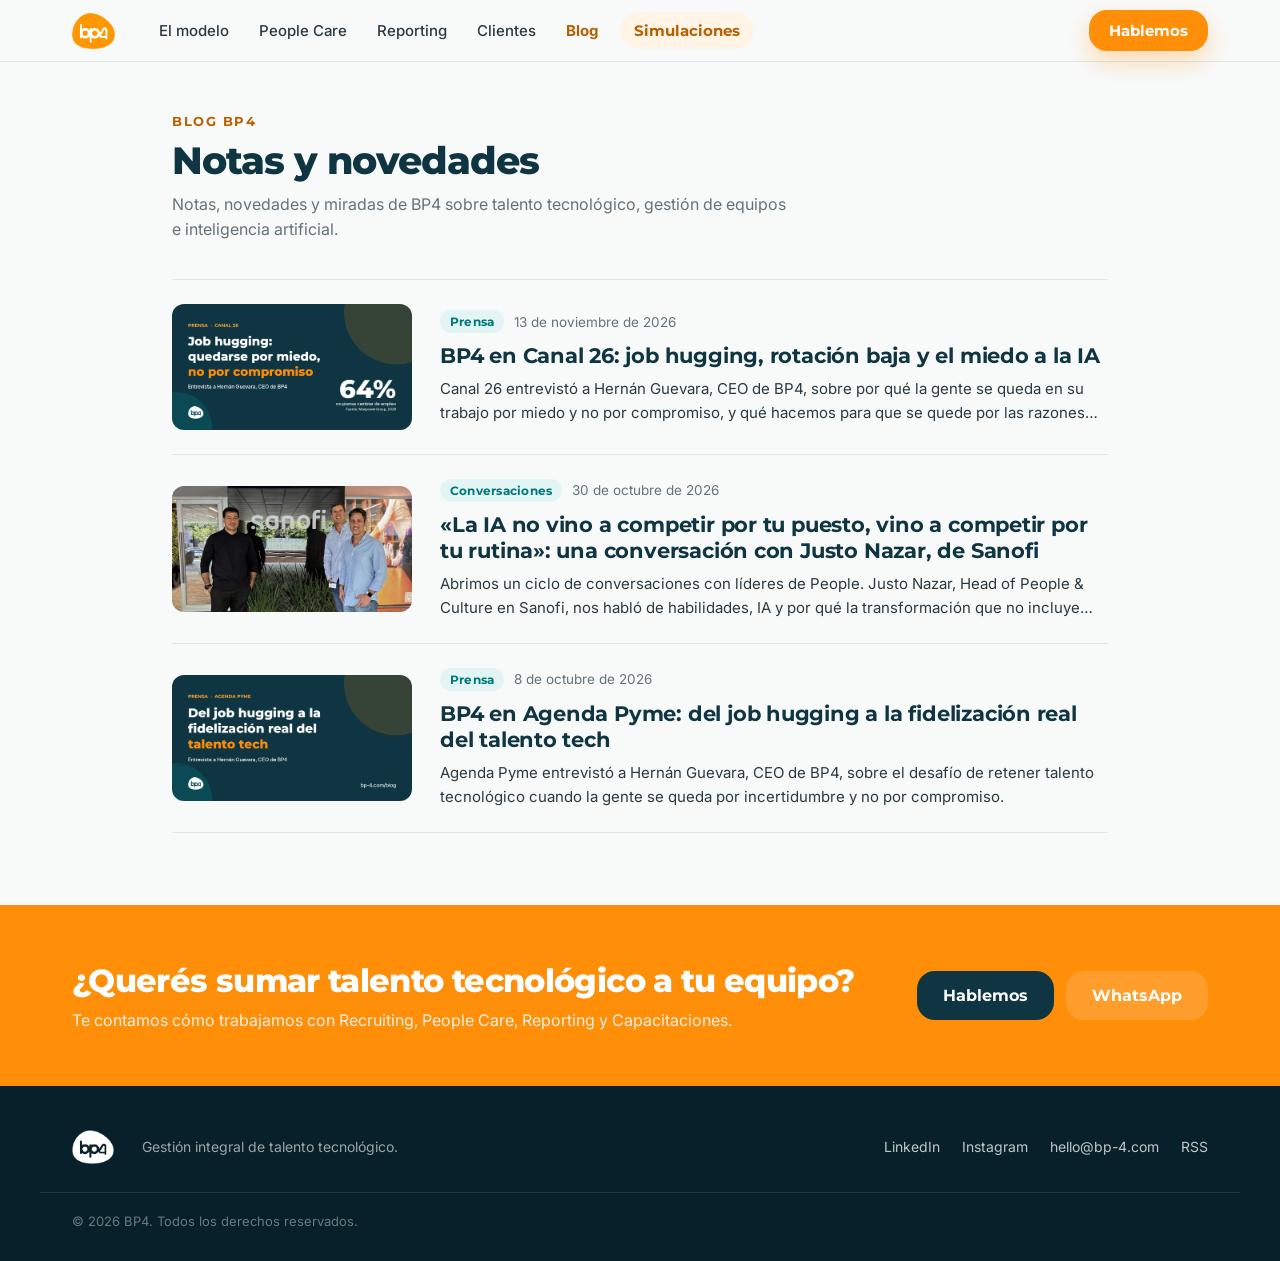
<file: blog/index.html>
<!DOCTYPE html>
<html lang="es-419">
<head>
<meta charset="utf-8" />
<meta name="viewport" content="width=device-width, initial-scale=1" />
<title>Blog — BP4</title>
<meta name="description" content="Notas, novedades y miradas de BP4 sobre talento tecnológico, gestión de equipos e inteligencia artificial." />
<link rel="canonical" href="https://bp-4.com/blog/" />
<meta property="og:title" content="Blog — BP4" />
<meta property="og:description" content="Notas, novedades y miradas de BP4 sobre talento tecnológico, gestión de equipos e inteligencia artificial." />
<meta property="og:url" content="https://bp-4.com/blog/" />
<meta property="og:type" content="website" />
<meta property="og:site_name" content="BP4" />
<meta property="og:locale" content="es_419" />
<meta property="og:image" content="https://bp-4.com/assets/photos/hero-team.png" />
<meta name="twitter:card" content="summary_large_image" />
<meta name="twitter:title" content="Blog — BP4" />
<meta name="twitter:description" content="Notas, novedades y miradas de BP4 sobre talento tecnológico, gestión de equipos e inteligencia artificial." />
<meta name="twitter:image" content="https://bp-4.com/assets/photos/hero-team.png" />
<link rel="alternate" type="application/rss+xml" title="Blog BP4" href="https://bp-4.com/blog/feed.xml" />
<link rel="icon" href="/favicon.ico" sizes="any" />
<link rel="icon" type="image/png" sizes="32x32" href="/favicon-32.png" />
<link rel="apple-touch-icon" href="/apple-touch-icon.png" />
<link rel="stylesheet" href="/_ds/bp4-design-system-74aeafca-6a8d-44c7-afc9-dea3e27f2c16/styles.css" />
<link rel="stylesheet" href="/blog/blog.css" />
</head>
<body>
<header class="b-header">
  <div class="b-wrap b-header-row">
    <a href="/" class="b-logo" aria-label="BP4 — inicio"><img src="/assets/logos/bp4-logo-orange.png" alt="bp4" width="43" height="36" /></a>
    <nav class="b-nav"><a href="/#modelo">El modelo</a><a href="/#people-care">People Care</a><a href="/#reporting">Reporting</a><a href="/#clientes">Clientes</a><a href="/blog/" aria-current="page">Blog</a><a href="/juegos/">Simulaciones</a></nav>
    <a class="b-btn" href="/#contacto">Hablemos</a>
  </div>
</header>
<main>
<section class="b-wrap b-intro">
  <span class="b-eyebrow">Blog BP4</span>
  <h1>Notas y novedades</h1>
  <p>Notas, novedades y miradas de BP4 sobre talento tecnológico, gestión de equipos e inteligencia artificial.</p>
</section>
<section class="b-wrap b-list">
<div class="b-rows"><a class="b-row" href="/blog/bp4-en-canal-26-job-hugging-rotacion/">
  <div class="b-row-img"><img src="/blog/img/canal26-job-hugging.png" alt="" loading="lazy" /></div><div class="b-row-body">
    <div class="b-meta"><span class="b-tag">Prensa</span><time datetime="2026-11-13">13 de noviembre de 2026</time></div>
    <h2>BP4 en Canal 26: job hugging, rotación baja y el miedo a la IA</h2>
    <p>Canal 26 entrevistó a Hernán Guevara, CEO de BP4, sobre por qué la gente se queda en su trabajo por miedo y no por compromiso, y qué hacemos para que se quede por las razones correctas.</p>
  </div>
</a>
<a class="b-row" href="/blog/conversacion-justo-nazar-sanofi/">
  <div class="b-row-img"><img src="/blog/img/justo-nazar-sanofi.jpg" alt="" loading="lazy" /></div><div class="b-row-body">
    <div class="b-meta"><span class="b-tag">Conversaciones</span><time datetime="2026-10-30">30 de octubre de 2026</time></div>
    <h2>«La IA no vino a competir por tu puesto, vino a competir por tu rutina»: una conversación con Justo Nazar, de Sanofi</h2>
    <p>Abrimos un ciclo de conversaciones con líderes de People. Justo Nazar, Head of People &amp; Culture en Sanofi, nos habló de habilidades, IA y por qué la transformación que no incluye solo desplaza.</p>
  </div>
</a>
<a class="b-row" href="/blog/bp4-en-agenda-pyme-job-hugging/">
  <div class="b-row-img"><img src="/blog/img/agenda-pyme-job-hugging.png" alt="" loading="lazy" /></div><div class="b-row-body">
    <div class="b-meta"><span class="b-tag">Prensa</span><time datetime="2026-10-08">8 de octubre de 2026</time></div>
    <h2>BP4 en Agenda Pyme: del job hugging a la fidelización real del talento tech</h2>
    <p>Agenda Pyme entrevistó a Hernán Guevara, CEO de BP4, sobre el desafío de retener talento tecnológico cuando la gente se queda por incertidumbre y no por compromiso.</p>
  </div>
</a></div>
</section>
</main>
<section class="b-cta">
  <div class="b-wrap b-cta-row">
    <div>
      <h2>¿Querés sumar talento tecnológico a tu equipo?</h2>
      <p>Te contamos cómo trabajamos con Recruiting, People Care, Reporting y Capacitaciones.</p>
    </div>
    <div class="b-cta-actions">
      <a class="b-btn b-btn-lg" href="/#contacto">Hablemos</a>
      <a class="b-btn b-btn-ghost b-btn-lg" href="https://wa.me/5491164812711?text=Hola,%20quisiera%20saber%20m%C3%A1s%20sobre%20ustedes" target="_blank" rel="noopener">WhatsApp</a>
    </div>
  </div>
</section>
<footer class="b-footer">
  <div class="b-wrap b-footer-row">
    <a href="/"><img src="/assets/logos/bp4-logo-white.png" alt="bp4" width="43" height="35" /></a>
    <p>Gestión integral de talento tecnológico.</p>
    <div class="b-footer-links">
      <a href="https://www.linkedin.com/company/bp4/" target="_blank" rel="noopener">LinkedIn</a>
      <a href="https://www.instagram.com/bp4.it/" target="_blank" rel="noopener">Instagram</a>
      <a href="mailto:hello@bp-4.com">hello@bp-4.com</a>
      <a href="/blog/feed.xml">RSS</a>
    </div>
  </div>
  <div class="b-wrap b-legal">© 2026 BP4. Todos los derechos reservados.</div>
</footer>
</body>
</html>
</file>
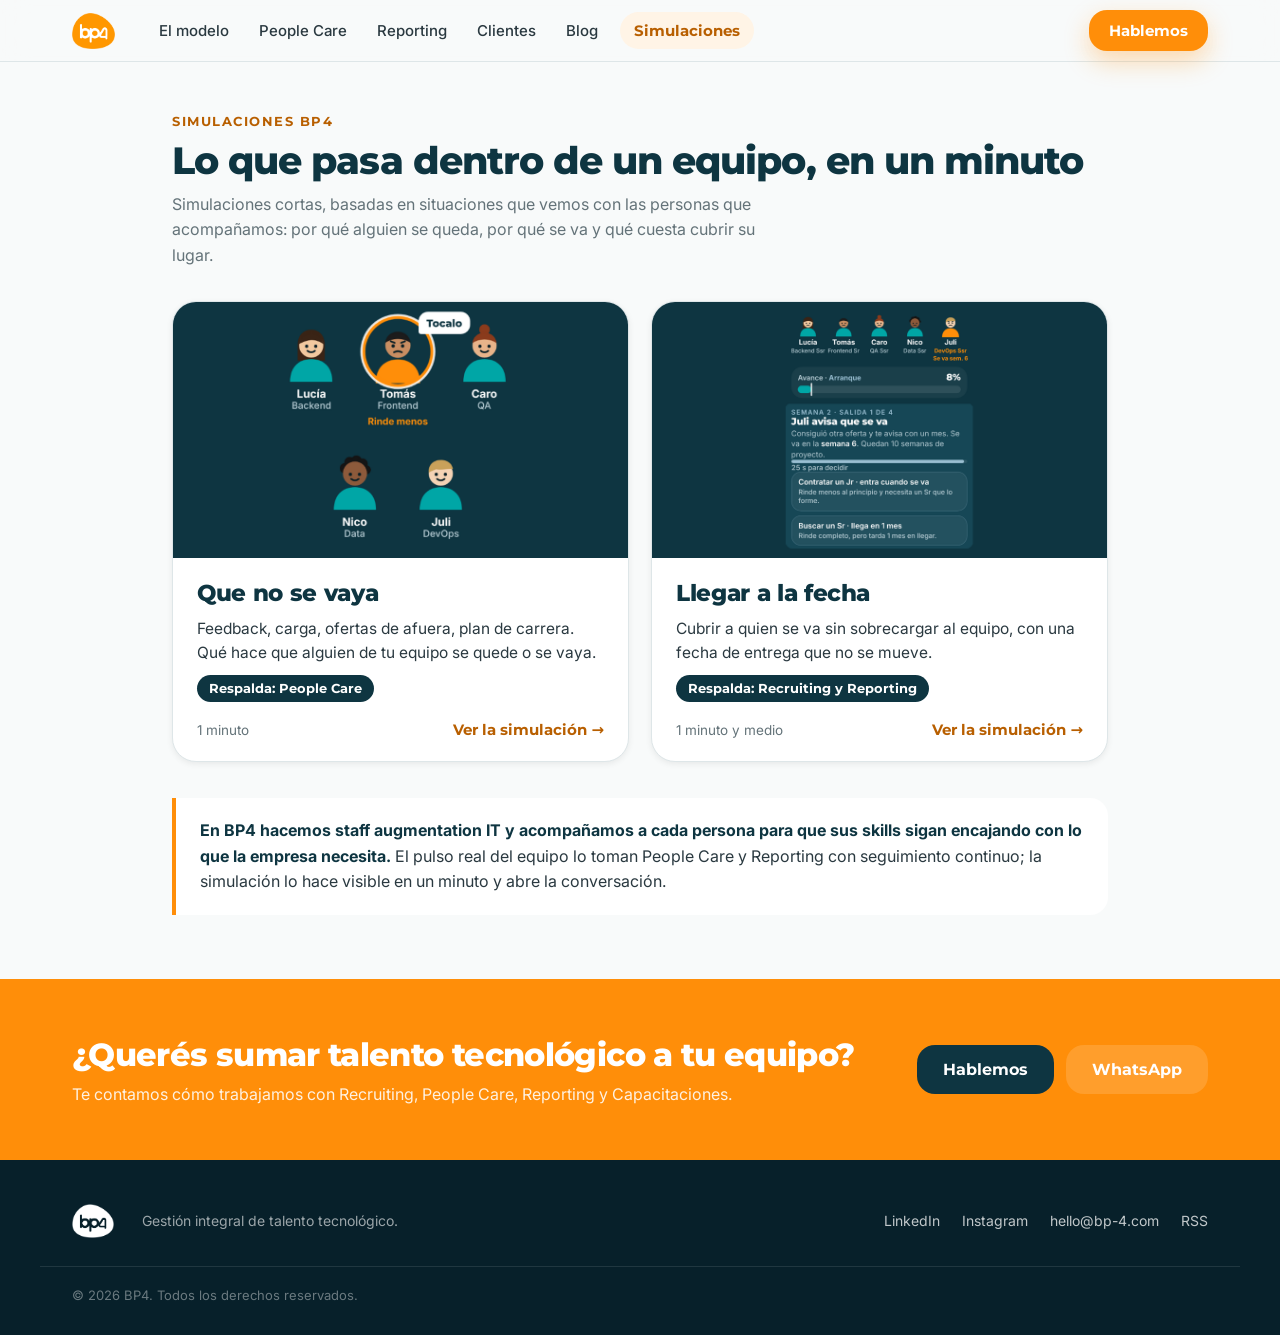
<file: juegos/index.html>
<!DOCTYPE html>
<html lang="es-419">
<head>
<meta charset="utf-8" />
<meta name="viewport" content="width=device-width, initial-scale=1" />
<title>Simulaciones — BP4</title>
<meta name="description" content="Simulaciones cortas, basadas en situaciones que vemos con las personas que acompañamos: por qué alguien se queda, por qué se va y qué cuesta cubrir su lugar." />
<link rel="canonical" href="https://bp-4.com/juegos/" />
<meta property="og:title" content="Simulaciones — BP4" />
<meta property="og:description" content="Simulaciones cortas, basadas en situaciones que vemos con las personas que acompañamos: por qué alguien se queda, por qué se va y qué cuesta cubrir su lugar." />
<meta property="og:url" content="https://bp-4.com/juegos/" />
<meta property="og:type" content="website" />
<meta property="og:site_name" content="BP4" />
<meta property="og:locale" content="es_419" />
<meta property="og:image" content="https://bp-4.com/assets/photos/hero-team.png" />
<meta name="twitter:card" content="summary_large_image" />
<meta name="twitter:title" content="Simulaciones — BP4" />
<meta name="twitter:description" content="Simulaciones cortas, basadas en situaciones que vemos con las personas que acompañamos: por qué alguien se queda, por qué se va y qué cuesta cubrir su lugar." />
<meta name="twitter:image" content="https://bp-4.com/assets/photos/hero-team.png" />
<link rel="alternate" type="application/rss+xml" title="Blog BP4" href="https://bp-4.com/blog/feed.xml" />
<link rel="icon" href="/favicon.ico" sizes="any" />
<link rel="icon" type="image/png" sizes="32x32" href="/favicon-32.png" />
<link rel="apple-touch-icon" href="/apple-touch-icon.png" />
<link rel="stylesheet" href="/_ds/bp4-design-system-74aeafca-6a8d-44c7-afc9-dea3e27f2c16/styles.css" />
<link rel="stylesheet" href="/blog/blog.css" />
</head>
<body>
<header class="b-header">
  <div class="b-wrap b-header-row">
    <a href="/" class="b-logo" aria-label="BP4 — inicio"><img src="/assets/logos/bp4-logo-orange.png" alt="bp4" width="43" height="36" /></a>
    <nav class="b-nav"><a href="/#modelo">El modelo</a><a href="/#people-care">People Care</a><a href="/#reporting">Reporting</a><a href="/#clientes">Clientes</a><a href="/blog/">Blog</a><a href="/juegos/" aria-current="page">Simulaciones</a></nav>
    <a class="b-btn" href="/#contacto">Hablemos</a>
  </div>
</header>
<main>
<section class="b-wrap b-intro s-intro">
  <span class="b-eyebrow">Simulaciones BP4</span>
  <h1>Lo que pasa dentro de un equipo, en un minuto</h1>
  <p>Simulaciones cortas, basadas en situaciones que vemos con las personas que acompañamos: por qué alguien se queda, por qué se va y qué cuesta cubrir su lugar.</p>
</section>
<section class="b-wrap s-lista">
<a class="s-card" href="/juegos/que-no-se-vaya/">
  <div class="s-img"><img src="/juegos/img/que-no-se-vaya.png" alt="" loading="lazy" /></div>
  <div class="s-body">
    <h2>Que no se vaya</h2>
    <p>Feedback, carga, ofertas de afuera, plan de carrera. Qué hace que alguien de tu equipo se quede o se vaya.</p>
    <span class="s-chip">Respalda: People Care</span>
    <div class="s-pie"><span class="s-dura">1 minuto</span><span class="s-ver">Ver la simulación →</span></div>
  </div>
</a>
<a class="s-card" href="/juegos/llegar-a-la-fecha/">
  <div class="s-img"><img src="/juegos/img/llegar-a-la-fecha.png" alt="" loading="lazy" /></div>
  <div class="s-body">
    <h2>Llegar a la fecha</h2>
    <p>Cubrir a quien se va sin sobrecargar al equipo, con una fecha de entrega que no se mueve.</p>
    <span class="s-chip">Respalda: Recruiting y Reporting</span>
    <div class="s-pie"><span class="s-dura">1 minuto y medio</span><span class="s-ver">Ver la simulación →</span></div>
  </div>
</a>
</section>
<section class="b-wrap s-ancla">
  <p><b>En BP4 hacemos staff augmentation IT y acompañamos a cada persona para que sus skills sigan encajando con lo que la empresa necesita.</b>
  El pulso real del equipo lo toman People Care y Reporting con seguimiento continuo; la simulación lo hace visible en un minuto y abre la conversación.</p>
</section>
</main>
<section class="b-cta">
  <div class="b-wrap b-cta-row">
    <div>
      <h2>¿Querés sumar talento tecnológico a tu equipo?</h2>
      <p>Te contamos cómo trabajamos con Recruiting, People Care, Reporting y Capacitaciones.</p>
    </div>
    <div class="b-cta-actions">
      <a class="b-btn b-btn-lg" href="/#contacto">Hablemos</a>
      <a class="b-btn b-btn-ghost b-btn-lg" href="https://wa.me/5491164812711?text=Hola,%20quisiera%20saber%20m%C3%A1s%20sobre%20ustedes" target="_blank" rel="noopener">WhatsApp</a>
    </div>
  </div>
</section>
<footer class="b-footer">
  <div class="b-wrap b-footer-row">
    <a href="/"><img src="/assets/logos/bp4-logo-white.png" alt="bp4" width="43" height="35" /></a>
    <p>Gestión integral de talento tecnológico.</p>
    <div class="b-footer-links">
      <a href="https://www.linkedin.com/company/bp4/" target="_blank" rel="noopener">LinkedIn</a>
      <a href="https://www.instagram.com/bp4.it/" target="_blank" rel="noopener">Instagram</a>
      <a href="mailto:hello@bp-4.com">hello@bp-4.com</a>
      <a href="/blog/feed.xml">RSS</a>
    </div>
  </div>
  <div class="b-wrap b-legal">© 2026 BP4. Todos los derechos reservados.</div>
</footer>
</body>
</html>
</file>
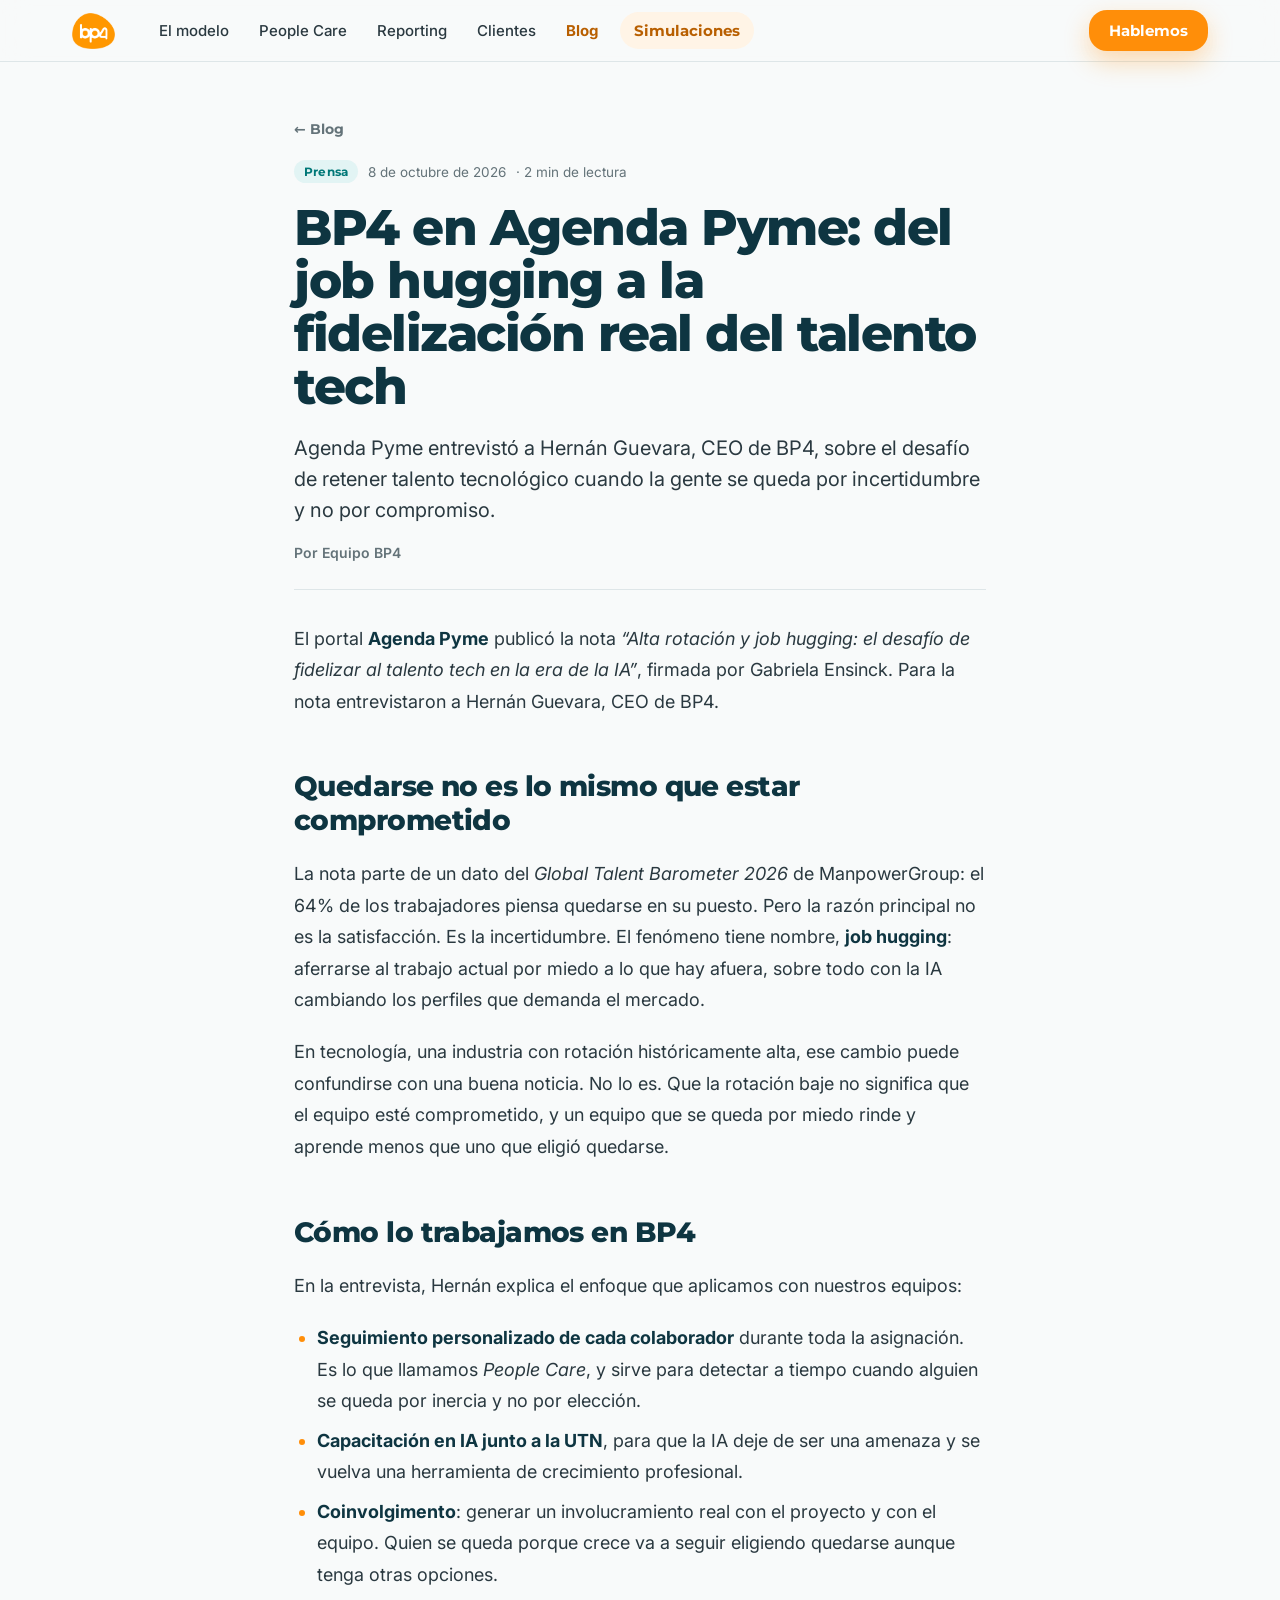
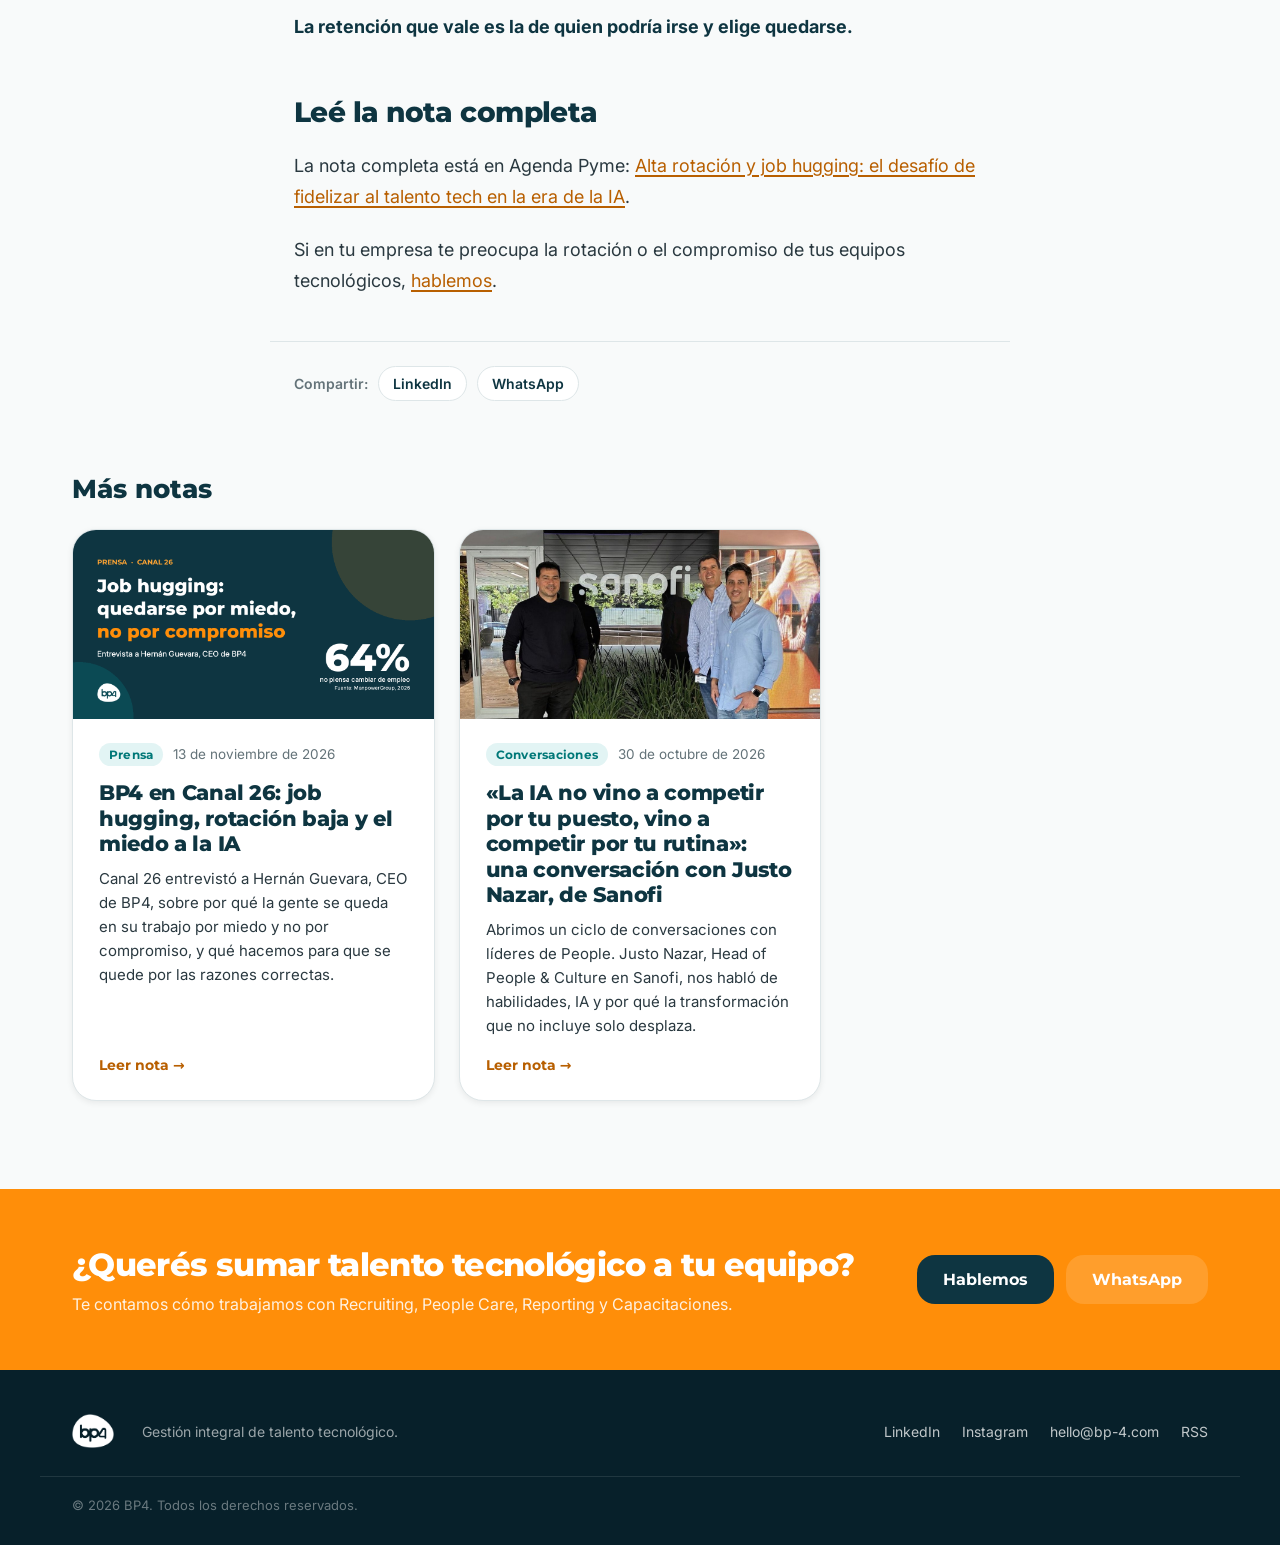
<file: blog/bp4-en-agenda-pyme-job-hugging/index.html>
<!DOCTYPE html>
<html lang="es-419">
<head>
<meta charset="utf-8" />
<meta name="viewport" content="width=device-width, initial-scale=1" />
<title>BP4 en Agenda Pyme: del job hugging a la fidelización real del talento tech — Blog BP4</title>
<meta name="description" content="Agenda Pyme entrevistó a Hernán Guevara, CEO de BP4, sobre el desafío de retener talento tecnológico cuando la gente se queda por incertidumbre y no por compromiso." />
<link rel="canonical" href="https://bp-4.com/blog/bp4-en-agenda-pyme-job-hugging/" />
<meta property="og:title" content="BP4 en Agenda Pyme: del job hugging a la fidelización real del talento tech — Blog BP4" />
<meta property="og:description" content="Agenda Pyme entrevistó a Hernán Guevara, CEO de BP4, sobre el desafío de retener talento tecnológico cuando la gente se queda por incertidumbre y no por compromiso." />
<meta property="og:url" content="https://bp-4.com/blog/bp4-en-agenda-pyme-job-hugging/" />
<meta property="og:type" content="article" />
<meta property="og:site_name" content="BP4" />
<meta property="og:locale" content="es_419" />
<meta property="og:image" content="https://bp-4.com/blog/img/agenda-pyme-job-hugging.png" />
<meta name="twitter:card" content="summary_large_image" />
<meta name="twitter:title" content="BP4 en Agenda Pyme: del job hugging a la fidelización real del talento tech — Blog BP4" />
<meta name="twitter:description" content="Agenda Pyme entrevistó a Hernán Guevara, CEO de BP4, sobre el desafío de retener talento tecnológico cuando la gente se queda por incertidumbre y no por compromiso." />
<meta name="twitter:image" content="https://bp-4.com/blog/img/agenda-pyme-job-hugging.png" />
<link rel="alternate" type="application/rss+xml" title="Blog BP4" href="https://bp-4.com/blog/feed.xml" />
<link rel="icon" href="/favicon.ico" sizes="any" />
<link rel="icon" type="image/png" sizes="32x32" href="/favicon-32.png" />
<link rel="apple-touch-icon" href="/apple-touch-icon.png" />
<link rel="stylesheet" href="/_ds/bp4-design-system-74aeafca-6a8d-44c7-afc9-dea3e27f2c16/styles.css" />
<link rel="stylesheet" href="/blog/blog.css" />
<meta property="article:published_time" content="2026-10-08" />
<script type="application/ld+json">{"@context": "https://schema.org", "@type": "BlogPosting", "headline": "BP4 en Agenda Pyme: del job hugging a la fidelización real del talento tech", "description": "Agenda Pyme entrevistó a Hernán Guevara, CEO de BP4, sobre el desafío de retener talento tecnológico cuando la gente se queda por incertidumbre y no por compromiso.", "datePublished": "2026-10-08", "dateModified": "2026-10-08", "author": {"@type": "Organization", "name": "Equipo BP4"}, "publisher": {"@type": "Organization", "name": "BP4", "url": "https://bp-4.com/", "logo": {"@type": "ImageObject", "url": "https://bp-4.com/assets/logos/bp4-logo-orange.png"}}, "image": "https://bp-4.com/blog/img/agenda-pyme-job-hugging.png", "mainEntityOfPage": "https://bp-4.com/blog/bp4-en-agenda-pyme-job-hugging/", "inLanguage": "es-419"}</script>
</head>
<body>
<header class="b-header">
  <div class="b-wrap b-header-row">
    <a href="/" class="b-logo" aria-label="BP4 — inicio"><img src="/assets/logos/bp4-logo-orange.png" alt="bp4" width="43" height="36" /></a>
    <nav class="b-nav"><a href="/#modelo">El modelo</a><a href="/#people-care">People Care</a><a href="/#reporting">Reporting</a><a href="/#clientes">Clientes</a><a href="/blog/" aria-current="page">Blog</a><a href="/juegos/">Simulaciones</a></nav>
    <a class="b-btn" href="/#contacto">Hablemos</a>
  </div>
</header>
<main>

<article class="b-article">
  <div class="b-article-head">
    <a class="b-back" href="/blog/">← Blog</a>
    <div class="b-meta"><span class="b-tag">Prensa</span><time datetime="2026-10-08">8 de octubre de 2026</time><span>· 2 min de lectura</span></div>
    <h1>BP4 en Agenda Pyme: del job hugging a la fidelización real del talento tech</h1>
    <p class="b-lead">Agenda Pyme entrevistó a Hernán Guevara, CEO de BP4, sobre el desafío de retener talento tecnológico cuando la gente se queda por incertidumbre y no por compromiso.</p>
    <div class="b-byline">Por Equipo BP4</div>
  </div>
  
  <div class="b-prose">
<p>El portal <strong>Agenda Pyme</strong> publicó la nota <em>&ldquo;Alta rotación y job hugging: el desafío de fidelizar al talento tech en la era de la IA&rdquo;</em>, firmada por Gabriela Ensinck. Para la nota entrevistaron a Hernán Guevara, CEO de BP4.</p>
<h2>Quedarse no es lo mismo que estar comprometido</h2>
<p>La nota parte de un dato del <em>Global Talent Barometer 2026</em> de ManpowerGroup: el 64% de los trabajadores piensa quedarse en su puesto. Pero la razón principal no es la satisfacción. Es la incertidumbre. El fenómeno tiene nombre, <strong>job hugging</strong>: aferrarse al trabajo actual por miedo a lo que hay afuera, sobre todo con la IA cambiando los perfiles que demanda el mercado.</p>
<p>En tecnología, una industria con rotación históricamente alta, ese cambio puede confundirse con una buena noticia. No lo es. Que la rotación baje no significa que el equipo esté comprometido, y un equipo que se queda por miedo rinde y aprende menos que uno que eligió quedarse.</p>
<h2>Cómo lo trabajamos en BP4</h2>
<p>En la entrevista, Hernán explica el enfoque que aplicamos con nuestros equipos:</p>
<ul>
<li><strong>Seguimiento personalizado de cada colaborador</strong> durante toda la asignación. Es lo que llamamos <em>People Care</em>, y sirve para detectar a tiempo cuando alguien se queda por inercia y no por elección.</li>
<li><strong>Capacitación en IA junto a la UTN</strong>, para que la IA deje de ser una amenaza y se vuelva una herramienta de crecimiento profesional.</li>
<li><strong>Coinvolgimento</strong>: generar un involucramiento real con el proyecto y con el equipo. Quien se queda porque crece va a seguir eligiendo quedarse aunque tenga otras opciones.</li>
</ul>
<p><strong>La retención que vale es la de quien podría irse y elige quedarse.</strong></p>
<h2>Leé la nota completa</h2>
<p>La nota completa está en Agenda Pyme: <a href="https://agendapyme.com.ar/2026/09/15/de-la-rotacion-al-job-hugging-el-desafio-de-fidelizar-al-talento-tech-en-la-era-de-la-ia/">Alta rotación y job hugging: el desafío de fidelizar al talento tech en la era de la IA</a>.</p>
<p>Si en tu empresa te preocupa la rotación o el compromiso de tus equipos tecnológicos, <a href="/#contacto">hablemos</a>.</p>
  </div>
  <div class="b-share">
    <span>Compartir:</span>
    <a href="https://www.linkedin.com/sharing/share-offsite/?url=https://bp-4.com/blog/bp4-en-agenda-pyme-job-hugging/" target="_blank" rel="noopener">LinkedIn</a>
    <a href="https://wa.me/?text=BP4 en Agenda Pyme: del job hugging a la fidelización real del talento tech%20https://bp-4.com/blog/bp4-en-agenda-pyme-job-hugging/" target="_blank" rel="noopener">WhatsApp</a>
  </div>
</article>
<section class="b-wrap b-related"><h2>Más notas</h2><div class="b-grid"><a class="b-card has-img" href="/blog/bp4-en-canal-26-job-hugging-rotacion/">
  <div class="b-card-img"><img src="/blog/img/canal26-job-hugging.png" alt="" loading="lazy" /></div><div class="b-card-body">
    <div class="b-meta"><span class="b-tag">Prensa</span><time datetime="2026-11-13">13 de noviembre de 2026</time></div>
    <h2>BP4 en Canal 26: job hugging, rotación baja y el miedo a la IA</h2>
    <p>Canal 26 entrevistó a Hernán Guevara, CEO de BP4, sobre por qué la gente se queda en su trabajo por miedo y no por compromiso, y qué hacemos para que se quede por las razones correctas.</p>
    <span class="b-more">Leer nota →</span>
  </div>
</a>
<a class="b-card has-img" href="/blog/conversacion-justo-nazar-sanofi/">
  <div class="b-card-img"><img src="/blog/img/justo-nazar-sanofi.jpg" alt="" loading="lazy" /></div><div class="b-card-body">
    <div class="b-meta"><span class="b-tag">Conversaciones</span><time datetime="2026-10-30">30 de octubre de 2026</time></div>
    <h2>«La IA no vino a competir por tu puesto, vino a competir por tu rutina»: una conversación con Justo Nazar, de Sanofi</h2>
    <p>Abrimos un ciclo de conversaciones con líderes de People. Justo Nazar, Head of People &amp; Culture en Sanofi, nos habló de habilidades, IA y por qué la transformación que no incluye solo desplaza.</p>
    <span class="b-more">Leer nota →</span>
  </div>
</a></div></section>
</main>
<section class="b-cta">
  <div class="b-wrap b-cta-row">
    <div>
      <h2>¿Querés sumar talento tecnológico a tu equipo?</h2>
      <p>Te contamos cómo trabajamos con Recruiting, People Care, Reporting y Capacitaciones.</p>
    </div>
    <div class="b-cta-actions">
      <a class="b-btn b-btn-lg" href="/#contacto">Hablemos</a>
      <a class="b-btn b-btn-ghost b-btn-lg" href="https://wa.me/5491164812711?text=Hola,%20quisiera%20saber%20m%C3%A1s%20sobre%20ustedes" target="_blank" rel="noopener">WhatsApp</a>
    </div>
  </div>
</section>
<footer class="b-footer">
  <div class="b-wrap b-footer-row">
    <a href="/"><img src="/assets/logos/bp4-logo-white.png" alt="bp4" width="43" height="35" /></a>
    <p>Gestión integral de talento tecnológico.</p>
    <div class="b-footer-links">
      <a href="https://www.linkedin.com/company/bp4/" target="_blank" rel="noopener">LinkedIn</a>
      <a href="https://www.instagram.com/bp4.it/" target="_blank" rel="noopener">Instagram</a>
      <a href="mailto:hello@bp-4.com">hello@bp-4.com</a>
      <a href="/blog/feed.xml">RSS</a>
    </div>
  </div>
  <div class="b-wrap b-legal">© 2026 BP4. Todos los derechos reservados.</div>
</footer>
</body>
</html>
</file>
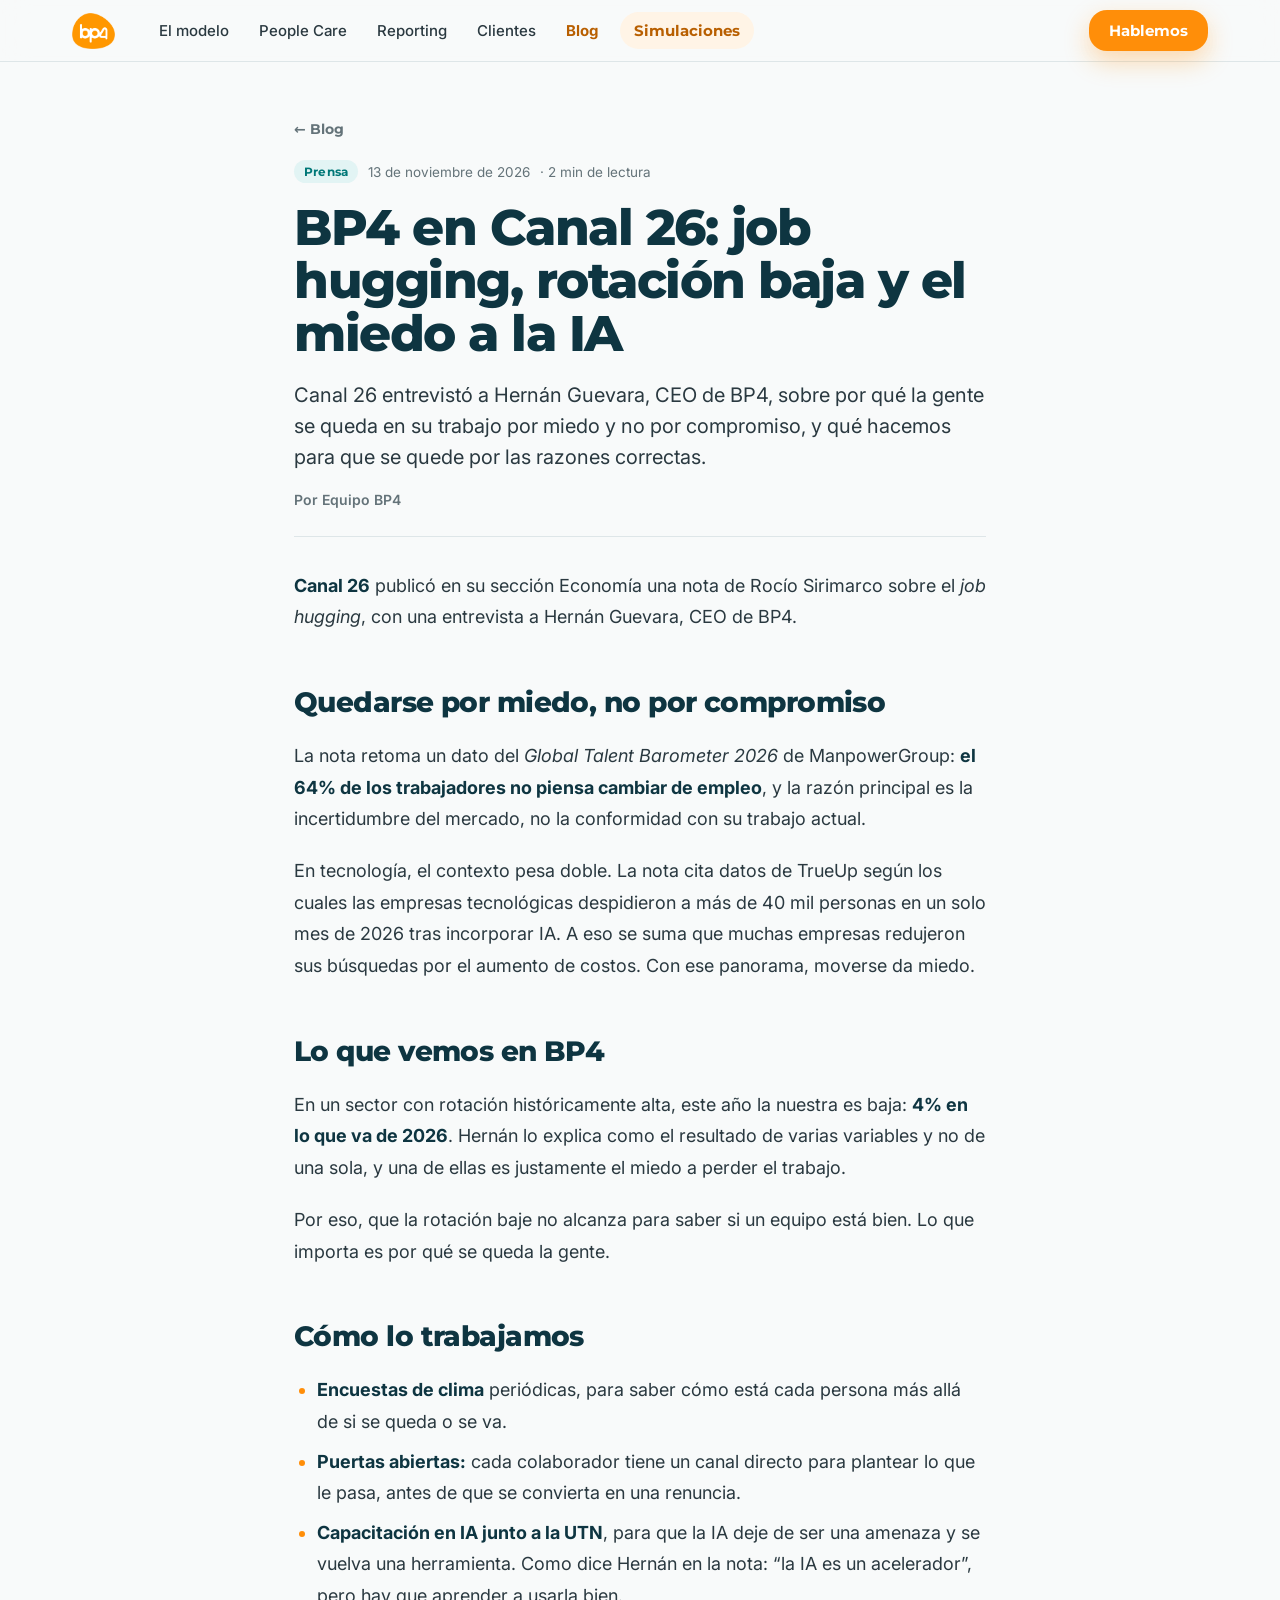
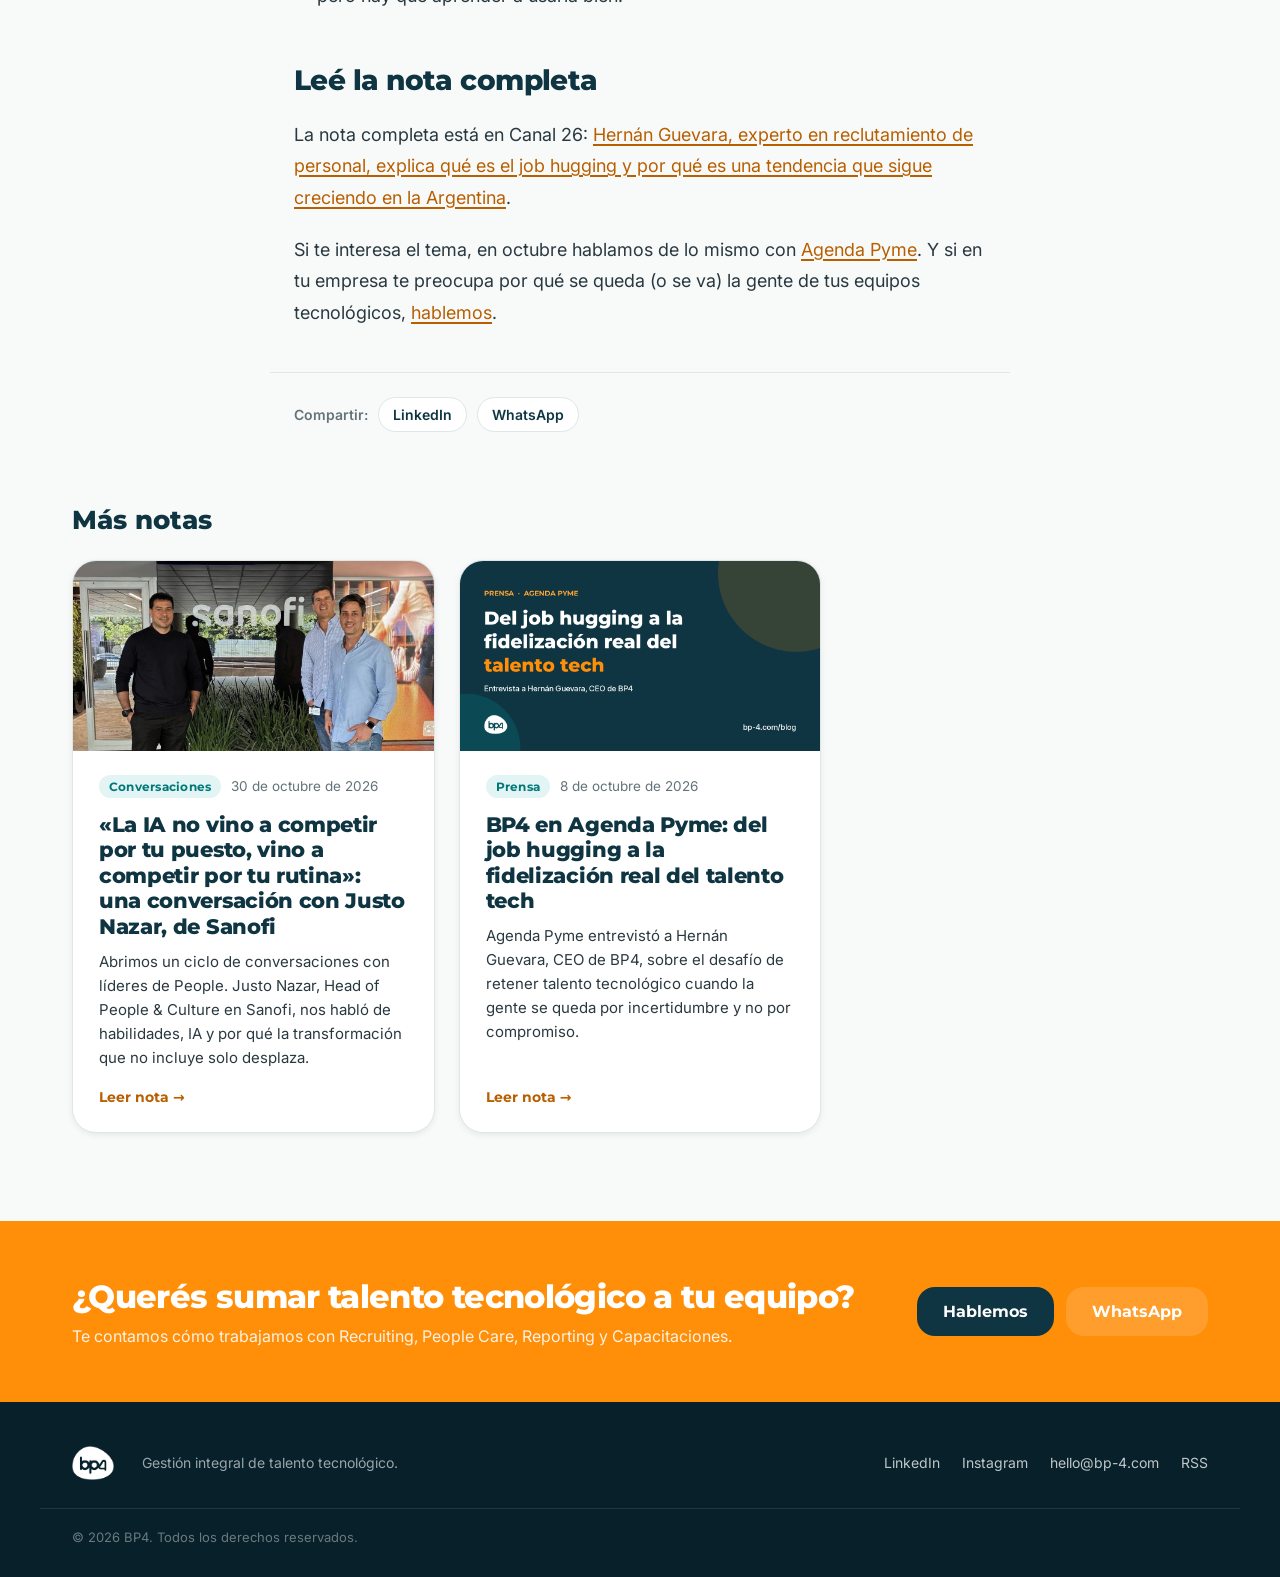
<file: blog/bp4-en-canal-26-job-hugging-rotacion/index.html>
<!DOCTYPE html>
<html lang="es-419">
<head>
<meta charset="utf-8" />
<meta name="viewport" content="width=device-width, initial-scale=1" />
<title>BP4 en Canal 26: job hugging, rotación baja y el miedo a la IA — Blog BP4</title>
<meta name="description" content="Canal 26 entrevistó a Hernán Guevara, CEO de BP4, sobre por qué la gente se queda en su trabajo por miedo y no por compromiso, y qué hacemos para que se quede por las razones correctas." />
<link rel="canonical" href="https://bp-4.com/blog/bp4-en-canal-26-job-hugging-rotacion/" />
<meta property="og:title" content="BP4 en Canal 26: job hugging, rotación baja y el miedo a la IA — Blog BP4" />
<meta property="og:description" content="Canal 26 entrevistó a Hernán Guevara, CEO de BP4, sobre por qué la gente se queda en su trabajo por miedo y no por compromiso, y qué hacemos para que se quede por las razones correctas." />
<meta property="og:url" content="https://bp-4.com/blog/bp4-en-canal-26-job-hugging-rotacion/" />
<meta property="og:type" content="article" />
<meta property="og:site_name" content="BP4" />
<meta property="og:locale" content="es_419" />
<meta property="og:image" content="https://bp-4.com/blog/img/canal26-job-hugging.png" />
<meta name="twitter:card" content="summary_large_image" />
<meta name="twitter:title" content="BP4 en Canal 26: job hugging, rotación baja y el miedo a la IA — Blog BP4" />
<meta name="twitter:description" content="Canal 26 entrevistó a Hernán Guevara, CEO de BP4, sobre por qué la gente se queda en su trabajo por miedo y no por compromiso, y qué hacemos para que se quede por las razones correctas." />
<meta name="twitter:image" content="https://bp-4.com/blog/img/canal26-job-hugging.png" />
<link rel="alternate" type="application/rss+xml" title="Blog BP4" href="https://bp-4.com/blog/feed.xml" />
<link rel="icon" href="/favicon.ico" sizes="any" />
<link rel="icon" type="image/png" sizes="32x32" href="/favicon-32.png" />
<link rel="apple-touch-icon" href="/apple-touch-icon.png" />
<link rel="stylesheet" href="/_ds/bp4-design-system-74aeafca-6a8d-44c7-afc9-dea3e27f2c16/styles.css" />
<link rel="stylesheet" href="/blog/blog.css" />
<meta property="article:published_time" content="2026-11-13" />
<script type="application/ld+json">{"@context": "https://schema.org", "@type": "BlogPosting", "headline": "BP4 en Canal 26: job hugging, rotación baja y el miedo a la IA", "description": "Canal 26 entrevistó a Hernán Guevara, CEO de BP4, sobre por qué la gente se queda en su trabajo por miedo y no por compromiso, y qué hacemos para que se quede por las razones correctas.", "datePublished": "2026-11-13", "dateModified": "2026-11-13", "author": {"@type": "Organization", "name": "Equipo BP4"}, "publisher": {"@type": "Organization", "name": "BP4", "url": "https://bp-4.com/", "logo": {"@type": "ImageObject", "url": "https://bp-4.com/assets/logos/bp4-logo-orange.png"}}, "image": "https://bp-4.com/blog/img/canal26-job-hugging.png", "mainEntityOfPage": "https://bp-4.com/blog/bp4-en-canal-26-job-hugging-rotacion/", "inLanguage": "es-419"}</script>
</head>
<body>
<header class="b-header">
  <div class="b-wrap b-header-row">
    <a href="/" class="b-logo" aria-label="BP4 — inicio"><img src="/assets/logos/bp4-logo-orange.png" alt="bp4" width="43" height="36" /></a>
    <nav class="b-nav"><a href="/#modelo">El modelo</a><a href="/#people-care">People Care</a><a href="/#reporting">Reporting</a><a href="/#clientes">Clientes</a><a href="/blog/" aria-current="page">Blog</a><a href="/juegos/">Simulaciones</a></nav>
    <a class="b-btn" href="/#contacto">Hablemos</a>
  </div>
</header>
<main>

<article class="b-article">
  <div class="b-article-head">
    <a class="b-back" href="/blog/">← Blog</a>
    <div class="b-meta"><span class="b-tag">Prensa</span><time datetime="2026-11-13">13 de noviembre de 2026</time><span>· 2 min de lectura</span></div>
    <h1>BP4 en Canal 26: job hugging, rotación baja y el miedo a la IA</h1>
    <p class="b-lead">Canal 26 entrevistó a Hernán Guevara, CEO de BP4, sobre por qué la gente se queda en su trabajo por miedo y no por compromiso, y qué hacemos para que se quede por las razones correctas.</p>
    <div class="b-byline">Por Equipo BP4</div>
  </div>
  
  <div class="b-prose">
<p><strong>Canal 26</strong> publicó en su sección Economía una nota de Rocío Sirimarco sobre el <em>job hugging</em>, con una entrevista a Hernán Guevara, CEO de BP4.</p>
<h2>Quedarse por miedo, no por compromiso</h2>
<p>La nota retoma un dato del <em>Global Talent Barometer 2026</em> de ManpowerGroup: <strong>el 64% de los trabajadores no piensa cambiar de empleo</strong>, y la razón principal es la incertidumbre del mercado, no la conformidad con su trabajo actual.</p>
<p>En tecnología, el contexto pesa doble. La nota cita datos de TrueUp según los cuales las empresas tecnológicas despidieron a más de 40 mil personas en un solo mes de 2026 tras incorporar IA. A eso se suma que muchas empresas redujeron sus búsquedas por el aumento de costos. Con ese panorama, moverse da miedo.</p>
<h2>Lo que vemos en BP4</h2>
<p>En un sector con rotación históricamente alta, este año la nuestra es baja: <strong>4% en lo que va de 2026</strong>. Hernán lo explica como el resultado de varias variables y no de una sola, y una de ellas es justamente el miedo a perder el trabajo.</p>
<p>Por eso, que la rotación baje no alcanza para saber si un equipo está bien. Lo que importa es por qué se queda la gente.</p>
<h2>Cómo lo trabajamos</h2>
<ul>
<li><strong>Encuestas de clima</strong> periódicas, para saber cómo está cada persona más allá de si se queda o se va.</li>
<li><strong>Puertas abiertas:</strong> cada colaborador tiene un canal directo para plantear lo que le pasa, antes de que se convierta en una renuncia.</li>
<li><strong>Capacitación en IA junto a la UTN</strong>, para que la IA deje de ser una amenaza y se vuelva una herramienta. Como dice Hernán en la nota: &ldquo;la IA es un acelerador&rdquo;, pero hay que aprender a usarla bien.</li>
</ul>
<h2>Leé la nota completa</h2>
<p>La nota completa está en Canal 26: <a href="https://www.canal26.com/economia/2026/11/13/hernan-guevara-experto-en-reclutamiento-de-personal-explica-que-es-el-job-hugging-y-por-que-es-una-tendencia-que-sigue-creciendo-en-la-argentina/">Hernán Guevara, experto en reclutamiento de personal, explica qué es el job hugging y por qué es una tendencia que sigue creciendo en la Argentina</a>.</p>
<p>Si te interesa el tema, en octubre hablamos de lo mismo con <a href="/blog/bp4-en-agenda-pyme-job-hugging/">Agenda Pyme</a>. Y si en tu empresa te preocupa por qué se queda (o se va) la gente de tus equipos tecnológicos, <a href="/#contacto">hablemos</a>.</p>
  </div>
  <div class="b-share">
    <span>Compartir:</span>
    <a href="https://www.linkedin.com/sharing/share-offsite/?url=https://bp-4.com/blog/bp4-en-canal-26-job-hugging-rotacion/" target="_blank" rel="noopener">LinkedIn</a>
    <a href="https://wa.me/?text=BP4 en Canal 26: job hugging, rotación baja y el miedo a la IA%20https://bp-4.com/blog/bp4-en-canal-26-job-hugging-rotacion/" target="_blank" rel="noopener">WhatsApp</a>
  </div>
</article>
<section class="b-wrap b-related"><h2>Más notas</h2><div class="b-grid"><a class="b-card has-img" href="/blog/conversacion-justo-nazar-sanofi/">
  <div class="b-card-img"><img src="/blog/img/justo-nazar-sanofi.jpg" alt="" loading="lazy" /></div><div class="b-card-body">
    <div class="b-meta"><span class="b-tag">Conversaciones</span><time datetime="2026-10-30">30 de octubre de 2026</time></div>
    <h2>«La IA no vino a competir por tu puesto, vino a competir por tu rutina»: una conversación con Justo Nazar, de Sanofi</h2>
    <p>Abrimos un ciclo de conversaciones con líderes de People. Justo Nazar, Head of People &amp; Culture en Sanofi, nos habló de habilidades, IA y por qué la transformación que no incluye solo desplaza.</p>
    <span class="b-more">Leer nota →</span>
  </div>
</a>
<a class="b-card has-img" href="/blog/bp4-en-agenda-pyme-job-hugging/">
  <div class="b-card-img"><img src="/blog/img/agenda-pyme-job-hugging.png" alt="" loading="lazy" /></div><div class="b-card-body">
    <div class="b-meta"><span class="b-tag">Prensa</span><time datetime="2026-10-08">8 de octubre de 2026</time></div>
    <h2>BP4 en Agenda Pyme: del job hugging a la fidelización real del talento tech</h2>
    <p>Agenda Pyme entrevistó a Hernán Guevara, CEO de BP4, sobre el desafío de retener talento tecnológico cuando la gente se queda por incertidumbre y no por compromiso.</p>
    <span class="b-more">Leer nota →</span>
  </div>
</a></div></section>
</main>
<section class="b-cta">
  <div class="b-wrap b-cta-row">
    <div>
      <h2>¿Querés sumar talento tecnológico a tu equipo?</h2>
      <p>Te contamos cómo trabajamos con Recruiting, People Care, Reporting y Capacitaciones.</p>
    </div>
    <div class="b-cta-actions">
      <a class="b-btn b-btn-lg" href="/#contacto">Hablemos</a>
      <a class="b-btn b-btn-ghost b-btn-lg" href="https://wa.me/5491164812711?text=Hola,%20quisiera%20saber%20m%C3%A1s%20sobre%20ustedes" target="_blank" rel="noopener">WhatsApp</a>
    </div>
  </div>
</section>
<footer class="b-footer">
  <div class="b-wrap b-footer-row">
    <a href="/"><img src="/assets/logos/bp4-logo-white.png" alt="bp4" width="43" height="35" /></a>
    <p>Gestión integral de talento tecnológico.</p>
    <div class="b-footer-links">
      <a href="https://www.linkedin.com/company/bp4/" target="_blank" rel="noopener">LinkedIn</a>
      <a href="https://www.instagram.com/bp4.it/" target="_blank" rel="noopener">Instagram</a>
      <a href="mailto:hello@bp-4.com">hello@bp-4.com</a>
      <a href="/blog/feed.xml">RSS</a>
    </div>
  </div>
  <div class="b-wrap b-legal">© 2026 BP4. Todos los derechos reservados.</div>
</footer>
</body>
</html>
</file>
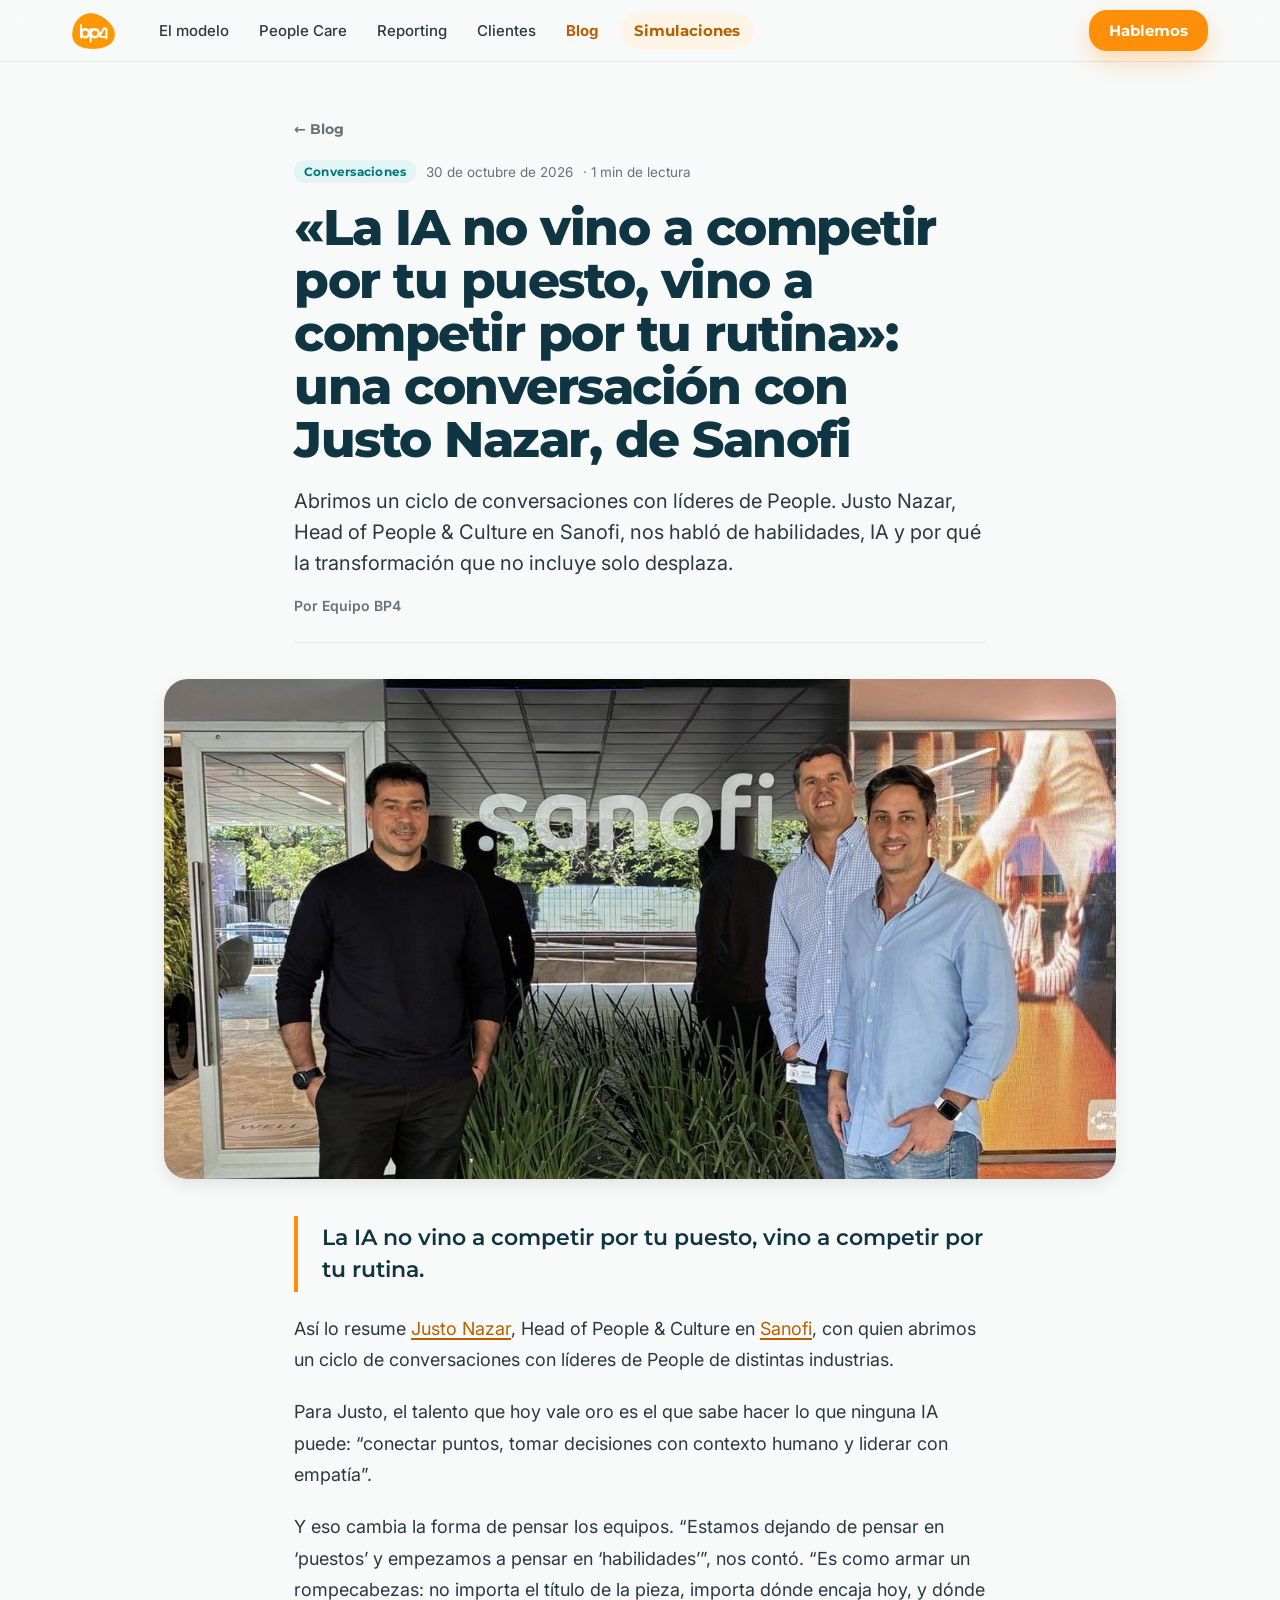
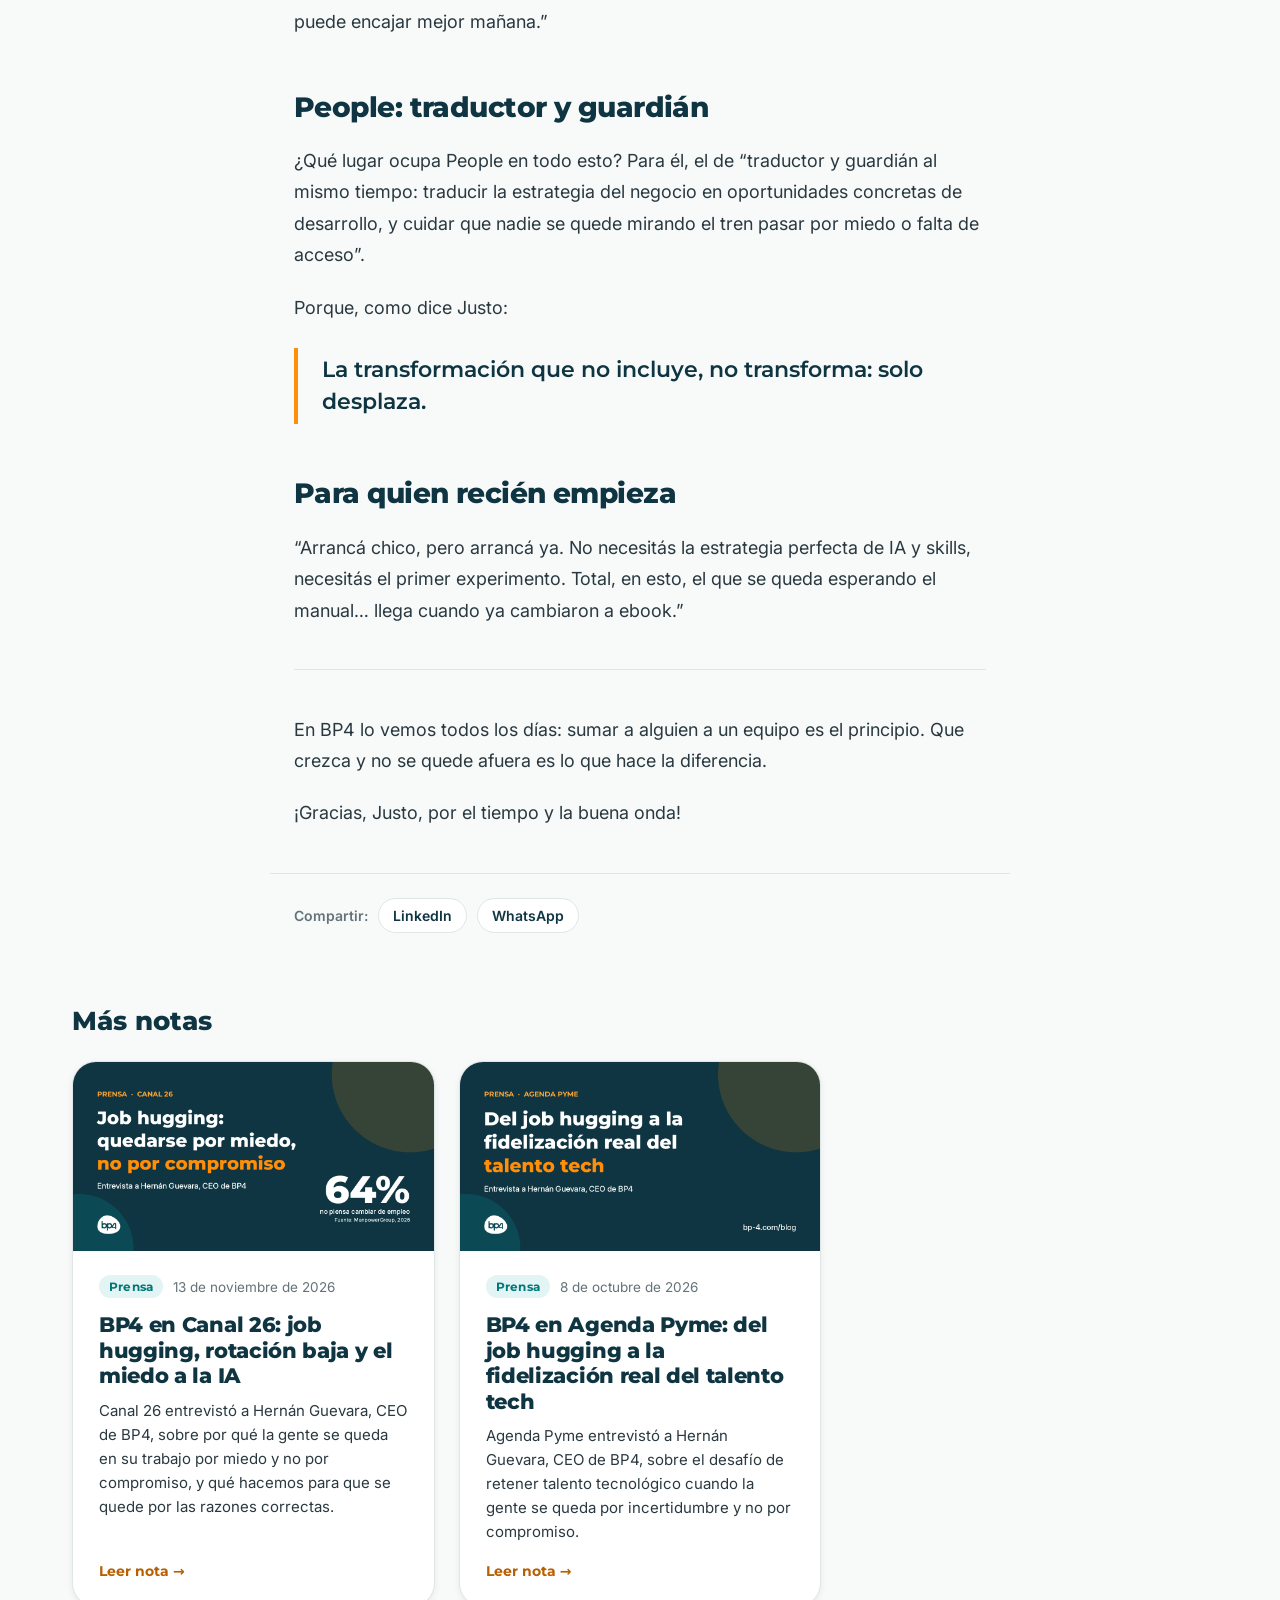
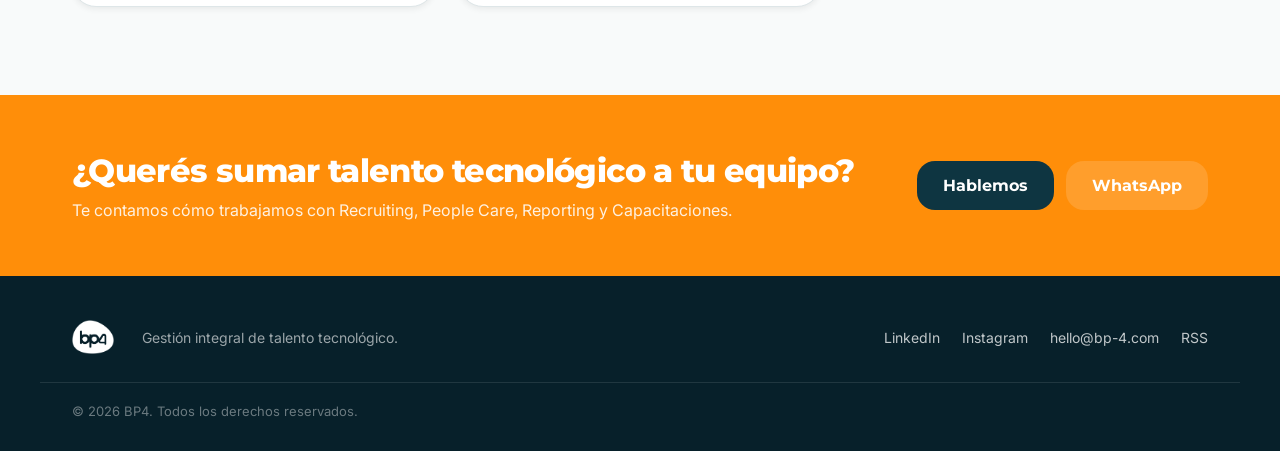
<file: blog/conversacion-justo-nazar-sanofi/index.html>
<!DOCTYPE html>
<html lang="es-419">
<head>
<meta charset="utf-8" />
<meta name="viewport" content="width=device-width, initial-scale=1" />
<title>«La IA no vino a competir por tu puesto, vino a competir por tu rutina»: una conversación con Justo Nazar, de Sanofi — Blog BP4</title>
<meta name="description" content="Abrimos un ciclo de conversaciones con líderes de People. Justo Nazar, Head of People &amp; Culture en Sanofi, nos habló de habilidades, IA y por qué la transformación que no incluye solo desplaza." />
<link rel="canonical" href="https://bp-4.com/blog/conversacion-justo-nazar-sanofi/" />
<meta property="og:title" content="«La IA no vino a competir por tu puesto, vino a competir por tu rutina»: una conversación con Justo Nazar, de Sanofi — Blog BP4" />
<meta property="og:description" content="Abrimos un ciclo de conversaciones con líderes de People. Justo Nazar, Head of People &amp; Culture en Sanofi, nos habló de habilidades, IA y por qué la transformación que no incluye solo desplaza." />
<meta property="og:url" content="https://bp-4.com/blog/conversacion-justo-nazar-sanofi/" />
<meta property="og:type" content="article" />
<meta property="og:site_name" content="BP4" />
<meta property="og:locale" content="es_419" />
<meta property="og:image" content="https://bp-4.com/blog/img/justo-nazar-sanofi.jpg" />
<meta name="twitter:card" content="summary_large_image" />
<meta name="twitter:title" content="«La IA no vino a competir por tu puesto, vino a competir por tu rutina»: una conversación con Justo Nazar, de Sanofi — Blog BP4" />
<meta name="twitter:description" content="Abrimos un ciclo de conversaciones con líderes de People. Justo Nazar, Head of People &amp; Culture en Sanofi, nos habló de habilidades, IA y por qué la transformación que no incluye solo desplaza." />
<meta name="twitter:image" content="https://bp-4.com/blog/img/justo-nazar-sanofi.jpg" />
<link rel="alternate" type="application/rss+xml" title="Blog BP4" href="https://bp-4.com/blog/feed.xml" />
<link rel="icon" href="/favicon.ico" sizes="any" />
<link rel="icon" type="image/png" sizes="32x32" href="/favicon-32.png" />
<link rel="apple-touch-icon" href="/apple-touch-icon.png" />
<link rel="stylesheet" href="/_ds/bp4-design-system-74aeafca-6a8d-44c7-afc9-dea3e27f2c16/styles.css" />
<link rel="stylesheet" href="/blog/blog.css" />
<meta property="article:published_time" content="2026-10-30" />
<script type="application/ld+json">{"@context": "https://schema.org", "@type": "BlogPosting", "headline": "«La IA no vino a competir por tu puesto, vino a competir por tu rutina»: una conversación con Justo Nazar, de Sanofi", "description": "Abrimos un ciclo de conversaciones con líderes de People. Justo Nazar, Head of People & Culture en Sanofi, nos habló de habilidades, IA y por qué la transformación que no incluye solo desplaza.", "datePublished": "2026-10-30", "dateModified": "2026-10-30", "author": {"@type": "Organization", "name": "Equipo BP4"}, "publisher": {"@type": "Organization", "name": "BP4", "url": "https://bp-4.com/", "logo": {"@type": "ImageObject", "url": "https://bp-4.com/assets/logos/bp4-logo-orange.png"}}, "image": "https://bp-4.com/blog/img/justo-nazar-sanofi.jpg", "mainEntityOfPage": "https://bp-4.com/blog/conversacion-justo-nazar-sanofi/", "inLanguage": "es-419"}</script>
</head>
<body>
<header class="b-header">
  <div class="b-wrap b-header-row">
    <a href="/" class="b-logo" aria-label="BP4 — inicio"><img src="/assets/logos/bp4-logo-orange.png" alt="bp4" width="43" height="36" /></a>
    <nav class="b-nav"><a href="/#modelo">El modelo</a><a href="/#people-care">People Care</a><a href="/#reporting">Reporting</a><a href="/#clientes">Clientes</a><a href="/blog/" aria-current="page">Blog</a><a href="/juegos/">Simulaciones</a></nav>
    <a class="b-btn" href="/#contacto">Hablemos</a>
  </div>
</header>
<main>

<article class="b-article">
  <div class="b-article-head">
    <a class="b-back" href="/blog/">← Blog</a>
    <div class="b-meta"><span class="b-tag">Conversaciones</span><time datetime="2026-10-30">30 de octubre de 2026</time><span>· 1 min de lectura</span></div>
    <h1>«La IA no vino a competir por tu puesto, vino a competir por tu rutina»: una conversación con Justo Nazar, de Sanofi</h1>
    <p class="b-lead">Abrimos un ciclo de conversaciones con líderes de People. Justo Nazar, Head of People &amp; Culture en Sanofi, nos habló de habilidades, IA y por qué la transformación que no incluye solo desplaza.</p>
    <div class="b-byline">Por Equipo BP4</div>
  </div>
  <figure class="b-cover"><img src="/blog/img/justo-nazar-sanofi.jpg" alt="" /></figure>
  <div class="b-prose">
<blockquote>
<p>La IA no vino a competir por tu puesto, vino a competir por tu rutina.</p>
</blockquote>
<p>Así lo resume <a href="https://www.linkedin.com/in/justo-nazar-8000432/">Justo Nazar</a>, Head of People &amp; Culture en <a href="https://www.linkedin.com/company/sanofi/">Sanofi</a>, con quien abrimos un ciclo de conversaciones con líderes de People de distintas industrias.</p>
<p>Para Justo, el talento que hoy vale oro es el que sabe hacer lo que ninguna IA puede: &ldquo;conectar puntos, tomar decisiones con contexto humano y liderar con empatía&rdquo;.</p>
<p>Y eso cambia la forma de pensar los equipos. &ldquo;Estamos dejando de pensar en &lsquo;puestos&rsquo; y empezamos a pensar en &lsquo;habilidades&rsquo;&rdquo;, nos contó. &ldquo;Es como armar un rompecabezas: no importa el título de la pieza, importa dónde encaja hoy, y dónde puede encajar mejor mañana.&rdquo;</p>
<h2>People: traductor y guardián</h2>
<p>¿Qué lugar ocupa People en todo esto? Para él, el de &ldquo;traductor y guardián al mismo tiempo: traducir la estrategia del negocio en oportunidades concretas de desarrollo, y cuidar que nadie se quede mirando el tren pasar por miedo o falta de acceso&rdquo;.</p>
<p>Porque, como dice Justo:</p>
<blockquote>
<p>La transformación que no incluye, no transforma: solo desplaza.</p>
</blockquote>
<h2>Para quien recién empieza</h2>
<p>&ldquo;Arrancá chico, pero arrancá ya. No necesitás la estrategia perfecta de IA y skills, necesitás el primer experimento. Total, en esto, el que se queda esperando el manual&hellip; llega cuando ya cambiaron a ebook.&rdquo;</p>
<hr>
<p>En BP4 lo vemos todos los días: sumar a alguien a un equipo es el principio. Que crezca y no se quede afuera es lo que hace la diferencia.</p>
<p>¡Gracias, Justo, por el tiempo y la buena onda!</p>
  </div>
  <div class="b-share">
    <span>Compartir:</span>
    <a href="https://www.linkedin.com/sharing/share-offsite/?url=https://bp-4.com/blog/conversacion-justo-nazar-sanofi/" target="_blank" rel="noopener">LinkedIn</a>
    <a href="https://wa.me/?text=«La IA no vino a competir por tu puesto, vino a competir por tu rutina»: una conversación con Justo Nazar, de Sanofi%20https://bp-4.com/blog/conversacion-justo-nazar-sanofi/" target="_blank" rel="noopener">WhatsApp</a>
  </div>
</article>
<section class="b-wrap b-related"><h2>Más notas</h2><div class="b-grid"><a class="b-card has-img" href="/blog/bp4-en-canal-26-job-hugging-rotacion/">
  <div class="b-card-img"><img src="/blog/img/canal26-job-hugging.png" alt="" loading="lazy" /></div><div class="b-card-body">
    <div class="b-meta"><span class="b-tag">Prensa</span><time datetime="2026-11-13">13 de noviembre de 2026</time></div>
    <h2>BP4 en Canal 26: job hugging, rotación baja y el miedo a la IA</h2>
    <p>Canal 26 entrevistó a Hernán Guevara, CEO de BP4, sobre por qué la gente se queda en su trabajo por miedo y no por compromiso, y qué hacemos para que se quede por las razones correctas.</p>
    <span class="b-more">Leer nota →</span>
  </div>
</a>
<a class="b-card has-img" href="/blog/bp4-en-agenda-pyme-job-hugging/">
  <div class="b-card-img"><img src="/blog/img/agenda-pyme-job-hugging.png" alt="" loading="lazy" /></div><div class="b-card-body">
    <div class="b-meta"><span class="b-tag">Prensa</span><time datetime="2026-10-08">8 de octubre de 2026</time></div>
    <h2>BP4 en Agenda Pyme: del job hugging a la fidelización real del talento tech</h2>
    <p>Agenda Pyme entrevistó a Hernán Guevara, CEO de BP4, sobre el desafío de retener talento tecnológico cuando la gente se queda por incertidumbre y no por compromiso.</p>
    <span class="b-more">Leer nota →</span>
  </div>
</a></div></section>
</main>
<section class="b-cta">
  <div class="b-wrap b-cta-row">
    <div>
      <h2>¿Querés sumar talento tecnológico a tu equipo?</h2>
      <p>Te contamos cómo trabajamos con Recruiting, People Care, Reporting y Capacitaciones.</p>
    </div>
    <div class="b-cta-actions">
      <a class="b-btn b-btn-lg" href="/#contacto">Hablemos</a>
      <a class="b-btn b-btn-ghost b-btn-lg" href="https://wa.me/5491164812711?text=Hola,%20quisiera%20saber%20m%C3%A1s%20sobre%20ustedes" target="_blank" rel="noopener">WhatsApp</a>
    </div>
  </div>
</section>
<footer class="b-footer">
  <div class="b-wrap b-footer-row">
    <a href="/"><img src="/assets/logos/bp4-logo-white.png" alt="bp4" width="43" height="35" /></a>
    <p>Gestión integral de talento tecnológico.</p>
    <div class="b-footer-links">
      <a href="https://www.linkedin.com/company/bp4/" target="_blank" rel="noopener">LinkedIn</a>
      <a href="https://www.instagram.com/bp4.it/" target="_blank" rel="noopener">Instagram</a>
      <a href="mailto:hello@bp-4.com">hello@bp-4.com</a>
      <a href="/blog/feed.xml">RSS</a>
    </div>
  </div>
  <div class="b-wrap b-legal">© 2026 BP4. Todos los derechos reservados.</div>
</footer>
</body>
</html>
</file>
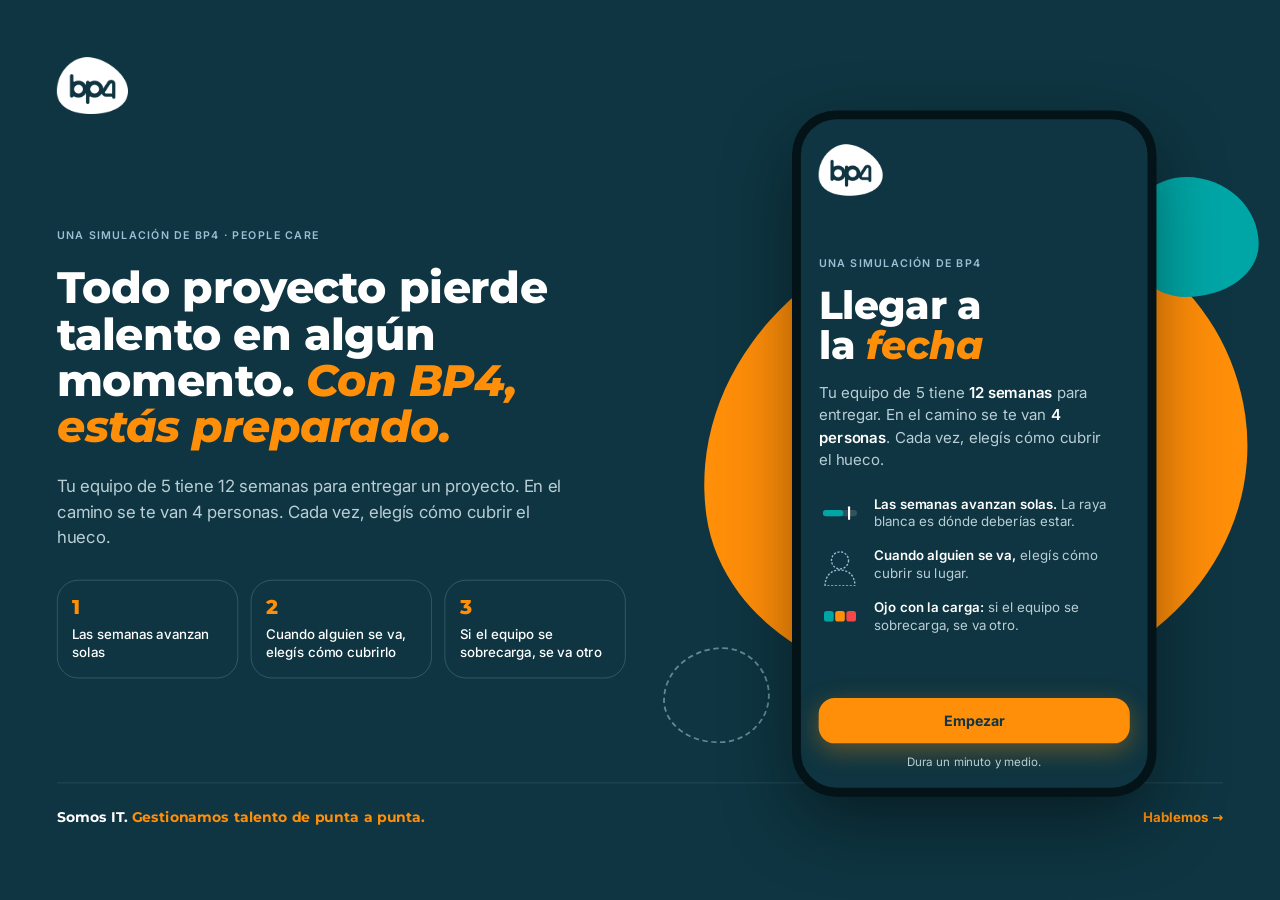
<file: juegos/llegar-a-la-fecha/index.html>
<!doctype html>
<html lang="es">
<head>
<meta charset="utf-8">
<meta name="viewport" content="width=device-width,initial-scale=1,viewport-fit=cover">
<title>Llegar a la fecha</title>
<meta name="description" content="Una simulación de BP4: tu equipo tiene 12 semanas para entregar y se te van 4 personas. ¿Con cuánto atraso llegás?">
<meta name="theme-color" content="#071E26">
<meta property="og:type" content="website">
<meta property="og:url" content="https://bp-4.com/juegos/llegar-a-la-fecha/">
<meta property="og:title" content="Llegar a la fecha · una simulación de BP4">
<meta property="og:description" content="Una simulación de BP4: tu equipo tiene 12 semanas para entregar y se te van 4 personas. ¿Con cuánto atraso llegás?">
<meta property="og:image" content="https://bp-4.com/juegos/llegar-a-la-fecha/preview.png">
<meta property="og:image:width" content="1200">
<meta property="og:image:height" content="630">
<meta property="og:image:alt" content="Llegar a la fecha, una simulación de BP4">
<meta property="og:locale" content="es_419">
<meta property="og:site_name" content="BP4">
<link rel="canonical" href="https://bp-4.com/juegos/llegar-a-la-fecha/">
<meta name="twitter:card" content="summary_large_image">
<meta name="twitter:title" content="Llegar a la fecha · una simulación de BP4">
<meta name="twitter:description" content="Una simulación de BP4: tu equipo tiene 12 semanas para entregar y se te van 4 personas. ¿Con cuánto atraso llegás?">
<meta name="twitter:image" content="https://bp-4.com/juegos/llegar-a-la-fecha/preview.png">
<link rel="preload" href="/_ds/bp4-design-system-74aeafca-6a8d-44c7-afc9-dea3e27f2c16/assets/fonts/Montserrat-Variable.woff2" as="font" type="font/woff2" crossorigin>
<link rel="preload" href="/_ds/bp4-design-system-74aeafca-6a8d-44c7-afc9-dea3e27f2c16/assets/fonts/Inter-Variable.woff2" as="font" type="font/woff2" crossorigin>
<style>
/* Fuentes del propio sitio (mismas que bp-4.com) */
@font-face{font-family:"Montserrat";src:url("/_ds/bp4-design-system-74aeafca-6a8d-44c7-afc9-dea3e27f2c16/assets/fonts/Montserrat-Variable.woff2") format("woff2");font-weight:100 900;font-style:normal;font-display:swap}
@font-face{font-family:"Montserrat";src:url("/_ds/bp4-design-system-74aeafca-6a8d-44c7-afc9-dea3e27f2c16/assets/fonts/Montserrat-Italic-Variable.woff2") format("woff2");font-weight:100 900;font-style:italic;font-display:swap}
@font-face{font-family:"Inter";src:url("/_ds/bp4-design-system-74aeafca-6a8d-44c7-afc9-dea3e27f2c16/assets/fonts/Inter-Variable.woff2") format("woff2");font-weight:100 900;font-style:normal;font-display:swap}
@font-face{font-family:"Inter";src:url("/_ds/bp4-design-system-74aeafca-6a8d-44c7-afc9-dea3e27f2c16/assets/fonts/Inter-Italic-Variable.woff2") format("woff2");font-weight:100 900;font-style:italic;font-display:swap}
</style>
<link rel="icon" href="/favicon.ico" sizes="any">
<link rel="icon" type="image/png" sizes="32x32" href="/favicon-32.png">
<link rel="apple-touch-icon" href="/apple-touch-icon.png">
<style>
/* Layout: un celular. Arriba, el equipo como piedras (el pebble del logo); abajo, el panel donde se decide. Look único oscuro sobre musgo, naranja solo para alertas y acción. */
:root{
  --musgo:#0E3541;
  --musgo-hondo:#071E26;
  --musgo-claro:#164756;
  --linea:rgba(155,192,211,.28);
  --naranja:#FF8E09;
  --mandarina:#FF6000;
  --verde:#00A6A6;
  --celeste:#9BC0D3;
  --rojo:#F54748;
  --tinta:#FFFFFF;
  --tinta-suave:#B9CED6;
  --f-display:"Montserrat","Arial Rounded MT Bold",system-ui,sans-serif;
  --f-body:"Inter",system-ui,-apple-system,"Segoe UI",sans-serif;
  --ease-bounce:cubic-bezier(.34,1.56,.64,1);
  color-scheme:dark;
}
[hidden]{display:none!important}
html,body{height:100%}
body{
  margin:0;background:var(--musgo-hondo);color:var(--tinta);font-family:var(--f-body);
  padding-left:max(16px,env(safe-area-inset-left,0px));
  padding-right:max(16px,env(safe-area-inset-right,0px));
  padding-block:16px;box-sizing:border-box;
  display:flex;align-items:center;justify-content:center;overflow:hidden;
}
*{box-sizing:border-box}
.cel{
  position:relative;width:min(390px,100%);height:min(800px,100%);
  background:var(--musgo);border-radius:40px;overflow:hidden;
  box-shadow:0 0 0 10px #031318,0 30px 80px rgba(0,0,0,.5);
}
@media (max-width:520px){
  body{background:var(--musgo);padding-block:0}
  .cel{width:100%;height:100%;border-radius:0;box-shadow:none}
}
.pantalla{position:absolute;inset:0;display:flex;flex-direction:column;padding:28px 20px 22px}
.logo{width:44px;height:auto;display:block}
.eyebrow{font-family:var(--f-body);font-weight:600;font-size:12px;letter-spacing:.12em;text-transform:uppercase;color:var(--celeste);margin:0}
h1,h2,h3{font-family:var(--f-display);font-weight:800;letter-spacing:-.015em;text-wrap:balance;margin:0}
em.hl{font-style:italic;color:var(--naranja)}
.btn{
  font:600 16px/1.2 var(--f-body);border-radius:18px;padding:16px 18px;border:0;cursor:pointer;
  text-align:center;text-decoration:none;display:block;width:100%;
  transition:transform .18s var(--ease-bounce),background .2s;
}
.btn:active{transform:scale(.96)}
.btn:focus-visible,.persona:focus-visible,.opcion:focus-visible{outline:3px solid var(--celeste);outline-offset:3px}
.btn.primario{background:var(--naranja);color:var(--musgo);font-weight:700;box-shadow:0 8px 28px rgba(255,142,9,.35)}
.btn.secundario{background:transparent;color:var(--tinta);border:1.5px solid var(--linea)}
.btn.link{background:transparent;color:var(--celeste);padding:10px}

/* Inicio */
#inicio{justify-content:space-between}
.inicio-centro{display:flex;flex-direction:column;gap:18px}
#inicio h1{font-size:44px;line-height:1.02}
.instr{font-size:17px;line-height:1.5;color:var(--tinta-suave);margin:0;max-width:30ch}
.instr b{color:var(--tinta);font-weight:600}
#inicio{overflow-y:auto}
.pasos{list-style:none;margin:4px 0 0;padding:0;display:flex;flex-direction:column;gap:10px}
.pasos li{display:flex;align-items:center;gap:14px;font-size:15px;line-height:1.35;color:var(--tinta-suave)}
.pasos b{color:var(--tinta);font-weight:600}
.pasos svg{flex:none;width:48px;height:48px}
@media (max-height:700px){#inicio h1{font-size:36px}.inicio-centro{gap:12px}.pasos svg{width:40px;height:40px}}
.pie-inicio{display:flex;flex-direction:column;gap:12px}
.dura{font-size:13px;color:var(--tinta-suave);text-align:center;margin:0}


/* Juego: arriba el equipo, al medio la barra de avance contra la fecha, abajo el panel donde se decide */
#juego{padding:22px 16px 0;gap:12px}
/* Mientras se decide, el tablero se compacta para que entren las 3 opciones */
#juego.decidiendo{gap:8px;padding-top:16px}
#juego.decidiendo .leyenda,#juego.decidiendo .estimado{display:none}
#juego.decidiendo .piedra{width:42px;height:42px}
#juego.decidiendo .persona{gap:2px}
#juego.decidiendo .avance{padding:9px 12px;gap:6px}
#juego.decidiendo .avance-top b{font-size:17px}
#juego.decidiendo .panel{padding:14px 16px 16px;gap:8px}
#juego.decidiendo #decTitulo{font-size:18px}
#juego.decidiendo .contexto{font-size:14px}
#juego.decidiendo .opcion{padding:9px 12px;font-size:14px}
#juego.decidiendo .opcion small{font-size:12.5px}
.barra{display:flex;align-items:center;justify-content:space-between;gap:10px}
.marcador{display:flex;gap:6px;flex-wrap:wrap;justify-content:flex-end}
.chip{font:600 13px var(--f-body);font-variant-numeric:tabular-nums;padding:7px 11px;border-radius:999px;background:rgba(255,255,255,.07);color:var(--tinta-suave);white-space:nowrap}
.chip b{color:var(--tinta)}
.barra-izq{display:flex;align-items:center;gap:8px}
.barra .marcador{flex-wrap:nowrap}
@media (max-width:380px){.barra .chip{padding:6px 8px;font-size:12px}.barra .logo{width:50px}.persona small .sen{display:block}}
#inicio .logo{width:72px}
#final .logo{width:60px}
.barra .logo{width:58px}
html.modo-desk .d-top .d-logo{width:80px}
.logo-link{display:block;line-height:0;border-radius:12px}
.logo-link:focus-visible{outline:3px solid var(--celeste);outline-offset:3px}
.sonido{border:0;cursor:pointer;padding:6px 9px;display:grid;place-items:center;color:var(--tinta)}
.sonido svg{width:18px;height:18px}
.sonido[aria-pressed="true"]{color:var(--tinta-suave)}
.sonido:focus-visible{outline:3px solid var(--celeste);outline-offset:2px}
.chip.tarde{background:rgba(245,71,72,.16)}
.chip.tarde b{color:var(--rojo)}
.carga-1 b{color:var(--naranja)}
.carga-2 b{color:var(--rojo)}

.equipo{display:grid;grid-template-columns:repeat(5,1fr);gap:4px}
.persona{display:flex;flex-direction:column;align-items:center;gap:4px;text-align:center;min-width:0}
.piedra{position:relative;width:58px;height:58px;display:grid;place-items:center;border-radius:50%;transition:transform .3s var(--ease-bounce)}
.piedra .fig{width:100%;height:100%;display:block;overflow:visible}
.fig .cuerpo{fill:var(--verde);transition:fill .25s}
.fig .cara-preocupada,.fig .cejas{display:none}
.fig .ojo{fill:#071E26}
.fig .trazo{fill:none;stroke:#071E26;stroke-width:2.2;stroke-linecap:round}
.persona b{font:700 13px var(--f-body);color:var(--tinta);max-width:100%;overflow:hidden;text-overflow:ellipsis}
.persona small{font:500 10.5px/1.3 var(--f-body);color:var(--tinta-suave);min-height:28px;white-space:nowrap}
.persona.alerta .fig .cuerpo{fill:var(--naranja)}
.persona.alerta .piedra{animation:latido 1s ease-in-out infinite}
.persona.alerta .cara-contenta{display:none}
.persona.alerta .cara-preocupada,.persona.alerta .cejas{display:inline}
.persona.alerta small{color:var(--naranja);font-weight:700}
.persona.vacia .fig *{fill:none!important;stroke:var(--celeste);stroke-width:2;stroke-dasharray:4 3}
.persona.vacia .fig .rostro{display:none}
.persona.vacia .piedra{opacity:.55}
.persona.vacia b{color:var(--celeste)}
.persona.cubierta .fig *{fill:none!important;stroke:var(--naranja);stroke-width:2;stroke-dasharray:4 3}
.persona.cubierta .fig .rostro{display:none}
.persona.cubierta b{color:var(--naranja)}
.persona.nuevo .fig .cuerpo{fill:var(--celeste)}
.persona.jr .piedra{transform:scale(.86)}
.persona.llega .piedra{animation:llega .6s var(--ease-bounce)}
@keyframes latido{0%,100%{transform:scale(1)}50%{transform:scale(1.07)}}
@keyframes llega{0%{transform:scale(.4)}100%{transform:scale(1)}}

.avance{background:rgba(255,255,255,.05);border-radius:20px;padding:14px 14px 12px;display:flex;flex-direction:column;gap:9px}
.avance-top{display:flex;justify-content:space-between;align-items:baseline;gap:8px}
.avance-top span{font:600 13px var(--f-body);color:var(--tinta-suave)}
.fase{font-style:normal;font-weight:700;color:var(--celeste);transition:color .3s}
.fase.final{color:var(--naranja)}
.fase.fuera{color:var(--rojo)}
.avance-top b{font:800 22px var(--f-display);font-variant-numeric:tabular-nums;color:var(--tinta)}
.pista{position:relative;height:14px;border-radius:999px;background:rgba(255,255,255,.09);overflow:visible}
.relleno{position:absolute;inset:0 auto 0 0;width:0;border-radius:999px;background:var(--verde);transition:width .25s linear,background .3s}
.brecha{position:absolute;top:0;bottom:0;width:0;background:var(--rojo);opacity:.75;border-radius:0 999px 999px 0;transition:left .25s linear,width .25s linear}
.leyenda .r{width:12px;height:8px;border-radius:2px;background:var(--rojo);opacity:.75;margin-left:8px}
.ideal{position:absolute;top:-5px;bottom:-5px;width:3px;margin-left:-1.5px;border-radius:2px;background:var(--tinta);opacity:.8;transition:left .25s linear}
.estimado{margin:0;font:500 14px/1.35 var(--f-body);color:var(--tinta-suave)}
.estimado b{color:var(--tinta);font-weight:700}
.estimado b.malo{color:var(--naranja)}
.leyenda{margin:0;font:500 12px var(--f-body);color:var(--tinta-suave);display:flex;align-items:center;gap:6px}
.leyenda i{display:inline-block;width:3px;height:12px;border-radius:2px;background:var(--tinta);opacity:.8}

.panel{background:var(--musgo-claro);border-radius:28px 28px 0 0;margin:auto -16px 0;padding:18px 18px 22px;display:flex;flex-direction:column;gap:10px;flex:0 1 auto;min-height:0;overflow-y:auto}
.ayuda{margin:6px 0;text-align:center;font-size:15px;line-height:1.45;color:var(--tinta-suave)}
.ayuda b{color:var(--tinta)}
#decTitulo{font-size:20px;line-height:1.2}
.contexto{margin:0;font-size:15px;line-height:1.4;color:var(--tinta-suave)}
.contexto b{color:var(--tinta);font-weight:600}
.opciones{display:flex;flex-direction:column;gap:8px}
.opcion{font:600 15px/1.25 var(--f-body);text-align:left;color:var(--tinta);background:rgba(255,255,255,.06);border:1.5px solid var(--linea);border-radius:18px;padding:12px 14px;cursor:pointer;display:flex;flex-direction:column;gap:3px;transition:transform .15s var(--ease-bounce),background .2s,border-color .2s}
.opcion small{font:500 13px/1.3 var(--f-body);color:var(--tinta-suave)}
.opcion:hover{border-color:var(--celeste)}
.opcion:active{transform:scale(.97)}
.opcion:focus-visible{outline:3px solid var(--celeste);outline-offset:3px}
.crono{height:6px;border-radius:999px;background:rgba(255,255,255,.09);overflow:hidden}
.crono-barra{height:100%;width:100%;border-radius:999px;background:var(--celeste)}
.crono-barra.urgente{background:var(--rojo)}
.crono-txt{margin:0;font:500 13px var(--f-body);color:var(--tinta-suave);font-variant-numeric:tabular-nums}
.crono-txt b{color:var(--rojo)}
.persona small .est{display:block;color:var(--tinta)}
.persona.alerta small .est{color:var(--naranja)}
.efecto{margin:0;font-size:15px;line-height:1.45;color:var(--tinta-suave)}
.efecto b{color:var(--tinta)}
.efecto .malo{color:var(--naranja)}
.efecto .bueno{color:var(--verde)}

/* Final */
#final{overflow-y:auto;gap:14px;padding-top:26px}
.res-top{display:flex;align-items:center;justify-content:space-between}
#resTitulo{font-size:30px;line-height:1.08}
.estrellas{display:flex;gap:6px;margin-bottom:-4px}
.estrella{position:relative;width:44px;height:44px}
.estrella svg{position:absolute;inset:0;width:44px;height:44px}
.estrella .vacia path{fill:rgba(255,255,255,.1);stroke:var(--linea);stroke-width:1.5}
.estrella .llena{clip-path:inset(0 calc(100% - var(--f)) 0 0)}
.estrella .llena path{fill:var(--naranja)}
.estrella.pop .llena{animation:pop .45s var(--ease-bounce) both}
@keyframes pop{0%{transform:scale(.3);opacity:0}100%{transform:scale(1);opacity:1}}
.res-num{margin:0;font:600 16px var(--f-body);color:var(--tinta-suave)}
.res-num b{font:800 44px var(--f-display);color:var(--naranja);margin-right:6px;font-variant-numeric:tabular-nums}
.res-mejor{margin:-6px 0 0;font-size:14px;color:var(--tinta-suave)}
.res-mejor b{color:var(--tinta)}
.repaso{margin:0;padding:0;list-style:none;display:flex;flex-direction:column;gap:6px}
.repaso li{font-size:14px;line-height:1.4;color:var(--tinta-suave);padding:10px 12px;border-radius:14px;background:rgba(255,255,255,.05)}
.repaso li b{color:var(--tinta);font-weight:600}
.repaso .ok{color:var(--verde);font-weight:700}
.repaso .costo{color:var(--naranja);font-weight:700}
.bp4{border:1.5px solid var(--naranja);border-radius:24px;padding:16px;display:flex;flex-direction:column;gap:6px;background:rgba(255,142,9,.08)}
.bp4 p{margin:0;font-size:14px;line-height:1.45;color:var(--tinta-suave)}
.bp4 .bp4-num{font:600 15px var(--f-body);color:var(--tinta)}
.bp4 .bp4-num b{font:800 32px var(--f-display);color:var(--naranja);margin-right:6px;font-variant-numeric:tabular-nums}
.coach{display:flex;gap:12px;align-items:flex-start;background:rgba(255,255,255,.06);border:1.5px solid var(--linea);border-radius:18px;padding:12px 14px}
.coach img{flex:none;width:34px;height:auto;margin-top:2px}
.coach p{margin:0;font-size:14px;line-height:1.42;color:var(--tinta-suave)}
.coach .coach-tit{font:700 12px var(--f-body);letter-spacing:.1em;text-transform:uppercase;margin-bottom:3px}
.coach.bien{border-color:rgba(0,166,166,.6)}
.coach.bien .coach-tit{color:var(--verde)}
.coach.consejo{border-color:rgba(255,142,9,.55)}
.coach.consejo .coach-tit{color:var(--naranja)}
.coach .coach-oferta{margin-top:6px;color:var(--tinta);font-weight:600}
.bp4 small{display:block;margin-top:8px;font-size:12px;color:var(--tinta-suave);opacity:.85}
.bp4-como{align-self:flex-start;margin-top:4px;font:700 15px var(--f-body);color:var(--musgo);background:var(--naranja);border:0;border-radius:999px;padding:10px 16px;cursor:pointer;transition:transform .15s var(--ease-bounce)}
.bp4-como:active{transform:scale(.96)}
.bp4-como:focus-visible{outline:3px solid var(--celeste);outline-offset:3px}
.bp4-como[aria-expanded="true"]{display:none}
.bp4-lista{margin:6px 0 0;padding:0;list-style:none;display:flex;flex-direction:column;gap:8px}
.bp4-lista li{font-size:14px;line-height:1.45;color:var(--tinta-suave);padding-left:14px;position:relative}
.bp4-lista li::before{content:"";position:absolute;left:0;top:.55em;width:6px;height:6px;border-radius:50%;background:var(--naranja)}
.bp4-lista b{color:var(--tinta);font-weight:600}
#bp4Detalle{animation:abre .3s ease-out}
@keyframes abre{from{opacity:0;transform:translateY(-4px)}to{opacity:1;transform:none}}
.mensaje{font:700 18px/1.3 var(--f-display);margin:2px 0 0;letter-spacing:-.01em}
.acciones{display:flex;flex-direction:column;gap:10px;margin-top:auto;padding-top:6px}

@media (max-height:720px){
  #inicio h1{font-size:36px}
  .piedra{width:48px;height:48px}
  .persona small{font-size:10px;min-height:24px}
  .avance{padding:10px 12px;gap:6px}
  .avance-top b{font-size:19px}
  .panel{padding:14px 16px 16px;gap:8px}
  #decTitulo{font-size:18px}
  .contexto{font-size:14px}
  .opcion{padding:9px 12px;font-size:14px}
  .opcion small{font-size:12px}
}
/* Escena: en celular solo el juego; en desktop, marca BP4 alrededor */
.escena{width:100%;height:100%;display:flex;flex-direction:column}
.d-main{flex:1;min-height:0;display:flex;align-items:center;justify-content:center}
.d-der{position:relative;width:100%;height:100%;display:flex;align-items:center;justify-content:center}
.solo-desk{display:none!important}
/* Modo desktop: la escena se diseña a 1440x900 y se escala entera para entrar en la ventana (lo decide el script) */
html.modo-desk body{background:var(--musgo);padding:0;display:block;position:relative}
html.modo-desk .escena{position:absolute;left:50%;top:50%;width:1440px;height:900px;padding:0 64px;transform:translate(-50%,-50%) scale(var(--s,1))}
html.modo-desk .solo-desk{display:flex!important}
html.modo-desk .d-top{flex:none;height:84px;align-items:center;justify-content:space-between}
html.modo-desk .d-logo{width:56px;height:auto}
html.modo-desk .d-top a,html.modo-desk .d-pie a{font:500 15px var(--f-body);color:var(--tinta-suave);text-decoration:none}
html.modo-desk .d-top a:hover,html.modo-desk .d-pie a:hover{color:var(--tinta)}
html.modo-desk .d-main{gap:56px;justify-content:space-between}
html.modo-desk .d-izq{flex:1 1 0;max-width:640px;min-width:0;flex-direction:column;gap:26px}
html.modo-desk .d-h1{font-size:58px;line-height:1.04}
html.modo-desk .d-bajada{font-size:19px;line-height:1.55;color:var(--tinta-suave);margin:0;max-width:30em}
html.modo-desk .d-pasos{list-style:none;margin:6px 0 0;padding:0;display:flex;gap:14px}
html.modo-desk .d-pasos li{flex:1;border:1.5px solid var(--linea);border-radius:24px;padding:16px 16px 18px;display:flex;flex-direction:column;gap:8px}
html.modo-desk .d-pasos b{font:800 22px var(--f-display);color:var(--naranja)}
html.modo-desk .d-pasos span{font:500 15px/1.35 var(--f-body);color:var(--tinta)}
html.modo-desk .d-der{flex:0 0 560px;width:560px;padding-block:16px}
html.modo-desk .cel{z-index:2;height:752px}
html.modo-desk .blob{position:absolute;border-radius:56% 44% 48% 52%/55% 50% 50% 45%;z-index:1}
html.modo-desk .b1{width:110%;height:72%;background:var(--naranja);left:-5%;top:14%;transform:rotate(-8deg)}
html.modo-desk .b2{width:150px;height:135px;background:var(--verde);right:-40px;top:8%;border-radius:46% 54% 55% 45%/48% 56% 44% 52%}
html.modo-desk .b3{width:120px;height:108px;border:2.5px dashed var(--celeste);left:-70px;bottom:6%;opacity:.6}
html.modo-desk .d-pie{flex:none;height:76px;align-items:center;justify-content:space-between;border-top:1px solid rgba(155,192,211,.18)}
html.modo-desk .d-pie p{margin:0;font:700 16px var(--f-display)}
html.modo-desk .d-pie p em{color:var(--naranja);font-style:normal}

@media (prefers-reduced-motion:reduce){
  *{animation:none!important;transition:none!important}
}

html.modo-desk .piedra{width:58px;height:58px}
html.modo-desk .d-h1{font-size:50px}

/* Formulario de contacto al final */
.contacto{margin-top:14px;padding:16px;border:1.5px solid var(--linea);border-radius:22px;background:rgba(255,255,255,.04)}
.contacto-tit{font:700 17px/1.25 var(--f-display);margin:0}
.contacto-sub{font:400 14px/1.4 var(--f-body);color:var(--tinta-suave);margin:4px 0 0}
.contacto-fila{display:flex;gap:8px;margin-top:12px}
.contacto-fila input{flex:1;min-width:0;font:500 16px var(--f-body);color:var(--tinta);background:rgba(7,30,38,.6);border:1.5px solid var(--linea);border-radius:14px;padding:12px 14px;outline:none}
.contacto-fila input::placeholder{color:var(--tinta-suave)}
.contacto-fila input:focus{border-color:var(--naranja)}
.contacto-fila input.error{border-color:var(--mandarina)}
.contacto-fila .btn{margin-top:0;flex:none;width:auto;padding-left:20px;padding-right:20px}
.contacto-legal{font:400 12px/1.4 var(--f-body);color:var(--tinta-suave);margin:8px 0 0}
.contacto-msg{font:600 14px/1.4 var(--f-body);margin:6px 0 0}
.contacto-msg:empty{display:none}
.contacto-msg.ok{color:var(--naranja)}
.contacto-msg.mal{color:#FFB199}
.contacto.enviado .contacto-fila,.contacto.enviado .contacto-legal,.contacto.enviado .contacto-sub{display:none}
.trampa{position:absolute;left:-9999px;width:1px;height:1px;opacity:0}
html.modo-desk .d-pie a.pie-cta{color:var(--naranja);font-weight:700}
html.modo-desk .d-pie a.pie-cta:hover{color:var(--mandarina)}
</style>
<script src="/config.js"></script>
</head>
<body>
<div class="escena">
<header class="d-top solo-desk">
  <a class="logo-link" href="/" aria-label="Ir a la web de BP4"><img class="d-logo" src="[data-uri]" alt="BP4"></a>
</header>
<div class="d-main">
<div class="d-izq solo-desk">
  <p class="eyebrow">Una simulación de BP4 · People Care</p>
  <h1 class="d-h1">Todo proyecto pierde talento en algún momento. <em class="hl">Con BP4, estás preparado.</em></h1>
  <p class="d-bajada">Tu equipo de 5 tiene 12 semanas para entregar un proyecto. En el camino se te van 4 personas. Cada vez, elegís cómo cubrir el hueco.</p>
  <ol class="d-pasos">
    <li><b>1</b><span>Las semanas avanzan solas</span></li>
    <li><b>2</b><span>Cuando alguien se va, elegís cómo cubrirlo</span></li>
    <li><b>3</b><span>Si el equipo se sobrecarga, se va otro</span></li>
  </ol>
</div>
<div class="d-der">
<span class="blob b1 solo-desk" aria-hidden="true"></span>
<span class="blob b2 solo-desk" aria-hidden="true"></span>
<span class="blob b3 solo-desk" aria-hidden="true"></span>
<div class="cel" id="cel">

  <section class="pantalla" id="inicio">
    <a class="logo-link" href="/" aria-label="Ir a la web de BP4"><img class="logo" src="[data-uri]" alt="BP4"></a>
    <div class="inicio-centro">
      <p class="eyebrow">Una simulación de BP4</p>
      <h1>Llegar a la <em class="hl">fecha</em></h1>
      <p class="instr">Tu equipo de 5 tiene <b>12 semanas</b> para entregar. En el camino se te van <b>4 personas</b>. Cada vez, elegís cómo cubrir el hueco.</p>
      <ol class="pasos">
        <li><svg viewBox="0 0 80 80" aria-hidden="true"><rect x="8" y="34" width="64" height="12" rx="6" fill="rgba(255,255,255,.15)"/><rect x="8" y="34" width="38" height="12" rx="6" fill="#00A6A6"/><rect x="55" y="27" width="4" height="26" rx="2" fill="#FFFFFF"/></svg><span><b>Las semanas avanzan solas.</b> La raya blanca es dónde deberías estar.</span></li>
        <li><svg viewBox="0 0 80 80" aria-hidden="true"><path d="M12 80c0-20 12-30 28-30s28 10 28 30z" fill="none" stroke="#9BC0D3" stroke-width="2.5" stroke-dasharray="4 3"/><circle cx="40" cy="32" r="16" fill="none" stroke="#9BC0D3" stroke-width="2.5" stroke-dasharray="4 3"/></svg><span><b>Cuando alguien se va,</b> elegís cómo cubrir su lugar.</span></li>
        <li><svg viewBox="0 0 80 80" aria-hidden="true"><rect x="10" y="30" width="18" height="20" rx="5" fill="#00A6A6"/><rect x="31" y="30" width="18" height="20" rx="5" fill="#FF8E09"/><rect x="52" y="30" width="18" height="20" rx="5" fill="#F54748"/></svg><span><b>Ojo con la carga:</b> si el equipo se sobrecarga, se va otro.</span></li>
      </ol>
    </div>
    <div class="pie-inicio">
      <button class="btn primario" id="empezar">Empezar</button>
      <p class="dura">Dura un minuto y medio.</p>
    </div>
  </section>

  <section class="pantalla" id="juego" hidden>
    <div class="barra">
      <div class="barra-izq"><img class="logo" src="[data-uri]" alt="BP4"><button class="chip sonido" id="sonido" type="button" aria-label="Silenciar sonido" aria-pressed="false"></button></div>
      <div class="marcador">
        <span class="chip" id="chipSemana">Semana <b id="semana">1</b>/12</span>
        <span class="chip" id="chipCarga">Carga <b id="carga">normal</b></span>
      </div>
    </div>
    <div class="equipo" id="equipo"></div>
    <div class="avance" aria-live="polite">
      <div class="avance-top"><span>Avance · <em class="fase" id="fase">Arranque</em></span><b id="pct">0%</b></div>
      <div class="pista"><div class="brecha" id="brecha"></div><div class="relleno" id="relleno"></div><div class="ideal" id="ideal"></div></div>
      <p class="leyenda"><i></i> dónde deberías estar <i class="r"></i> atraso</p>
      <p class="estimado" id="estimado">Entrega estimada: <b>semana 12</b>, a tiempo.</p>
    </div>
    <div class="panel" id="panel">
      <p class="ayuda" id="ayuda">El proyecto arrancó. <b>Todo en orden… por ahora.</b></p>
      <div id="decision" hidden>
        <p class="eyebrow" id="decSemana"></p>
        <h3 id="decTitulo"></h3>
        <p class="contexto" id="contexto"></p>
        <div class="crono" aria-hidden="true"><div class="crono-barra" id="cronoBarra"></div></div>
        <p class="crono-txt" id="cronoTxt"></p>
        <div class="opciones" id="opciones"></div>
      </div>
      <div id="despues" hidden>
        <p class="efecto" id="efecto"></p>
        <div class="coach" id="coach" hidden>
          <img src="[data-uri]" alt="BP4">
          <div><p class="coach-tit" id="coachTit"></p><p id="coachTxt"></p><p class="coach-oferta" id="coachOferta" hidden></p></div>
        </div>
        <button class="btn primario" id="seguir">Seguir</button>
      </div>
    </div>
  </section>

  <section class="pantalla" id="final" hidden>
    <div class="res-top">
      <p class="eyebrow">Resultado</p>
      <a class="logo-link" href="/" aria-label="Ir a la web de BP4"><img class="logo" src="[data-uri]" alt="BP4"></a>
    </div>
    <div class="estrellas" id="estrellas" role="img" aria-label=""></div>
    <h2 id="resTitulo">Entregaste tarde</h2>
    <p class="res-num"><b id="resDias">0</b>días de atraso</p>
    <p class="res-mejor" id="resMejor"></p>
    <div class="bp4">
      <p class="eyebrow">Con BP4</p>
      <p class="bp4-num">Llegabas <b id="bp4Dias">0</b>días antes</p>
      <button class="bp4-como" id="bp4Como" type="button" aria-expanded="false" aria-controls="bp4Detalle">¿Sabías cómo? <span aria-hidden="true">→</span></button>
      <div id="bp4Detalle" hidden>
        <ul class="bp4-lista">
          <li><b>Un Sr validado en 1 a 2 semanas,</b> también cuando buscarlo por tu cuenta lleva 2 meses. Tenemos perfiles ya evaluados, listos para presentar.</li>
          <li><b>Nadie más se va por sobrecarga.</b> Como el puesto se cubre rápido, el equipo no tiene que absorber el trabajo de otro durante semanas.</li>
          <li><b>Reemplazo garantizado.</b> Si alguien que ubicamos se va, lo reponemos.</li>
        </ul>
        <small id="bp4Nota">Calculado con 2 semanas, el peor caso.</small>
      </div>
    </div>

    <form class="contacto" id="contacto" hidden novalidate>
      <p class="contacto-tit">¿Hablamos de tu equipo?</p>
      <p class="contacto-sub">Dejanos tu mail y te escribimos.</p>
      <div class="contacto-fila">
        <input type="email" id="cMail" name="email" placeholder="tu@empresa.com" autocomplete="email" inputmode="email" required aria-label="Tu mail">
        <button type="submit" class="btn primario" id="cBtn">Enviar</button>
      </div>
      <input type="text" name="website" id="cWeb" tabindex="-1" autocomplete="off" class="trampa" aria-hidden="true">
      <p class="contacto-legal">Usamos tu mail solo para escribirte sobre esto.</p>
      <p class="contacto-msg" id="cMsg" role="status" aria-live="polite"></p>
    </form>

    <ul class="repaso" id="repaso"></ul>



    <p class="mensaje">Todo proyecto pierde talento en algún momento. <em class="hl">Con BP4, estás preparado.</em></p>

    <div class="acciones">
      <a class="btn primario" href="https://www.linkedin.com/in/felipebrugo" target="_blank" rel="noopener">Charlemos en LinkedIn</a>
      <button class="btn secundario" id="otraVez">Repetir la simulación</button>
      <a class="btn link" id="compartir" href="#" target="_blank" rel="noopener">Compartir</a>
    </div>
  </section>

</div>
</div>
</div>
<footer class="d-pie solo-desk">
  <p>Somos IT. <em>Gestionamos talento de punta a punta.</em></p>
  <a class="pie-cta" href="https://www.linkedin.com/in/felipebrugo" target="_blank" rel="noopener">Hablemos →</a>
</footer>
</div>

<script>
(function(){
  // Link público del juego. Si está vacío, el mensaje de WhatsApp va sin link.
  var LINK = "https://bp-4.com/juegos/llegar-a-la-fecha/";
  // Planilla de BP4 (config.js). Si no está configurada, todo esto no hace nada.
  var SHEET = window.BP4Sheet || {activo:false, evento:function(){}, enviar:function(){ return Promise.reject(); }};
  var ultimoResultado = null;

  // ---------- Modelo (calibrado: cada opción es la mejor en exactamente una salida) ----------
  var M = {
    trabajo: 60,      // 5 personas x 12 semanas
    fecha: 12,        // semana de entrega
    srEspera: 4,      // un Sr tarda 1 mes, salvo que la salida diga otra cosa
    jrEspera: 1,      // un Jr llega en 1 semana
    jrForma: 2,       // semanas de formación
    jrFormando: 0.3,  // lo que rinde un Jr mientras lo forman
    costoFormar: 0.3, // lo que deja de rendir el Sr que forma
    jr: 0.7,          // lo que rinde un Jr ya formado
    jrSolo: 0.3,      // lo que rinde un Jr sin nadie que lo forme
    repartir: 0.6,    // lo que el equipo cubre del puesto vacío
    cadenaEn: 2,      // semanas hasta que se va otro por sobrecarga
    bp4Espera: 2      // BP4: Sr validado en 1 a 2 semanas (se usa el peor caso)
  };

  var EQUIPO = [
    {nombre:"Lucía", area:"Backend",  piel:"#F2C9A0", pelo:"#3A2416", estilo:0},
    {nombre:"Tomás", area:"Frontend", piel:"#C98E62", pelo:"#1C1C1C", estilo:1},
    {nombre:"Caro",  area:"QA",       piel:"#E8B48A", pelo:"#8A3B1C", estilo:2},
    {nombre:"Nico",  area:"Data",     piel:"#8D5A3B", pelo:"#151515", estilo:3},
    {nombre:"Juli",  area:"DevOps",   piel:"#F5D3B5", pelo:"#C9A15A", estilo:4}
  ];
  var SR = 0, CADENA = 4, SALIDAS = [];

  function azar(a){ return a[Math.floor(Math.random() * a.length)]; }
  function mezclar(a){ a = a.slice(); for (var i=a.length-1;i>0;i--){ var j=Math.floor(Math.random()*(i+1)); var x=a[i]; a[i]=a[j]; a[j]=x; } return a; }

  // Banco de salidas. Cada tipo tiene una opción que el contexto premia; la persona, el motivo y la semana cambian en cada partida.
  var MOTIVOS = {
    pre: ["Consiguió otra oferta y te avisa con un mes.", "Se toma un año sabático y te avisa con un mes.", "Vuelve a estudiar full time y te avisa con un mes.", "Se muda al interior y te avisa con un mes."],
    sin: ["Consiguió otra oferta y se va ya.", "Lo tentó una startup y arranca el lunes.", "Le ofrecieron trabajar para afuera y acepta hoy.", "Renunció de un día para el otro."],
    escaso: ["Se muda a otro país.", "Se pasa a un equipo interno del cliente.", "Se va a una consultora grande.", "Deja IT para emprender."],
    unico: ["Se va a otra empresa.", "Le ofrecieron liderar un equipo en otro lado.", "Se va a trabajar para afuera."],
    final: ["Le ofrecieron un puesto mejor.", "Se va a otra empresa.", "Renunció para tomarse un descanso."]
  };
  var TIPOS = {
    pre: function(p, sr, w){ var sale = w + 4; return {aviso:4, mejor:"sr",
      titulo:p.nombre + " avisa que se va", motivo:azar(MOTIVOS.pre),
      contexto:"Se va en la <b>semana " + sale + "</b>. Quedan " + (M.fecha - w) + " semanas de proyecto.",
      porque:"Con un mes de preaviso, el Sr llegaba justo cuando " + p.nombre + " se iba: el puesto no quedaba vacío ni un día.",
      bien:"Con un mes de preaviso, buscar hoy hace que el Sr llegue justo cuando " + p.nombre + " se va. El puesto no queda vacío ni un día.",
      consejo:{jr:"Con un mes de preaviso te alcanzaba para traer a un Sr que llegue justo cuando " + p.nombre + " se va. Un Jr rinde menos y le saca horas a " + sr.nombre + ".",
               rep:"Repartir es desperdiciar el preaviso: con un mes te alcanzaba para traer a un Sr que llegue justo a tiempo."}}; },
    sin: function(p, sr, w){ var q = M.fecha - w; return {mejor:"sr",
      titulo:p.nombre + " se va", motivo:azar(MOTIVOS.sin),
      contexto:"Quedan <b>" + q + " semanas</b> de proyecto.",
      porque:"Faltaban " + q + " semanas: esperar un mes a alguien que rinde completo se recuperaba de sobra.",
      bien:"Con " + q + " semanas por delante, conviene esperar a alguien que rinda completo. Un Jr frena más de lo que parece.",
      consejo:{jr:"Con " + q + " semanas por delante, convenía esperar a un Sr. El Jr llega rápido, pero rinde menos y le saca horas a " + sr.nombre + ".",
               rep:"Repartir parece gratis, pero son " + q + " semanas de sobrecarga. Con este margen, convenía esperar a un Sr."}}; },
    escaso: function(p, sr, w){ return {mejor:"jr", srEspera:8,
      titulo:p.nombre + " se va", motivo:azar(MOTIVOS.escaso),
      contexto:"Buscándolo por tu cuenta, un " + p.area + " Sr hoy lleva <b>2 meses</b>. " + sr.nombre + " tiene tiempo para formar a alguien.",
      porque:"Un Sr tardaba 2 meses y " + sr.nombre + " podía formar a un Jr: en 3 semanas ya rendía.",
      bien:"Con un Sr a 2 meses y " + sr.nombre + " libre para formar, el Jr es la mejor opción: en 3 semanas ya rinde.",
      consejo:{sr:"Dos meses con el puesto vacío es demasiado. Con " + sr.nombre + " libre para formar, convenía un Jr.",
               rep:"Repartir carga al equipo por mucho tiempo. Con " + sr.nombre + " libre para formar, convenía un Jr."},
      oferta:"Por tu cuenta, un " + p.area + " Sr tarda 2 meses. En BP4 tenemos perfiles ya validados y te presentamos uno en 1 a 2 semanas."}; },
    unico: function(p, sr, w){ return {mejor:"sr", carga:1,
      titulo:p.nombre + " se va", motivo:azar(MOTIVOS.unico),
      contexto:"Es <b>la única Sr</b> del equipo y su salida carga a todos.".replace("la única", p.fem ? "la única" : "el único"),
      porque:"Sin Sr no había quién formara a un Jr, y con el equipo cargado repartir hacía que se fuera otro.",
      bien:"Sin Sr no hay quién forme a un Jr, y el equipo ya está cargado. Toca esperar al Sr.",
      consejo:{jr:"Sin " + p.nombre + " no queda nadie para formar a un Jr: va a rendir poco el resto del proyecto. Convenía un Sr.",
               rep:"Con el equipo ya cargado, repartir el trabajo de " + p.nombre + " es la receta para que se vaya otro. Convenía un Sr."}}; },
    final: function(p, sr, w){ var q = M.fecha - w; return {mejor:"rep",
      titulo:p.nombre + " se va", motivo:azar(MOTIVOS.final),
      contexto:"Quedan <b>" + q + " semanas</b> para la entrega.",
      porque:"Con " + q + " semanas por delante, nadie nuevo llegaba a rendir. El equipo aguanta un sprint final.",
      bien:"Con " + q + " semanas por delante, nadie nuevo llega a rendir. Un sprint final, el equipo lo aguanta.",
      consejo:{sr:"El Sr llega cuando el proyecto ya tendría que estar entregado. Con " + q + " semanas, convenía repartir.",
               jr:"Un Jr en las últimas " + q + " semanas suma más trabajo del que resuelve. Convenía repartir."}}; }
  };
  // Estructuras posibles: semana y tipo de cada salida. Siempre hay una que premia el Jr, una que premia repartir y la del único Sr.
  var ESTRUCTURAS = [
    [[2,"pre"],[4,"escaso"],[7,"unico"],[10,"final"]],
    [[2,"sin"],[4,"escaso"],[7,"unico"],[10,"final"]],
    [[2,"escaso"],[4,"pre"],[7,"unico"],[10,"final"]],
    [[2,"pre"],[4,"escaso"],[7,"unico"],[9,"final"]],
    [[2,"sin"],[4,"escaso"],[7,"unico"],[9,"final"]],
    [[2,"escaso"],[4,"pre"],[7,"unico"],[9,"final"]],
    [[2,"escaso"],[5,"pre"],[7,"unico"],[10,"final"]],
    [[3,"pre"],[5,"escaso"],[7,"unico"],[10,"final"]]
  ];
  var FEM = {0:true, 2:true, 4:true};

  function armarPartida(est){
    var personas = mezclar([0,1,2,3,4]);
    SR = personas[0]; CADENA = personas[4];
    EQUIPO.forEach(function(e, i){ e.sen = i === SR ? "Sr" : "Ssr"; e.fem = !!FEM[i]; });
    var otros = personas.slice(1, 4), j = 0;
    SALIDAS = est.map(function(x){
      var i = x[1] === "unico" ? SR : otros[j++];
      var s = TIPOS[x[1]](EQUIPO[i], EQUIPO[SR], x[0]);
      s.semana = x[0]; s.i = i; s.tipo = x[1];
      return s;
    });
  }
  // La partida vale si la jugada prevista es la única mejor y cada error cuesta al menos 2 días.
  function partidaValida(){
    var O = ["sr","jr","rep"], ideal = SALIDAS.map(function(s){ return s.mejor; }), base = dias(terminaEn(ideal));
    for (var a=0;a<3;a++) for (var b=0;b<3;b++) for (var c=0;c<3;c++) for (var d=0;d<3;d++){
      var e = [O[a],O[b],O[c],O[d]];
      if (e.join() !== ideal.join() && dias(terminaEn(e)) < base + 2) return false;
    }
    return true;
  }
  function nuevaPartida(){
    for (var n=0;n<40;n++){ armarPartida(azar(ESTRUCTURAS)); if (partidaValida()) return; }
    armarPartida(ESTRUCTURAS[0]);
  }
  nuevaPartida();

  function espera(s, op){ return op === "sr" ? (s.srEspera || M.srEspera) : op === "bp4" ? M.bp4Espera : M.jrEspera; }
  function meses(n){ return n === 4 ? "1 mes" : n === 8 ? "2 meses" : n + " semanas"; }

  // Arma el plan a partir de las elecciones hechas (null = esa salida todavía no pasó).
  function plan(elecciones){
    var srs = {}; srs[SR] = true;
    var carga = 0, cadena = 0, slots = [], formaciones = [];
    SALIDAS.forEach(function(s, k){
      var op = elecciones[k];
      if (!op) return;
      delete srs[s.i];
      carga += s.carga || 0;
      var sale = s.semana + (s.aviso || 0);
      var sl = {i:s.i, desde:sale, op:op, llega:Math.max(sale, s.semana + espera(s, op))};
      if (op === "jr"){
        var formador = Object.keys(srs).length ? +Object.keys(srs)[0] : -1;
        sl.formador = formador;
        if (formador > -1) formaciones.push({desde:sl.llega, hasta:sl.llega + M.jrForma, quien:formador});
      }
      if (op === "rep") carga += 1;
      if (carga >= 2 && (M.fecha - s.semana) > 3 && !cadena) cadena = s.semana + M.cadenaEn;
      slots[s.i] = sl;
    });
    return {slots:slots, formaciones:formaciones, carga:carga, cadena:cadena};
  }
  function salidaDe(i){ for (var k=0;k<SALIDAS.length;k++) if (SALIDAS[k].i === i) return SALIDAS[k].semana + (SALIDAS[k].aviso || 0); return 99; }

  // Lo que rinde cada puesto en una semana, y por qué.
  function puesto(p, i, sem){
    if (i === CADENA && p.cadena && sem >= p.cadena) return {v:0, estado:"vacia", txt:"Se fue"};
    var sl = p.slots[i];
    if (!sl) return {v:1, estado:"ok", txt:""};
    if (sem < sl.desde) return {v:1, estado:"ok", txt:"Se va sem. " + sl.desde};
    if (sl.op === "rep") return {v:M.repartir, estado:"cubierta", txt:"Cubierto"};
    if (sem < sl.llega) return {v:0, estado:"vacia", txt:"Llega sem. " + sl.llega};
    if (sl.op === "sr" || sl.op === "bp4") return {v:1, estado:"nuevo", sen:"Sr", txt:""};
    if (sl.formador < 0) return {v:M.jrSolo, estado:"nuevo jr", sen:"Jr", txt:"Sin formar"};
    if (sem < sl.llega + M.jrForma) return {v:M.jrFormando, estado:"nuevo jr", sen:"Jr", txt:"En formación"};
    return {v:M.jr, estado:"nuevo jr", sen:"Jr", txt:""};
  }
  function rinde(p, sem){
    var t = 0;
    for (var i=0;i<5;i++) t += puesto(p, i, sem).v;
    p.formaciones.forEach(function(f){ if (sem >= f.desde && sem < f.hasta && sem < salidaDe(f.quien)) t -= M.costoFormar; });
    return t;
  }
  // Semana (con decimales) en que se termina el proyecto.
  function terminaEn(elecciones){
    var p = plan(elecciones), hecho = 0, sem = 0, r = 0;
    while (sem < 60){
      sem++; r = rinde(p, sem);
      if (hecho + r >= M.trabajo) return sem - 1 + (M.trabajo - hecho) / r;
      hecho += r;
    }
    return 60;
  }
  function dias(fin){ return Math.max(0, Math.round((fin - M.fecha) * 7)); }

  // ---------- Pantalla ----------
  var $ = function(id){ return document.getElementById(id); };
  var pantallas = {inicio:$("inicio"), juego:$("juego"), final:$("final")};
  function ver(n){ for (var k in pantallas) pantallas[k].hidden = (k !== n); }

  var PEINADOS = [
    '<path d="M22 32c0-14 8-21 18-21s18 7 18 21v20H22z" class="p"/>', '',
    '<circle cx="40" cy="11" r="7" class="p"/>',
    '<circle cx="27" cy="25" r="7" class="p"/><circle cx="33" cy="17" r="7" class="p"/><circle cx="42" cy="15" r="7" class="p"/><circle cx="50" cy="19" r="7" class="p"/><circle cx="55" cy="27" r="6" class="p"/>', ''
  ];
  var FRENTE = [
    '<path d="M24 30c2-10 8-15 16-15s14 5 16 15c-6-4-12-6-18-5-6 1-10 3-14 5z" class="p"/>',
    '<path d="M24 29c1-9 8-14 16-14s15 5 16 14c-4-3-10-5-16-5s-12 2-16 5z" class="p"/>',
    '<path d="M24 29c1-9 8-14 16-14s15 5 16 14c-4-3-10-5-16-5s-12 2-16 5z" class="p"/>', '',
    '<path d="M24 31c-1-10 6-17 16-17 9 0 15 5 16 12-8-1-16 2-22 0-4 2-8 3-10 5z" class="p"/>'
  ];
  // Quien llega a cubrir un puesto: otra cara, pelo corto.
  var NUEVO = {piel:"#D9A47C", pelo:"#4A3426", estilo:1};
  function figura(e){
    var pelo = function(html){ return html.replace(/class="p"/g, 'class="pelo" fill="' + e.pelo + '"'); };
    return '<svg class="fig" viewBox="0 0 80 80" aria-hidden="true">' + pelo(PEINADOS[e.estilo]) +
      '<path class="cuerpo" d="M12 80c0-20 12-30 28-30s28 10 28 30z"/>' +
      '<circle class="cabeza" cx="40" cy="32" r="16" fill="' + e.piel + '"/>' + pelo(FRENTE[e.estilo]) +
      '<g class="rostro"><path class="trazo cejas" d="M31 27l5 2M49 27l-5 2"/>' +
      '<circle class="ojo" cx="34" cy="33" r="2.1"/><circle class="ojo" cx="46" cy="33" r="2.1"/>' +
      '<path class="trazo cara-contenta" d="M35 39q5 4 10 0"/><path class="trazo cara-preocupada" d="M35 41q5-3 10 0"/></g></svg>';
  }

  var S = null, timer = 0;
  var TICK = 1100, TICK_TARDE = 650; // ms por semana, antes y después de la fecha
  var TIEMPO = 25000;                 // tiempo para decidir cada salida

  function empezar(){
    clearTimeout(timer);
    nuevaPartida();
    S = {tarde:[], reloj:null, elecciones:[null,null,null,null], hecho:0, sem:0, prox:0, cadenaAvisada:false, fin:false, nombres:EQUIPO.map(function(e){return e.nombre;}), visual:[]};
    $("equipo").innerHTML = "";
    EQUIPO.forEach(function(e, i){
      var d = document.createElement("div"); d.className = "persona";
      d.innerHTML = '<span class="piedra"></span><b></b><small></small>';
      $("equipo").appendChild(d); S.visual[i] = "";
    });
    $("decision").hidden = true; $("despues").hidden = true; $("ayuda").hidden = false;
    $("ayuda").innerHTML = 'El proyecto arrancó. <b>Todo en orden… por ahora.</b>';
    ver("juego");
    pintar(1);
    timer = setTimeout(semana, 900);
  }

  function pintar(sem){
    var p = plan(S.elecciones);
    EQUIPO.forEach(function(e, i){
      var n = $("equipo").children[i], st = puesto(p, i, sem);
      var esNuevo = st.estado.indexOf("nuevo") === 0;
      var clave = st.estado + (esNuevo ? "n" : "");
      if (S.visual[i] !== clave){
        n.querySelector(".piedra").innerHTML = figura(esNuevo ? NUEVO : e);
        n.className = "persona " + st.estado + (esNuevo && S.visual[i] ? " llega" : "");
        S.visual[i] = clave;
      }
      n.querySelector("b").textContent = esNuevo ? "Nuevo" : e.nombre;
      var linea = e.area + ' <span class="sen">' + (st.sen || e.sen) + '</span>';
      if (st.estado === "vacia" || st.estado === "cubierta") linea = e.area;
      n.querySelector("small").innerHTML = linea + (st.txt ? '<span class="est">' + st.txt + "</span>" : "");
    });
    var tarde = sem > M.fecha;
    $("chipSemana").className = "chip" + (tarde ? " tarde" : "");
    $("chipSemana").innerHTML = tarde ? 'Semana <b>' + sem + '</b> · tarde' : 'Semana <b>' + sem + '</b>/12';
    var c = Math.min(2, p.carga);
    $("chipCarga").className = "chip carga-" + c;
    $("carga").textContent = ["normal","alta","al límite"][c];
    var pct = Math.min(100, S.hecho / M.trabajo * 100);
    $("pct").textContent = Math.floor(pct) + "%";
    $("relleno").style.width = pct + "%";
    var ideal = Math.min(100, (sem - 1) / M.fecha * 100);
    $("ideal").style.left = ideal + "%";
    var fz = fase(sem); $("fase").textContent = fz.n; $("fase").className = "fase " + fz.c;
    var gap = Math.max(0, ideal - pct);
    $("brecha").style.left = pct + "%"; $("brecha").style.width = gap + "%";
    estimar();
  }
  function estimar(){
    var fin = terminaEn(S.elecciones), d = dias(fin);
    $("estimado").innerHTML = d === 0 ? 'Entrega estimada: <b>a tiempo</b>.' :
      'Entrega estimada: <b class="malo">' + d + ' días tarde</b>' + (S.elecciones.indexOf(null) > -1 ? ', si no se va nadie más.' : '.');
    return d;
  }

  function semana(){
    S.sem++;
    var p = plan(S.elecciones);
    // ¿Se va alguien esta semana?
    for (var k=0;k<SALIDAS.length;k++){
      if (SALIDAS[k].semana === S.sem && !S.elecciones[k]){ pintar(S.sem); return preguntar(k); }
    }
    if (p.cadena && S.sem === p.cadena && !S.cadenaAvisada){
      S.cadenaAvisada = true; pintar(S.sem);
      SONIDOS.alerta();
      return avisar('<b class="malo">' + EQUIPO[CADENA].nombre + ' se fue.</b> No aguantó la sobrecarga y renunció. Su trabajo lo absorbe un equipo que ya estaba al límite.');
    }
    var r = rinde(p, S.sem);
    if (S.hecho + r >= M.trabajo){ S.hecho = M.trabajo; pintar(S.sem); return setTimeout(terminar, 700); }
    S.hecho += r;
    pintar(S.sem);
    var f = fase(S.sem);
    if (f.n !== S.fase){
      S.fase = f.n;
      if (S.sem > 1) $("ayuda").innerHTML = "Semana " + S.sem + ": <b>" + f.aviso + "</b>";
    }
    timer = setTimeout(semana, S.sem >= M.fecha ? TICK_TARDE : TICK);
  }
  // Etapa del proyecto según la semana, para saber en qué momento está.
  function fase(sem){
    if (sem <= 2) return {n:"Arranque", c:"", aviso:"arranca el proyecto."};
    if (sem <= 6) return {n:"Desarrollo", c:"", aviso:"el equipo está en pleno desarrollo."};
    if (sem <= 9) return {n:"Integración y pruebas", c:"", aviso:"empiezan la integración y las pruebas."};
    if (sem <= M.fecha) return {n:"Sprint final", c:"final", aviso:"arranca el sprint final."};
    return {n:"Fuera de fecha", c:"fuera", aviso:"pasó la fecha de entrega. Cada semana suma atraso."};
  }
  // Reanuda la semana actual después de una pausa (decisión o aviso).
  function reanudar(){
    $("despues").hidden = true; $("decision").hidden = true; $("ayuda").hidden = false;
    $("ayuda").innerHTML = 'Semana ' + S.sem + '. <b>El proyecto sigue.</b>';
    S.sem--; timer = setTimeout(semana, 400);
  }

  // ---------- Sonido: sintetizado, sin archivos. Arranca con el clic en Empezar. ----------
  var SON = {ctx:null, mudo:false};
  var VOLUMEN = 0.45; // volumen general de los efectos (bajo a propósito)
  try { SON.mudo = localStorage.getItem("llegar-mudo") === "1"; } catch(e){}
  function audioListo(){
    try {
      if (!SON.ctx){ var A = window.AudioContext || window.webkitAudioContext; if (!A) return null; SON.ctx = new A(); }
      if (SON.ctx.state === "suspended") SON.ctx.resume();
      return SON.ctx;
    } catch(e){ return null; }
  }
  // Notas: [frecuencia, inicio s, duración s]; tipo de onda; volumen.
  function tocar(notas, onda, vol){
    if (SON.mudo) return; var c = audioListo(); if (!c) return;
    vol = (vol || 0.12) * VOLUMEN;
    var t0 = c.currentTime + 0.01;
    notas.forEach(function(n){
      var o = c.createOscillator(), g = c.createGain();
      o.type = onda || "triangle"; o.frequency.value = n[0];
      g.gain.setValueAtTime(0.0001, t0 + n[1]);
      g.gain.exponentialRampToValueAtTime(vol, t0 + n[1] + 0.012);
      g.gain.exponentialRampToValueAtTime(0.0001, t0 + n[1] + n[2]);
      o.connect(g); g.connect(c.destination); o.start(t0 + n[1]); o.stop(t0 + n[1] + n[2] + 0.05);
    });
  }
  var SONIDOS = {
    alerta:  function(){ tocar([[880,0,.14],[660,.16,.2]], "square", .06); },
    tic:     function(){ tocar([[1250,0,.04]], "square", .04); },
    clic:    function(){ tocar([[620,0,.05]], "triangle", .1); },
    bien:    function(){ tocar([[523,0,.12],[659,.1,.12],[784,.2,.22]], "triangle", .12); },
    consejo: function(){ tocar([[392,0,.16],[311,.16,.28]], "triangle", .12); },
    estrella:function(f, i){ tocar([[[660,784,988][i] * (f < 1 ? .9 : 1), 0, f < 1 ? .14 : .22]], "triangle", .12); }
  };
  function pintarSonido(){
    var b = $("sonido"); b.innerHTML = SON.mudo ? '<svg viewBox="0 0 24 24" aria-hidden="true"><path d="M4 9h4l5-4v14l-5-4H4z" fill="currentColor"/><path d="M16.5 9.5l5 5M21.5 9.5l-5 5" fill="none" stroke="currentColor" stroke-width="2" stroke-linecap="round"/></svg>' : '<svg viewBox="0 0 24 24" aria-hidden="true"><path d="M4 9h4l5-4v14l-5-4H4z" fill="currentColor"/><path d="M16 8.5a5 5 0 0 1 0 7M18.5 6a8.5 8.5 0 0 1 0 12" fill="none" stroke="currentColor" stroke-width="2" stroke-linecap="round"/></svg>';
    b.setAttribute("aria-pressed", SON.mudo ? "true" : "false");
    b.setAttribute("aria-label", SON.mudo ? "Activar sonido" : "Silenciar sonido");
  }
  // ---------- Música: un loop de jazz tranquilo, generado con código (bajo caminante, escobillas y acordes) ----------
  var MUS = {on:false, timer:0, prox:0, paso:0, gain:null, ruido:null};
  var BPM = 96, VOL_MUSICA = 0.05;
  var PROG = [ // 8 compases: Dm7 G7 Cmaj7 A7 | Dm7 G7 Cmaj7 Cmaj7
    {bajo:[38,40,41,42], acorde:[53,57,60,64]}, {bajo:[43,47,50,49], acorde:[53,57,59,64]},
    {bajo:[36,40,43,44], acorde:[52,55,59,62]}, {bajo:[45,43,41,39], acorde:[55,59,61,66]},
    {bajo:[38,41,45,44], acorde:[53,57,60,64]}, {bajo:[43,41,40,38], acorde:[53,57,59,64]},
    {bajo:[36,38,40,43], acorde:[52,55,59,62]}, {bajo:[45,44,43,37], acorde:[52,55,59,62]}
  ];
  function hz(m){ return 440 * Math.pow(2, (m - 69) / 12); }
  function tono(c, f, t, dur, onda, vol, filtro){
    var o = c.createOscillator(), g = c.createGain(), dest = MUS.gain;
    o.type = onda; o.frequency.value = f;
    g.gain.setValueAtTime(0.0001, t); g.gain.exponentialRampToValueAtTime(vol, t + 0.015); g.gain.exponentialRampToValueAtTime(0.0001, t + dur);
    if (filtro){ var lp = c.createBiquadFilter(); lp.type = "lowpass"; lp.frequency.value = filtro; o.connect(lp); lp.connect(g); } else o.connect(g);
    g.connect(dest); o.start(t); o.stop(t + dur + 0.05);
  }
  function escobilla(c, t, vol){
    var s = c.createBufferSource(), bp = c.createBiquadFilter(), g = c.createGain();
    s.buffer = MUS.ruido; bp.type = "bandpass"; bp.frequency.value = 7000; bp.Q.value = 0.8;
    g.gain.setValueAtTime(vol, t); g.gain.exponentialRampToValueAtTime(0.0001, t + 0.09);
    s.connect(bp); bp.connect(g); g.connect(MUS.gain); s.start(t); s.stop(t + 0.1);
  }
  // Agenda un tiempo (negra) con swing: bajo en cada negra, escobilla "ding ding-a", acordes estilo Charleston.
  function agendar(c, t){
    var negra = 60 / BPM, comp = PROG[Math.floor(MUS.paso / 4) % PROG.length], b = MUS.paso % 4;
    tono(c, hz(comp.bajo[b]), t, negra * 0.9, "triangle", 0.5, 600);
    escobilla(c, t, b % 2 ? 0.16 : 0.1);
    if (b === 1 || b === 3) escobilla(c, t + negra * 2 / 3, 0.07);
    if (b === 0 || b === 1){
      var tt = b === 0 ? t : t + negra * 2 / 3;
      comp.acorde.forEach(function(m){ tono(c, hz(m), tt, b === 0 ? 0.45 : 0.32, "sine", 0.1, 1800); });
    }
    MUS.paso++;
  }
  function musicaLoop(){
    var c = SON.ctx; if (!c || !MUS.on) return;
    while (MUS.prox < c.currentTime + 0.3){ agendar(c, MUS.prox); MUS.prox += 60 / BPM; }
  }
  function musicaIniciar(){
    if (SON.mudo || MUS.on) return; var c = audioListo(); if (!c) return;
    try {
      if (!MUS.ruido){
        MUS.ruido = c.createBuffer(1, c.sampleRate * 0.2, c.sampleRate);
        var d = MUS.ruido.getChannelData(0); for (var i=0;i<d.length;i++) d[i] = Math.random() * 2 - 1;
      }
      MUS.gain = c.createGain(); MUS.gain.gain.setValueAtTime(0.0001, c.currentTime);
      MUS.gain.gain.exponentialRampToValueAtTime(VOL_MUSICA, c.currentTime + 1.5);
      MUS.gain.connect(c.destination);
      MUS.on = true; MUS.paso = 0; MUS.prox = c.currentTime + 0.1;
      MUS.timer = setInterval(musicaLoop, 100); musicaLoop();
    } catch(e){ MUS.on = false; }
  }
  function musicaParar(){
    if (!MUS.on) return; MUS.on = false; clearInterval(MUS.timer);
    var c = SON.ctx, g = MUS.gain;
    try { g.gain.cancelScheduledValues(c.currentTime); g.gain.setValueAtTime(g.gain.value, c.currentTime); g.gain.exponentialRampToValueAtTime(0.0001, c.currentTime + 0.4); setTimeout(function(){ g.disconnect(); }, 600); } catch(e){}
  }

  $("sonido").addEventListener("click", function(){
    SON.mudo = !SON.mudo; try { localStorage.setItem("llegar-mudo", SON.mudo ? "1" : "0"); } catch(e){}
    pintarSonido();
    if (SON.mudo) musicaParar(); else { SONIDOS.clic(); musicaIniciar(); }
  });
  pintarSonido();

  function preguntar(k){
    SONIDOS.alerta();
    $("juego").classList.add("decidiendo");
    var s = SALIDAS[k], n = $("equipo").children[s.i];
    n.className = "persona alerta"; n.querySelector("small").innerHTML = EQUIPO[s.i].area + ' <span class="sen">' + EQUIPO[s.i].sen + '</span><span class="est">' + (s.aviso ? "Se va sem. " + (s.semana + s.aviso) : "Se va") + "</span>";
    $("ayuda").hidden = true; $("despues").hidden = true; $("decision").hidden = false;
    $("decSemana").textContent = "Semana " + s.semana + " · salida " + (k+1) + " de 4";
    $("decTitulo").textContent = s.titulo;
    $("contexto").innerHTML = s.motivo + " " + s.contexto;
    var ops = [
      {op:"jr", t:"Contratar un Jr · " + (s.aviso ? "entra cuando se va" : "llega en 1 semana"), d:"Rinde menos al principio y necesita un Sr que lo forme."},
      {op:"sr", t:"Buscar un Sr · llega en " + meses(espera(s, "sr")), d:"Rinde completo, pero tarda " + meses(espera(s, "sr")) + " en llegar."},
      {op:"rep", t:"Repartir en el equipo · " + (s.aviso ? "cuando se vaya" : "ya"), d:"Sin costo ni espera, pero el equipo se carga."}
    ];
    var box = $("opciones"); box.innerHTML = "";
    ops.forEach(function(o){
      var b = document.createElement("button"); b.className = "opcion"; b.type = "button";
      b.innerHTML = o.t + '<small>' + o.d + '</small>';
      b.addEventListener("click", function(){ SONIDOS.clic(); elegir(k, o.op); });
      box.appendChild(b);
    });
    $("panel").scrollTop = 0;
    S.reloj = {k:k, resta:TIEMPO, ultimo:performance.now()};
    cronoTick();
  }
  // Reloj de la decisión: si se termina, el equipo absorbe el trabajo (se reparte solo).
  function cronoTick(){
    var r = S.reloj; if (!r) return;
    var ahora = performance.now();
    if (!document.hidden) r.resta -= ahora - r.ultimo;
    r.ultimo = ahora;
    var f = Math.max(0, r.resta / TIEMPO), seg = Math.ceil(Math.max(0, r.resta) / 1000);
    $("cronoBarra").style.width = (f * 100) + "%";
    $("cronoBarra").className = "crono-barra" + (seg <= 5 ? " urgente" : "");
    if (seg <= 5 && seg > 0 && seg !== r.ultSeg){ r.ultSeg = seg; SONIDOS.tic(); }
    $("cronoTxt").innerHTML = seg <= 5 ? '<b>' + seg + ' s.</b> Si no decidís, el equipo se reparte el trabajo.' : seg + ' s para decidir';
    if (r.resta <= 0){ elegir(r.k, "rep", true); return; }
    r.raf = requestAnimationFrame(cronoTick);
  }

  function elegir(k, op, tarde){
    $("juego").classList.remove("decidiendo");
    if (S.reloj){ cancelAnimationFrame(S.reloj.raf); S.reloj = null; }
    S.tarde[k] = !!tarde;
    var antes = dias(terminaEn(S.elecciones));
    S.elecciones[k] = op;
    var p = plan(S.elecciones), s = SALIDAS[k];
    S.visual[s.i] = "";
    pintar(S.sem);
    var ahora = estimar(), delta = ahora - antes;
    var que = op === "sr" ? "Buscás un Sr. Llega en la semana " + p.slots[s.i].llega + "."
            : op === "jr" ? "Contratás un Jr. Entra en la semana " + p.slots[s.i].llega + (p.slots[s.i].formador > -1 ? " y " + S.nombres[p.slots[s.i].formador] + " lo forma." : ", pero no queda ningún Sr para formarlo.")
            : (tarde ? "<b>Se acabó el tiempo.</b> " : "") + "El equipo se va a repartir el trabajo de " + S.nombres[s.i] + (s.aviso ? " desde la semana " + p.slots[s.i].desde + "." : ".");
    var extra = p.cadena && !S.cadenaAvisada && (s.carga || op === "rep") ? ' <b class="malo">El equipo quedó al límite.</b>' : "";
    $("decision").hidden = true; $("despues").hidden = false;
    $("efecto").innerHTML = que + extra + '<br><b>' + (delta > 0 ? '<span class="malo">+' + delta + ' días</span> de atraso estimado.' : 'El atraso estimado no se movió.') + '</b>';
    var ok = op === s.mejor, c = $("coach");
    c.hidden = false; c.className = "coach " + (ok ? "bien" : "consejo");
    setTimeout(ok ? SONIDOS.bien : SONIDOS.consejo, 120);
    $("coachTit").textContent = tarde ? (ok ? "BP4 · Te salvó el reloj" : "BP4 · Consejo") : ok ? "BP4 · Bien resuelto" : "BP4 · Consejo";
    $("coachTxt").textContent = tarde ? (ok ? "Repartir era lo correcto acá, pero no decidir casi nunca lo es. " + s.bien : "No decidir también es decidir: el equipo absorbió el trabajo. " + s.consejo.rep) : ok ? s.bien : s.consejo[op];
    $("coachOferta").hidden = !s.oferta; $("coachOferta").textContent = s.oferta || "";
    S.pendiente = reanudar;
  }
  function avisar(html){
    $("coach").hidden = true;
    $("ayuda").hidden = true; $("decision").hidden = true; $("despues").hidden = false;
    $("efecto").innerHTML = html.replace('class="malo"', 'class="malo"');
    S.pendiente = reanudar;
  }

  var NOMBRE_OP = {sr:"buscaste un Sr", jr:"contrataste un Jr", rep:"repartiste en el equipo"};
  var MEJOR_OP = {sr:"buscar un Sr", jr:"contratar un Jr", rep:"repartir en el equipo"};
  function mejorPosible(){
    return dias(terminaEn(SALIDAS.map(function(s){ return s.mejor; })));
  }
  // Estrellas según los días perdidos contra la mejor jugada (cortes calibrados con los 81 resultados posibles).
  var NOTAS = [[0,3,"La mejor decisión posible"],[7,2.5,"Muy cerca de lo mejor"],[15,2,"Bien resuelto"],[25,1.5,"El equipo lo sintió"],[38,1,"Muchos días perdidos"],[999,0.5,"El proyecto se te fue de las manos"]];
  function nota(extra){
    for (var i=0;i<NOTAS.length;i++) if (extra <= NOTAS[i][0]) return {estrellas:NOTAS[i][1], frase:NOTAS[i][2]};
  }
  function textoEstrellas(e){ return (e % 1 ? String(e).replace(".", ",") : e) + (e === 1 ? " estrella" : " estrellas"); }
  var STAR = '<path d="M22 3.5l5.6 11.4 12.6 1.8-9.1 8.9 2.2 12.5L22 32.2l-11.3 5.9 2.2-12.5-9.1-8.9 12.6-1.8z"/>';
  function pintarEstrellas(e){
    var box = $("estrellas"); box.innerHTML = ""; box.setAttribute("aria-label", textoEstrellas(e) + " de 3");
    for (var i=0;i<3;i++){
      var f = Math.max(0, Math.min(1, e - i)), s = document.createElement("span");
      if (f) setTimeout(SONIDOS.estrella.bind(null, f, i), (150 + i * 250));
      s.className = "estrella" + (f ? " pop" : ""); s.style.setProperty("--f", (f * 100) + "%");
      s.innerHTML = '<svg class="vacia" viewBox="0 0 44 44">' + STAR + '</svg>' + (f ? '<svg class="llena" viewBox="0 0 44 44" style="animation-delay:' + (0.15 + i * 0.25) + 's">' + STAR + '</svg>' : '');
      box.appendChild(s);
    }
  }
  function wa(texto){ return "https://wa.me/?text=" + encodeURIComponent(texto + (LINK ? " " + LINK : "")); }

  function terminar(){
    S.fin = true;
    var d = dias(terminaEn(S.elecciones)), mejor = mejorPosible();
    var bp4 = dias(terminaEn(["bp4","bp4","bp4","bp4"]));
    var n = nota(d - mejor);
    $("resTitulo").textContent = n.frase;
    pintarEstrellas(n.estrellas);
    $("resDias").textContent = d;
    $("resMejor").innerHTML = d <= mejor ? "Con las opciones que tenías, nadie llega antes que esto." : "La mejor resolución posible: <b>" + mejor + " días</b>.";
    var ul = $("repaso"); ul.innerHTML = "";
    SALIDAS.forEach(function(s, k){
      var op = S.elecciones[k], li = document.createElement("li");
      var alt = S.elecciones.slice(); alt[k] = s.mejor;
      var costo = d - dias(terminaEn(alt));
      li.innerHTML = "<b>Sem. " + s.semana + " · " + S.nombres[s.i] + ":</b> " + (S.tarde[k] ? "no decidiste a tiempo y el equipo repartió el trabajo" : NOMBRE_OP[op]) + ". " +
        (op === s.mejor ? '<span class="ok">La mejor opción.</span> ' :
          '<span class="costo">' + (costo > 0 ? "+" + costo + " días." : "En tu partida dio igual, pero no era la mejor.") + '</span> Convenía ' + MEJOR_OP[s.mejor] + ". ") + s.porque;
      ul.appendChild(li);
    });
    if (S.cadenaAvisada){
      var li = document.createElement("li");
      li.innerHTML = '<b>' + EQUIPO[CADENA].nombre + '</b> se fue por la sobrecarga. <span class="costo">Repartir el trabajo sale gratis hasta que alguien no da más.</span>';
      ul.appendChild(li);
    }
    $("bp4Dias").textContent = d - bp4;
    $("bp4Detalle").hidden = true; $("bp4Como").setAttribute("aria-expanded", "false");
    $("bp4Nota").textContent = "Con BP4: " + bp4 + " días de atraso contra tus " + d + ". Calculado con 2 semanas por reemplazo, el peor caso.";
    $("compartir").href = wa("Hice la simulación «Llegar a la fecha» de BP4: saqué " + textoEstrellas(n.estrellas) + " de 3 (" + d + " días de atraso). ¿Vos sacás las 3?");
    ultimoResultado = d;
    SHEET.evento("terminar", {resultado: d, resultado_txt: d + " días de atraso"});
    $("contacto").hidden = !SHEET.activo;
    ver("final"); $("final").scrollTop = 0;
  }

  $("seguir").addEventListener("click", function(){ if (S && S.pendiente){ var f = S.pendiente; S.pendiente = null; f(); } });

  document.addEventListener("visibilitychange", function(){
    try { if (SON.ctx){ if (document.hidden) SON.ctx.suspend(); else if (!SON.mudo) SON.ctx.resume(); } } catch(e){}
    if (!S || S.fin || pantallas.juego.hidden) return;
    if (document.hidden){ if (timer){ clearTimeout(timer); timer = 0; S.pausado = true; } }
    else if (S.pausado){ S.pausado = false; S.sem--; timer = setTimeout(semana, 400); }
  });

  // Fuera del celular, el teléfono mantiene su alto de diseño y se escala para entrar en la ventana.
  var cel = $("cel"), ALTO = 780;
  function ajustar(){
    var vw = window.innerWidth, vh = window.innerHeight;
    var desk = vw >= 900 && vw / vh >= 1.25;
    document.documentElement.classList.toggle("modo-desk", desk);
    if (desk){
      document.documentElement.style.setProperty("--s", Math.min(vw / 1440, vh / 900, 1.3).toFixed(4));
      cel.style.height = ""; cel.style.transform = ""; return;
    }
    if (vw <= 520){ cel.style.height = ""; cel.style.transform = ""; return; }
    var s = Math.min(1, (cel.parentElement.clientHeight - 48) / ALTO);
    cel.style.height = ALTO + "px";
    cel.style.transform = s < 1 ? "scale(" + s.toFixed(3) + ")" : "";
  }
  window.addEventListener("resize", ajustar);
  ajustar();

  $("empezar").addEventListener("click", function(){ SHEET.evento("empezar"); audioListo(); musicaIniciar(); empezar(); });
  $("otraVez").addEventListener("click", function(){ SHEET.evento("jugar_de_nuevo"); SHEET.evento("empezar"); audioListo(); musicaIniciar(); empezar(); });

  // Medición anónima (planilla de BP4) y formulario de contacto
  SHEET.evento("visita");
  Array.prototype.forEach.call(document.querySelectorAll('a[href*="linkedin.com/in/"]'), function(a){
    a.addEventListener("click", function(){ SHEET.evento("click_linkedin"); });
  });
  $("compartir").addEventListener("click", function(){ SHEET.evento("compartir"); });
  $("contacto").addEventListener("submit", function(ev){
    ev.preventDefault();
    var input = $("cMail"), msg = $("cMsg"), btn = $("cBtn"), mail = input.value.trim();
    if (!/^\S+@\S+\.\S+$/.test(mail)){
      input.classList.add("error"); msg.className = "contacto-msg mal"; msg.textContent = "Revisá el mail."; input.focus(); return;
    }
    input.classList.remove("error"); btn.disabled = true; btn.textContent = "Enviando…"; msg.textContent = "";
    SHEET.enviar({tipo:"contacto", desde:"juego", email:mail, resultado:ultimoResultado,
                  resultado_txt:(ultimoResultado != null ? ultimoResultado + " días de atraso" : ""), website:$("cWeb").value})
      .then(function(){
        $("contacto").classList.add("enviado");
        msg.className = "contacto-msg ok"; msg.textContent = "¡Listo! Te escribimos en estos días.";
      })
      .catch(function(){
        btn.disabled = false; btn.textContent = "Enviar";
        msg.className = "contacto-msg mal"; msg.textContent = "No se pudo enviar. Probá de nuevo o escribinos por LinkedIn.";
      });
  });
  $("bp4Como").addEventListener("click", function(){
    $("bp4Detalle").hidden = false; this.setAttribute("aria-expanded", "true"); SONIDOS.clic();
  });
  window.__juego = {salidas:function(){ return SALIDAS; }, E:ESTRUCTURAS, armar:armarPartida, valida:partidaValida, mejor:function(){ return dias(terminaEn(SALIDAS.map(function(s){return s.mejor;}))); }, estado:function(){ return S; }, terminaEn:terminaEn, dias:dias, M:M, TICK:function(a,b,c){ TICK=a; TICK_TARDE=b; if (c) TIEMPO=c; }};
})();
</script>
</body>
</html>
</file>
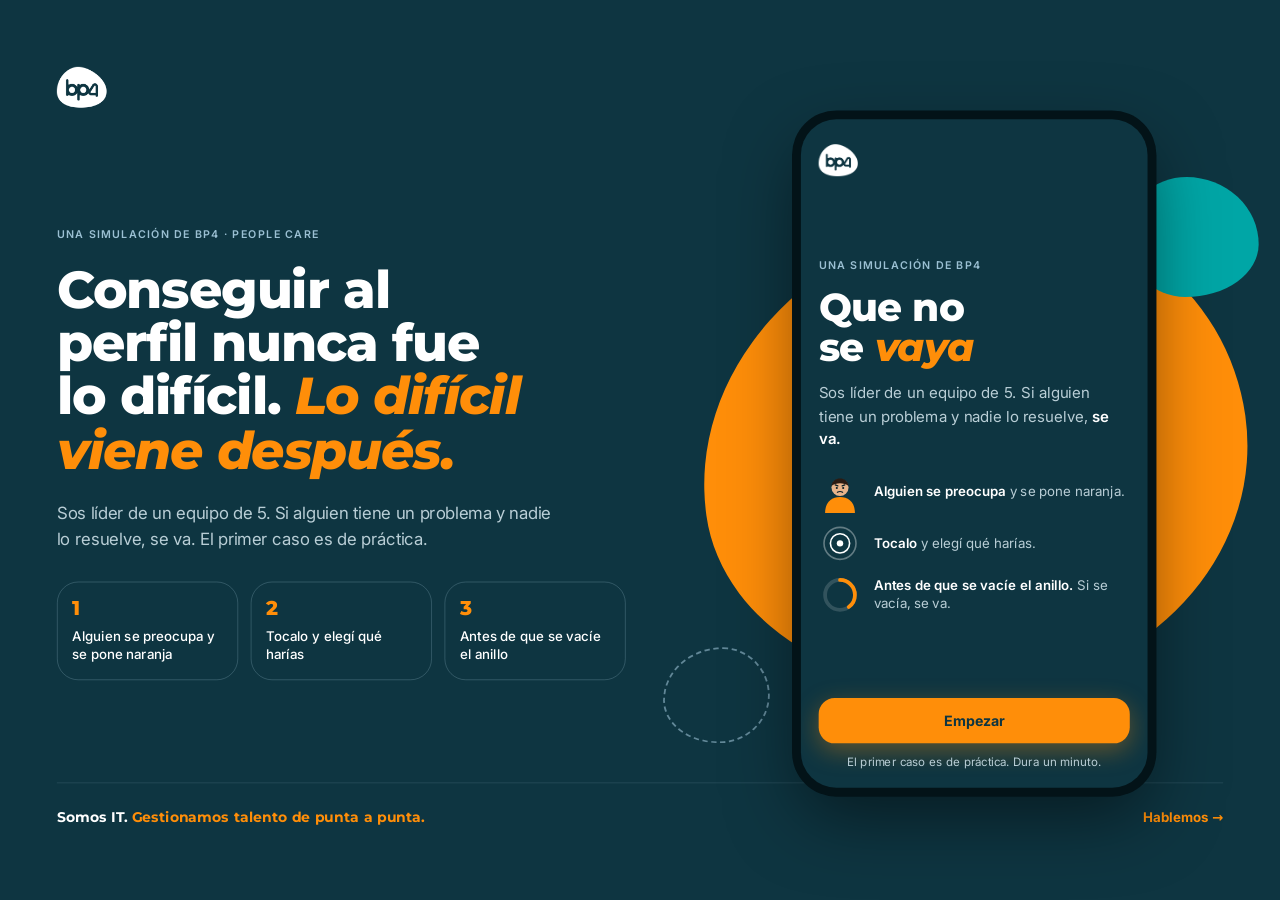
<file: juegos/que-no-se-vaya/index.html>
<!doctype html>
<html lang="es">
<head>
<meta charset="utf-8">
<meta name="viewport" content="width=device-width,initial-scale=1,viewport-fit=cover">
<title>Que no se vaya · BP4</title>
<meta name="description" content="Una simulación de un minuto para líderes de tecnología: detectá a tiempo quién de tu equipo se está por ir.">
<meta name="theme-color" content="#071E26">
<meta property="og:type" content="website">
<meta property="og:url" content="https://bp-4.com/juegos/que-no-se-vaya/">
<meta property="og:title" content="Que no se vaya · una simulación de BP4">
<meta property="og:description" content="Una simulación de un minuto para líderes de tecnología: detectá a tiempo quién de tu equipo se está por ir.">
<meta property="og:image" content="https://bp-4.com/juegos/que-no-se-vaya/preview.png">
<meta property="og:image:width" content="1200">
<meta property="og:image:height" content="630">
<meta property="og:image:alt" content="Que no se vaya, una simulación de BP4">
<meta property="og:locale" content="es_419">
<meta property="og:site_name" content="BP4">
<link rel="canonical" href="https://bp-4.com/juegos/que-no-se-vaya/">
<meta name="twitter:card" content="summary_large_image">
<meta name="twitter:title" content="Que no se vaya · una simulación de BP4">
<meta name="twitter:description" content="Una simulación de un minuto para líderes de tecnología: detectá a tiempo quién de tu equipo se está por ir.">
<meta name="twitter:image" content="https://bp-4.com/juegos/que-no-se-vaya/preview.png">
<link rel="preload" href="/_ds/bp4-design-system-74aeafca-6a8d-44c7-afc9-dea3e27f2c16/assets/fonts/Montserrat-Variable.woff2" as="font" type="font/woff2" crossorigin>
<link rel="preload" href="/_ds/bp4-design-system-74aeafca-6a8d-44c7-afc9-dea3e27f2c16/assets/fonts/Inter-Variable.woff2" as="font" type="font/woff2" crossorigin>
<style>
/* Fuentes del propio sitio (mismas que bp-4.com) */
@font-face{font-family:"Montserrat";src:url("/_ds/bp4-design-system-74aeafca-6a8d-44c7-afc9-dea3e27f2c16/assets/fonts/Montserrat-Variable.woff2") format("woff2");font-weight:100 900;font-style:normal;font-display:swap}
@font-face{font-family:"Montserrat";src:url("/_ds/bp4-design-system-74aeafca-6a8d-44c7-afc9-dea3e27f2c16/assets/fonts/Montserrat-Italic-Variable.woff2") format("woff2");font-weight:100 900;font-style:italic;font-display:swap}
@font-face{font-family:"Inter";src:url("/_ds/bp4-design-system-74aeafca-6a8d-44c7-afc9-dea3e27f2c16/assets/fonts/Inter-Variable.woff2") format("woff2");font-weight:100 900;font-style:normal;font-display:swap}
@font-face{font-family:"Inter";src:url("/_ds/bp4-design-system-74aeafca-6a8d-44c7-afc9-dea3e27f2c16/assets/fonts/Inter-Italic-Variable.woff2") format("woff2");font-weight:100 900;font-style:italic;font-display:swap}
</style>
<link rel="icon" href="/favicon.ico" sizes="any">
<link rel="icon" type="image/png" sizes="32x32" href="/favicon-32.png">
<link rel="apple-touch-icon" href="/apple-touch-icon.png">
<style>
/* Layout: un celular. Arriba, el equipo como piedras (el pebble del logo); abajo, el panel donde se decide. Look único oscuro sobre musgo, naranja solo para alertas y acción. */
:root{
  --musgo:#0E3541;
  --musgo-hondo:#071E26;
  --musgo-claro:#164756;
  --linea:rgba(155,192,211,.28);
  --naranja:#FF8E09;
  --mandarina:#FF6000;
  --verde:#00A6A6;
  --celeste:#9BC0D3;
  --rojo:#F54748;
  --tinta:#FFFFFF;
  --tinta-suave:#B9CED6;
  --f-display:"Montserrat","Arial Rounded MT Bold",system-ui,sans-serif;
  --f-body:"Inter",system-ui,-apple-system,"Segoe UI",sans-serif;
  --ease-bounce:cubic-bezier(.34,1.56,.64,1);
  color-scheme:dark;
}
[hidden]{display:none!important}
html,body{height:100%}
body{
  margin:0;background:var(--musgo-hondo);color:var(--tinta);font-family:var(--f-body);
  padding-left:max(16px,env(safe-area-inset-left,0px));
  padding-right:max(16px,env(safe-area-inset-right,0px));
  padding-block:16px;box-sizing:border-box;
  display:flex;align-items:center;justify-content:center;overflow:hidden;
}
*{box-sizing:border-box}
.cel{
  position:relative;width:min(390px,100%);height:min(800px,100%);
  background:var(--musgo);border-radius:40px;overflow:hidden;
  box-shadow:0 0 0 10px #031318,0 30px 80px rgba(0,0,0,.5);
}
@media (max-width:520px){
  body{background:var(--musgo);padding-block:0}
  .cel{width:100%;height:100%;border-radius:0;box-shadow:none}
}
.pantalla{position:absolute;inset:0;display:flex;flex-direction:column;padding:28px 20px 22px}
.logo{width:44px;height:auto;display:block}
.eyebrow{font-family:var(--f-body);font-weight:600;font-size:12px;letter-spacing:.12em;text-transform:uppercase;color:var(--celeste);margin:0}
h1,h2,h3{font-family:var(--f-display);font-weight:800;letter-spacing:-.015em;text-wrap:balance;margin:0}
em.hl{font-style:italic;color:var(--naranja)}
.btn{
  font:600 16px/1.2 var(--f-body);border-radius:18px;padding:16px 18px;border:0;cursor:pointer;
  text-align:center;text-decoration:none;display:block;width:100%;
  transition:transform .18s var(--ease-bounce),background .2s;
}
.btn:active{transform:scale(.96)}
.btn:focus-visible,.persona:focus-visible,.opcion:focus-visible{outline:3px solid var(--celeste);outline-offset:3px}
.btn.primario{background:var(--naranja);color:var(--musgo);font-weight:700;box-shadow:0 8px 28px rgba(255,142,9,.35)}
.btn.secundario{background:transparent;color:var(--tinta);border:1.5px solid var(--linea)}
.btn.link{background:transparent;color:var(--celeste);padding:10px}

/* Inicio */
#inicio{justify-content:space-between}
.inicio-centro{display:flex;flex-direction:column;gap:18px}
#inicio h1{font-size:44px;line-height:1.02}
.instr{font-size:17px;line-height:1.5;color:var(--tinta-suave);margin:0;max-width:30ch}
.instr b{color:var(--tinta);font-weight:600}
#inicio{overflow-y:auto}
.pasos{list-style:none;margin:4px 0 0;padding:0;display:flex;flex-direction:column;gap:10px}
.pasos li{display:flex;align-items:center;gap:14px;font-size:15px;line-height:1.35;color:var(--tinta-suave)}
.pasos b{color:var(--tinta);font-weight:600}
.pasos svg{flex:none;width:48px;height:48px}
@media (max-height:700px){#inicio h1{font-size:36px}.inicio-centro{gap:12px}.pasos svg{width:40px;height:40px}}
.pie-inicio{display:flex;flex-direction:column;gap:12px}
.dura{font-size:13px;color:var(--tinta-suave);text-align:center;margin:0}

/* Juego */
#juego{padding:22px 16px 0;gap:10px}
.barra{display:flex;align-items:center;justify-content:space-between;gap:10px}
.marcador{display:flex;gap:8px}
.chip{font:600 13px var(--f-body);font-variant-numeric:tabular-nums;padding:7px 11px;border-radius:999px;background:rgba(255,255,255,.07);color:var(--tinta-suave)}
.chip b{color:var(--tinta)}
.equipo{flex:1 0 auto;display:grid;grid-template-columns:repeat(6,1fr);align-content:safe center;row-gap:14px;min-height:0}
@media (max-height:860px){
  .equipo{row-gap:4px}
  .piedra{width:62px;height:62px}
  .senal{min-height:26px}
  .panel{min-height:0;padding-top:16px;padding-bottom:16px}
  #decTexto{font-size:18px}
  .opcion{padding:11px 14px}
}
.persona{grid-column:span 2;background:none;border:0;padding:4px 0;color:inherit;cursor:pointer;display:flex;flex-direction:column;align-items:center;gap:6px;font-family:var(--f-body);-webkit-tap-highlight-color:transparent}
.persona:nth-child(4){grid-column:2/span 2}
.persona:nth-child(5){grid-column:4/span 2}
/* Cada persona: busto con cara. El cuerpo toma el color del estado; la cara cambia de contenta a preocupada. */
.piedra{position:relative;width:76px;height:76px;display:grid;place-items:center;border-radius:50%;
  transition:transform .3s var(--ease-bounce)}
.piedra .fig{width:100%;height:100%;display:block;overflow:visible}
.fig .cuerpo{fill:var(--verde);transition:fill .25s}
.fig .cara-preocupada,.fig .cejas{display:none}
.fig .ojo{fill:#071E26}
.fig .trazo{fill:none;stroke:#071E26;stroke-width:2.2;stroke-linecap:round}
.reloj{position:absolute;inset:-7px;width:calc(100% + 14px);height:calc(100% + 14px);transform:rotate(-90deg);pointer-events:none;opacity:0}
.reloj circle{fill:none;stroke:var(--naranja);stroke-width:5;stroke-linecap:round;stroke-dasharray:100;stroke-dashoffset:0}
.rol{display:flex;flex-direction:column;align-items:center;line-height:1.15}
.rol b{font:700 14px var(--f-body);color:var(--tinta)}
.rol small{font-size:12px;font-weight:500;color:var(--tinta-suave)}
.senal{font:700 12px/1.2 var(--f-body);min-height:30px;max-width:110px;text-align:center;color:var(--naranja)}
.persona.alerta .fig .cuerpo{fill:var(--naranja)}
.persona.alerta .piedra{animation:latido 1s ease-in-out infinite}
.persona.alerta .cara-contenta{display:none}
.persona.alerta .cara-preocupada,.persona.alerta .cejas{display:inline}
.persona.alerta .reloj{opacity:1}
.persona.alerta.urgente .reloj circle{stroke:var(--rojo)}
.persona.alerta.urgente .senal{color:var(--rojo)}
.persona.elegida .piedra{box-shadow:0 0 0 3px var(--musgo),0 0 0 6px var(--tinta)}
.persona.fuera{cursor:default}
.persona.fuera .fig *{fill:none!important;stroke:var(--celeste);stroke-width:2;stroke-dasharray:4 3}
.persona.fuera .fig .rostro{display:none}
.persona.fuera .piedra{opacity:.55}
.persona.fuera .rol b,.persona.fuera .senal{color:var(--celeste)}
.persona.salvada .piedra{transform:scale(1.14)}
/* Guía del primer caso: pulso alrededor y globo "Tocalo" */
.persona{position:relative}
.persona.guia .piedra::after{content:"";position:absolute;inset:-14px;border-radius:50%;border:3px solid var(--tinta);animation:pulso 1.3s ease-out infinite;pointer-events:none}
.persona.guia::before{content:"Tocalo";position:absolute;top:-8px;left:calc(50% + 26px);z-index:3;
  font:800 13px var(--f-display);color:var(--musgo);background:var(--tinta);padding:6px 10px;border-radius:12px 12px 12px 3px;
  animation:flota 1.3s ease-in-out infinite;white-space:nowrap}
@keyframes pulso{0%{transform:scale(.85);opacity:.9}100%{transform:scale(1.25);opacity:0}}
@keyframes flota{0%,100%{transform:translateY(0)}50%{transform:translateY(-4px)}}
.coach{margin:0;font-size:14px;line-height:1.4;color:var(--celeste);background:rgba(155,192,211,.1);border-radius:14px;padding:9px 12px}
.coach b{color:var(--tinta)}
.ayuda .btn{margin-top:14px}
.persona.ok,.persona.fuera{cursor:default}
@keyframes latido{0%,100%{transform:scale(1)}50%{transform:scale(1.06)}}

.panel{background:var(--musgo-claro);border-radius:28px 28px 0 0;margin:0 -16px;padding:20px 18px 22px;min-height:290px;display:flex;flex-direction:column;gap:12px;flex:0 1 auto;overflow-y:auto}
@media (max-height:720px){
  .equipo{row-gap:0;flex:0 0 auto}
  .piedra{width:52px;height:52px}
  .rol small{display:none}
  .senal{min-height:18px;font-size:11px}
  .persona{gap:3px;padding:2px 0}
  .persona.guia::before{left:calc(50% + 18px);font-size:12px;padding:5px 8px}
  .panel{flex:1 1 0;min-height:0;padding:14px 16px 16px;gap:8px}
  #decTexto{font-size:17px}
  .opcion{padding:10px 12px;font-size:14px}
  .coach{font-size:13px;padding:8px 10px}
}
.ayuda{margin:auto 0;text-align:center;font-size:16px;line-height:1.45;color:var(--tinta-suave)}
.ayuda b{color:var(--tinta)}
.ayuda.bien b{color:var(--verde)}
.ayuda.mal b{color:var(--rojo)}
#decision{display:flex;flex-direction:column;gap:10px}
#decTexto{font-size:20px;line-height:1.25}
.opciones{display:flex;flex-direction:column;gap:8px}
.opcion{font:500 15px/1.3 var(--f-body);text-align:left;color:var(--tinta);background:rgba(255,255,255,.06);border:1.5px solid var(--linea);border-radius:18px;padding:13px 14px;cursor:pointer;transition:transform .15s var(--ease-bounce),background .2s,border-color .2s}
.opcion:active{transform:scale(.97)}
.opcion.mal{border-color:var(--rojo);color:var(--tinta-suave);background:rgba(245,71,72,.12);animation:sacudon .35s}
.opcion:disabled{cursor:default}
.aviso{font-size:14px;line-height:1.4;color:var(--tinta-suave);min-height:18px;margin:0}
.aviso b{color:var(--rojo)}
@keyframes sacudon{0%,100%{transform:translateX(0)}25%{transform:translateX(-6px)}75%{transform:translateX(6px)}}

/* Final */
#final{overflow-y:auto;gap:14px;padding-top:26px}
.res-top{display:flex;align-items:center;justify-content:space-between}
#resTitulo{font-size:34px;line-height:1.05}
.res-num{margin:0;font:700 17px var(--f-body);font-variant-numeric:tabular-nums;color:var(--tinta)}
.res-num b{font:800 40px var(--f-display);color:var(--naranja);margin-right:4px}
.escapadas{margin:0;padding:0;list-style:none;display:flex;flex-direction:column;gap:6px}
.escapadas li{font-size:14px;color:var(--tinta-suave);padding:9px 12px;border-radius:14px;background:rgba(255,255,255,.05)}
.escapadas li b{color:var(--tinta);font-weight:600}
.premio{border:1.5px solid var(--naranja);border-radius:24px;padding:16px;display:flex;gap:14px;align-items:center;background:rgba(255,142,9,.08)}
.sello{flex:none;width:72px;height:66px;border-radius:56% 44% 48% 52%/55% 50% 50% 45%;background:var(--naranja);color:var(--musgo);display:grid;place-items:center;text-align:center;font:800 11px/1.1 var(--f-display);padding:6px}
.premio-txt{display:flex;flex-direction:column;gap:6px;min-width:0}
.premio-txt p{margin:0;font-size:14px;line-height:1.4;color:var(--tinta-suave)}
.premio-txt a{font:600 14px var(--f-body);color:var(--naranja);text-decoration:none}
.mensaje{font:700 19px/1.3 var(--f-display);margin:4px 0 0;letter-spacing:-.01em}
.acciones{display:flex;flex-direction:column;gap:10px;margin-top:auto;padding-top:6px}

/* Escena: en celular solo el juego; en desktop, marca BP4 alrededor */
.escena{width:100%;height:100%;display:flex;flex-direction:column}
.d-main{flex:1;min-height:0;display:flex;align-items:center;justify-content:center}
.d-der{position:relative;width:100%;height:100%;display:flex;align-items:center;justify-content:center}
.solo-desk{display:none!important}
/* Modo desktop: la escena se diseña a 1440x900 y se escala entera para entrar en la ventana (lo decide el script) */
html.modo-desk body{background:var(--musgo);padding:0;display:block;position:relative}
html.modo-desk .escena{position:absolute;left:50%;top:50%;width:1440px;height:900px;padding:0 64px;transform:translate(-50%,-50%) scale(var(--s,1))}
html.modo-desk .solo-desk{display:flex!important}
html.modo-desk .d-top{flex:none;height:84px;align-items:center;justify-content:space-between}
html.modo-desk .d-logo{width:56px;height:auto;display:block}
.logo-link{display:inline-block;line-height:0;transition:opacity .2s}
#inicio > .logo-link{align-self:flex-start}
.logo-link:hover{opacity:.85}
html.modo-desk .d-pie a.pie-cta{color:var(--naranja);font-weight:700}
html.modo-desk .d-pie a.pie-cta:hover{color:var(--mandarina)}
html.modo-desk .d-top a,html.modo-desk .d-pie a{font:500 15px var(--f-body);color:var(--tinta-suave);text-decoration:none}
html.modo-desk .d-top a:hover,html.modo-desk .d-pie a:hover{color:var(--tinta)}
html.modo-desk .d-main{gap:56px;justify-content:space-between}
html.modo-desk .d-izq{flex:1 1 0;max-width:640px;min-width:0;flex-direction:column;gap:26px}
html.modo-desk .d-h1{font-size:58px;line-height:1.04}
html.modo-desk .d-bajada{font-size:19px;line-height:1.55;color:var(--tinta-suave);margin:0;max-width:30em}
html.modo-desk .d-pasos{list-style:none;margin:6px 0 0;padding:0;display:flex;gap:14px}
html.modo-desk .d-pasos li{flex:1;border:1.5px solid var(--linea);border-radius:24px;padding:16px 16px 18px;display:flex;flex-direction:column;gap:8px}
html.modo-desk .d-pasos b{font:800 22px var(--f-display);color:var(--naranja)}
html.modo-desk .d-pasos span{font:500 15px/1.35 var(--f-body);color:var(--tinta)}
html.modo-desk .d-der{flex:0 0 560px;width:560px;padding-block:16px}
html.modo-desk .cel{z-index:2;height:752px}
html.modo-desk .blob{position:absolute;border-radius:56% 44% 48% 52%/55% 50% 50% 45%;z-index:1}
html.modo-desk .b1{width:110%;height:72%;background:var(--naranja);left:-5%;top:14%;transform:rotate(-8deg)}
html.modo-desk .b2{width:150px;height:135px;background:var(--verde);right:-40px;top:8%;border-radius:46% 54% 55% 45%/48% 56% 44% 52%}
html.modo-desk .b3{width:120px;height:108px;border:2.5px dashed var(--celeste);left:-70px;bottom:6%;opacity:.6}
html.modo-desk .d-pie{flex:none;height:76px;align-items:center;justify-content:space-between;border-top:1px solid rgba(155,192,211,.18)}
html.modo-desk .d-pie p{margin:0;font:700 16px var(--f-display)}
html.modo-desk .d-pie p em{color:var(--naranja);font-style:normal}
/* En modo desktop el celular tiene alto fijo: se anulan los ajustes por pantalla baja */
html.modo-desk .equipo{row-gap:4px}
html.modo-desk .piedra{width:76px;height:76px}
html.modo-desk .senal{min-height:30px}
html.modo-desk .panel{min-height:290px;padding:20px 18px 22px}
html.modo-desk #decTexto{font-size:20px}
html.modo-desk .opcion{padding:13px 14px}


/* Formulario de contacto al final */
.contacto{margin-top:14px;padding:16px;border:1.5px solid var(--linea);border-radius:22px;background:rgba(255,255,255,.04)}
.contacto-tit{font:700 17px/1.25 var(--f-display);margin:0}
.contacto-sub{font:400 14px/1.4 var(--f-body);color:var(--tinta-suave);margin:4px 0 0}
.contacto-fila{display:flex;gap:8px;margin-top:12px}
.contacto-fila input{flex:1;min-width:0;font:500 16px var(--f-body);color:var(--tinta);background:rgba(7,30,38,.6);border:1.5px solid var(--linea);border-radius:14px;padding:12px 14px;outline:none}
.contacto-fila input::placeholder{color:var(--tinta-suave)}
.contacto-fila input:focus{border-color:var(--naranja)}
.contacto-fila input.error{border-color:var(--mandarina)}
.contacto-fila .btn{margin-top:0;flex:none;width:auto;padding-left:20px;padding-right:20px}
.contacto-legal{font:400 12px/1.4 var(--f-body);color:var(--tinta-suave);margin:8px 0 0}
.contacto-msg{font:600 14px/1.4 var(--f-body);margin:6px 0 0;min-height:0}
.contacto-msg:empty{display:none}
.contacto-msg.ok{color:var(--naranja)}
.contacto-msg.mal{color:#FFB199}
.contacto.enviado .contacto-fila,.contacto.enviado .contacto-legal,.contacto.enviado .contacto-sub{display:none}
.trampa{position:absolute;left:-9999px;width:1px;height:1px;opacity:0}

@media (prefers-reduced-motion:reduce){
  *{animation:none!important;transition:none!important}
}
</style>
<script src="/config.js"></script>
</head>
<body>
<div class="escena">
<header class="d-top solo-desk">
  <a class="logo-link" href="/" aria-label="Ir a bp-4.com"><img class="d-logo" src="[data-uri]" alt="BP4"></a>
</header>
<div class="d-main">
<div class="d-izq solo-desk">
  <p class="eyebrow">Una simulación de BP4 · People Care</p>
  <h1 class="d-h1">Conseguir al perfil nunca fue lo difícil. <em class="hl">Lo difícil viene después.</em></h1>
  <p class="d-bajada">Sos líder de un equipo de 5. Si alguien tiene un problema y nadie lo resuelve, se va. El primer caso es de práctica.</p>
  <ol class="d-pasos">
    <li><b>1</b><span>Alguien se preocupa y se pone naranja</span></li>
    <li><b>2</b><span>Tocalo y elegí qué harías</span></li>
    <li><b>3</b><span>Antes de que se vacíe el anillo</span></li>
  </ol>
</div>
<div class="d-der">
<span class="blob b1 solo-desk" aria-hidden="true"></span>
<span class="blob b2 solo-desk" aria-hidden="true"></span>
<span class="blob b3 solo-desk" aria-hidden="true"></span>
<div class="cel" id="cel">

  <section class="pantalla" id="inicio">
    <a class="logo-link" href="/" aria-label="Ir a bp-4.com"><img class="logo" src="[data-uri]" alt="BP4"></a>
    <div class="inicio-centro">
      <p class="eyebrow">Una simulación de BP4</p>
      <h1>Que no se <em class="hl">vaya</em></h1>
      <p class="instr">Sos líder de un equipo de 5. Si alguien tiene un problema y nadie lo resuelve, <b>se va.</b></p>
      <ol class="pasos">
        <li><svg viewBox="0 0 80 80" aria-hidden="true"><path d="M12 80c0-20 12-30 28-30s28 10 28 30z" fill="#FF8E09"/><circle cx="40" cy="32" r="16" fill="#E8B48A"/><path d="M24 29c1-9 8-14 16-14s15 5 16 14c-4-3-10-5-16-5s-12 2-16 5z" fill="#2B1B12"/><path d="M31 27l5 2M49 27l-5 2" stroke="#071E26" stroke-width="2.2" stroke-linecap="round"/><circle cx="34" cy="33" r="2" fill="#071E26"/><circle cx="46" cy="33" r="2" fill="#071E26"/><path d="M35 41q5-3 10 0" fill="none" stroke="#071E26" stroke-width="2.2" stroke-linecap="round"/></svg><span><b>Alguien se preocupa</b> y se pone naranja.</span></li>
        <li><svg viewBox="0 0 80 80" aria-hidden="true"><circle cx="40" cy="40" r="30" fill="none" stroke="#FFFFFF" stroke-width="3" opacity=".35"/><circle cx="40" cy="40" r="18" fill="none" stroke="#FFFFFF" stroke-width="3"/><circle cx="40" cy="40" r="6" fill="#FFFFFF"/></svg><span><b>Tocalo</b> y elegí qué harías.</span></li>
        <li><svg viewBox="0 0 80 80" aria-hidden="true"><circle cx="40" cy="40" r="28" fill="none" stroke="rgba(255,255,255,.15)" stroke-width="7"/><circle cx="40" cy="40" r="28" fill="none" stroke="#FF8E09" stroke-width="7" stroke-linecap="round" stroke-dasharray="70 176" transform="rotate(-90 40 40)"/></svg><span><b>Antes de que se vacíe el anillo.</b> Si se vacía, se va.</span></li>
      </ol>
    </div>
    <div class="pie-inicio">
      <button class="btn primario" id="empezar">Empezar</button>
      <p class="dura">El primer caso es de práctica. Dura un minuto.</p>
    </div>
  </section>

  <section class="pantalla" id="juego" hidden>
    <div class="barra">
      <img class="logo" src="[data-uri]" alt="BP4" style="width:34px">
      <div class="marcador">
        <span class="chip">Salvaste <b id="salvados">0</b></span>
        <span class="chip">Situación <b id="nro">0</b>/7</span>
      </div>
    </div>
    <div class="equipo" id="equipo"></div>
    <div class="panel" id="panel">
      <p class="ayuda" id="ayuda">Tocá a quien tenga una <b>alerta</b>.</p>
      <div id="decision" hidden>
        <p class="eyebrow" id="decRol"></p>
        <h3 id="decTexto"></h3>
        <div class="opciones" id="opciones"></div>
        <p class="aviso" id="aviso"></p>
        <p class="coach" id="coach" hidden></p>
      </div>
    </div>
  </section>

  <section class="pantalla" id="final" hidden>
    <div class="res-top">
      <p class="eyebrow">Resultado</p>
      <a class="logo-link" href="/" aria-label="Ir a bp-4.com"><img class="logo" src="[data-uri]" alt="BP4" style="width:34px"></a>
    </div>
    <h2 id="resTitulo">Equipo intacto</h2>
    <p class="res-num"><b id="resQuedan">5</b>de 5 siguen en el equipo</p>
    <ul class="escapadas" id="escapadas"></ul>

    <div class="premio" id="premio" hidden>
      <div class="sello">Equipo<br>intacto</div>
      <div class="premio-txt">
        <p class="eyebrow">Lo que lograste</p>
        <p>Sostuviste a todo el equipo. Mandáselo a alguien y fijate si lo iguala.</p>
        <a id="premioWa" href="#" target="_blank" rel="noopener">Mandarlo por WhatsApp</a>
      </div>
    </div>

    <p class="mensaje">Conseguir al perfil nunca fue lo difícil. <em class="hl">Lo difícil viene después.</em></p>

    <form class="contacto" id="contacto" hidden novalidate>
      <p class="contacto-tit">¿Hablamos de tu equipo?</p>
      <p class="contacto-sub">Dejanos tu mail y te escribimos.</p>
      <div class="contacto-fila">
        <input type="email" id="cMail" name="email" placeholder="tu@empresa.com" autocomplete="email" inputmode="email" required aria-label="Tu mail">
        <button type="submit" class="btn primario" id="cBtn">Enviar</button>
      </div>
      <input type="text" name="website" id="cWeb" tabindex="-1" autocomplete="off" class="trampa" aria-hidden="true">
      <p class="contacto-legal">Usamos tu mail solo para escribirte sobre esto.</p>
      <p class="contacto-msg" id="cMsg" role="status" aria-live="polite"></p>
    </form>

    <div class="acciones">
      <a class="btn primario" href="https://www.linkedin.com/in/felipebrugo" target="_blank" rel="noopener">Charlemos en LinkedIn</a>
      <button class="btn secundario" id="otraVez">Repetir la simulación</button>
      <a class="btn link" id="compartir" href="#" target="_blank" rel="noopener">Compartir</a>
    </div>
  </section>

</div>
</div>
</div>
<footer class="d-pie solo-desk">
  <p>Somos IT. <em>Gestionamos talento de punta a punta.</em></p>
  <a class="pie-cta" href="https://www.linkedin.com/in/felipebrugo" target="_blank" rel="noopener">Hablemos →</a>
</footer>
</div>

<script>
(function(){
  // Link público del juego. Si está vacío, el mensaje de WhatsApp va sin link.
  var LINK = "https://bp-4.com/juegos/que-no-se-vaya/";
  // Planilla de BP4 (config.js). Si no está configurada, todo esto no hace nada.
  var SHEET = window.BP4Sheet || {activo:false, evento:function(){}, enviar:function(){ return Promise.reject(); }};
  var ultimoResultado = null;

  // El equipo: nombre, rol, tono de piel y peinado (0 largo, 1 corto, 2 rodete, 3 rulos, 4 raya al costado).
  var EQUIPO = [
    {nombre:"Lucía", rol:"Backend",  piel:"#F2C9A0", pelo:"#3A2416", estilo:0},
    {nombre:"Tomás", rol:"Frontend", piel:"#C98E62", pelo:"#1C1C1C", estilo:1},
    {nombre:"Caro",  rol:"QA",       piel:"#E8B48A", pelo:"#8A3B1C", estilo:2},
    {nombre:"Nico",  rol:"Data",     piel:"#8D5A3B", pelo:"#151515", estilo:3},
    {nombre:"Juli",  rol:"DevOps",   piel:"#F5D3B5", pelo:"#C9A15A", estilo:4}
  ];

  // Cada caso trae su respuesta buena y dos malas creíbles, con el porqué.
  var SIT = [
    {corto:"Sin feedback", texto:"Hace meses que nadie le da feedback.",
     ok:"Agendar feedback con su líder y el focal point", bien:"Feedback concreto y con su líder: sabe dónde está parado.",
     malas:[["Mandarle una encuesta anónima de clima","La encuesta mide, pero no le da feedback a esa persona. Hace falta una conversación."],
            ["Esperar a la evaluación anual de diciembre","Meses sin feedback ya es el problema. Esperar más lo agranda."]]},
    {corto:"Trabaja de más", texto:"Trabaja de más, incluso los fines de semana.",
     ok:"Revisar con el cliente la carga y las prioridades", bien:"Bajar la carga desde la raíz evita que se queme.",
     malas:[["Darle unos días libres para que descanse","Descansa, vuelve y encuentra la misma carga. El problema sigue ahí."],
            ["Reconocer en público su compromiso","Premiás justo lo que lo está quemando."]]},
    {corto:"Tiene otra oferta", texto:"Le llegó una oferta de otra empresa.",
     ok:"Charla de crecimiento antes de que decida", bien:"Entender qué busca te da algo más que plata para ofrecer.",
     malas:[["Igualar la oferta con un aumento hoy mismo","Si se iba por algo más que plata, en seis meses vuelve a buscar."],
            ["Pedirle que te avise cuando decida","Cuando te avisa, ya decidió."]]},
    {corto:"Le quedó chico", texto:"El proyecto le quedó chico.",
     ok:"Sumarle un desafío nuevo o una capacitación", bien:"Un desafío real lo vuelve a enganchar con el proyecto.",
     malas:[["Pasarle más tareas del mismo tipo","Más de lo mismo no es un desafío: es más aburrimiento."],
            ["Prometerle un ascenso para el año que viene","Una promesa lejana no cambia su día a día."]]},
    {corto:"No se integra", texto:"No se siente parte del equipo del cliente.",
     ok:"Sumarlo a los rituales del equipo del cliente", bien:"Estar donde se decide lo hace parte del equipo.",
     malas:[["Organizar un after con todo el equipo","Un after no lo suma a las dailies ni a las decisiones."],
            ["Dejar que se adapte solo con el tiempo","Quien no se siente parte, con el tiempo se aleja más."]]},
    {corto:"Rinde menos", texto:"Bajó su rendimiento sin un motivo claro.",
     ok:"Un uno a uno para entender qué le pasa", bien:"Primero entender: la causa casi nunca es la que parece.",
     malas:[["Marcarle objetivos más exigentes por un mes","Presionar sin saber la causa suele empeorarlo."],
            ["Avisarle al cliente que está rindiendo menos","Lo exponés antes de entender qué le pasa."]]},
    {corto:"Sin plan de carrera", texto:"No tiene un plan de carrera.",
     ok:"Armar su plan de carrera con objetivos claros", bien:"Ver hacia dónde crece le da motivos para quedarse.",
     malas:[["Mandarle el listado de cursos de la empresa","Una lista no es un plan: no dice hacia dónde va."],
            ["Charlarlo en la próxima evaluación","Sin rumbo ahora, lo empieza a buscar afuera."]]}
  ];

  // Valores estimados, para ajustar jugando.
  var PLAZO = 13000;   // tiempo para resolver cada alerta
  var CADA = 5800;     // cada cuánto aparece una alerta nueva
  var PENA = 4000;     // tiempo que se pierde con una respuesta mal
  var PRIMERA = 900;   // aparición del caso de práctica
  var ARRANQUE = 1200; // primera alerta real después de "A jugar"

  var $ = function(id){ return document.getElementById(id); };
  var pantallas = {inicio:$("inicio"), juego:$("juego"), final:$("final")};
  function ver(n){ for (var k in pantallas) pantallas[k].hidden = (k !== n); }
  function mezclar(a){ a = a.slice(); for (var i=a.length-1;i>0;i--){ var j=Math.floor(Math.random()*(i+1)); var t=a[i]; a[i]=a[j]; a[j]=t; } return a; }

  var PEINADOS = [
    // largo: atrás + flequillo
    '<path d="M22 32c0-14 8-21 18-21s18 7 18 21v20H22z" class="p"/>',
    '',
    '<circle cx="40" cy="11" r="7" class="p"/>',
    '<circle cx="27" cy="25" r="7" class="p"/><circle cx="33" cy="17" r="7" class="p"/><circle cx="42" cy="15" r="7" class="p"/><circle cx="50" cy="19" r="7" class="p"/><circle cx="55" cy="27" r="6" class="p"/>',
    ''
  ];
  var FRENTE = [
    '<path d="M24 30c2-10 8-15 16-15s14 5 16 15c-6-4-12-6-18-5-6 1-10 3-14 5z" class="p"/>',
    '<path d="M24 29c1-9 8-14 16-14s15 5 16 14c-4-3-10-5-16-5s-12 2-16 5z" class="p"/>',
    '<path d="M24 29c1-9 8-14 16-14s15 5 16 14c-4-3-10-5-16-5s-12 2-16 5z" class="p"/>',
    '',
    '<path d="M24 31c-1-10 6-17 16-17 9 0 15 5 16 12-8-1-16 2-22 0-4 2-8 3-10 5z" class="p"/>'
  ];

  function figura(e){
    var pelo = function(html){ return html.replace(/class="p"/g, 'fill="' + e.pelo + '"'); };
    return '<svg class="fig" viewBox="0 0 80 80" aria-hidden="true">' +
      pelo(PEINADOS[e.estilo]) +
      '<path class="cuerpo" d="M12 80c0-20 12-30 28-30s28 10 28 30z"/>' +
      '<circle cx="40" cy="32" r="16" fill="' + e.piel + '"/>' +
      pelo(FRENTE[e.estilo]) +
      '<g class="rostro">' +
        '<path class="trazo cejas" d="M31 27l5 2M49 27l-5 2"/>' +
        '<circle class="ojo" cx="34" cy="33" r="2.1"/><circle class="ojo" cx="46" cy="33" r="2.1"/>' +
        '<path class="trazo cara-contenta" d="M35 39q5 4 10 0"/>' +
        '<path class="trazo cara-preocupada" d="M35 41q5-3 10 0"/>' +
      '</g></svg>';
  }

  var S = null, raf = 0;

  function armarEquipo(){
    var eq = $("equipo"); eq.innerHTML = "";
    EQUIPO.forEach(function(e, i){
      var b = document.createElement("button");
      b.className = "persona ok"; b.type = "button"; b.dataset.i = i;
      b.setAttribute("aria-label", e.nombre + ", " + e.rol);
      b.innerHTML = '<span class="piedra">' + figura(e) + '<svg class="reloj" viewBox="0 0 100 100" aria-hidden="true"><circle cx="50" cy="50" r="46" pathLength="100"/></svg></span>' +
        '<span class="rol"><b>' + e.nombre + '</b><small>' + e.rol + '</small></span><span class="senal"></span>';
      b.addEventListener("click", function(){ tocar(i); });
      eq.appendChild(b);
    });
  }

  function empezar(){
    armarEquipo();
    S = {
      personas: EQUIPO.map(function(){ return {estado:"ok", sit:null, fin:0}; }),
      cola: mezclar(SIT), lanzadas:0, cerradas:0, perdidas:[], elegida:-1, salvados:0,
      proxima: performance.now() + PRIMERA, practica:true, terminado:false, pausa:0
    };
    $("nro").textContent = "0"; $("salvados").textContent = "0";
    cerrarDecision(); ayuda('Mirá a tu equipo. En un segundo, alguien va a tener un problema.', "");
    ver("juego");
    cancelAnimationFrame(raf); raf = requestAnimationFrame(bucle);
  }

  function nodo(i){ return $("equipo").children[i]; }
  function nombre(i){ return EQUIPO[i].nombre; }

  function lanzar(t){
    var libres = [];
    S.personas.forEach(function(p, i){ if (p.estado === "ok") libres.push(i); });
    if (!libres.length) return false;
    var i = libres[Math.floor(Math.random()*libres.length)];
    var p = S.personas[i];
    p.estado = "alerta"; p.sit = S.cola[S.lanzadas]; p.plazo = PLAZO; p.fin = t + PLAZO;
    p.practica = S.lanzadas === 0;
    S.lanzadas++;
    $("nro").textContent = S.lanzadas;
    var n = nodo(i);
    n.className = "persona alerta" + (p.practica ? " guia" : "");
    n.querySelector(".senal").textContent = p.sit.corto;
    n.setAttribute("aria-label", nombre(i) + ", " + EQUIPO[i].rol + ": " + p.sit.corto);
    if (p.practica) ayuda('<b>' + nombre(i) + ' tiene un problema.</b> Tocalo para ver qué le pasa.', "");
    return true;
  }

  function bucle(t){
    if (S.terminado) return;
    if (!S.practica && S.lanzadas < S.cola.length && t >= S.proxima){
      S.proxima = lanzar(t) ? t + CADA : t + 400;
    } else if (S.practica && S.lanzadas === 0 && t >= S.proxima){
      lanzar(t);
    }
    var hayAlerta = false, hayLibre = false;
    S.personas.forEach(function(p, i){
      if (p.estado === "ok") hayLibre = true;
      if (p.estado !== "alerta") return;
      hayAlerta = true;
      var n = nodo(i);
      if (p.practica){ p.fin = t + p.plazo; n.querySelector(".reloj circle").style.strokeDashoffset = "0"; return; }
      var resto = p.fin - t;
      var frac = Math.max(0, Math.min(1, resto / p.plazo));
      n.querySelector(".reloj circle").style.strokeDashoffset = (100 - frac*100).toFixed(1);
      n.classList.toggle("urgente", resto < 4000);
      if (resto <= 0) seVa(i);
    });
    var sinMas = S.lanzadas >= S.cola.length || (!hayLibre && !hayAlerta);
    if (!S.practica && sinMas && !S.personas.some(function(p){ return p.estado === "alerta"; })){
      S.terminado = true; setTimeout(terminar, 700); return;
    }
    raf = requestAnimationFrame(bucle);
  }

  function seVa(i){
    var p = S.personas[i];
    S.perdidas.push({i:i, corto:p.sit.corto});
    p.estado = "fuera"; S.cerradas++;
    var n = nodo(i);
    n.className = "persona fuera";
    n.querySelector(".senal").textContent = "Se fue";
    n.setAttribute("aria-label", nombre(i) + ": se fue");
    if (S.elegida === i){ cerrarDecision(); }
    ayuda('<b>' + nombre(i) + ' se fue.</b> ' + p.sit.corto + ' y nadie llegó a tiempo.', "mal");
  }

  function tocar(i){
    if (!S || S.terminado) return;
    var p = S.personas[i];
    if (p.estado !== "alerta") return;
    var prev = S.elegida;
    if (prev > -1 && prev !== i) nodo(prev).classList.remove("elegida");
    S.elegida = i;
    var n = nodo(i);
    n.classList.add("elegida"); n.classList.remove("guia");
    $("decRol").textContent = nombre(i) + " · " + EQUIPO[i].rol;
    $("decTexto").textContent = p.sit.texto;
    $("aviso").textContent = "";
    var coach = $("coach");
    if (p.practica){
      coach.innerHTML = '<b>Práctica:</b> acá el tiempo está frenado. En la simulación, el anillo naranja es el tiempo que te queda.';
      coach.hidden = false;
    } else coach.hidden = true;
    var ops = mezclar([[p.sit.ok, null]].concat(p.sit.malas));
    var cont = $("opciones"); cont.innerHTML = "";
    ops.forEach(function(op){
      var b = document.createElement("button");
      b.type = "button"; b.className = "opcion"; b.textContent = op[0];
      b.addEventListener("click", function(){ elegir(i, op, b); });
      cont.appendChild(b);
    });
    $("ayuda").hidden = true;
    $("decision").hidden = false;
  }

  function elegir(i, op, boton){
    var p = S.personas[i];
    if (p.estado !== "alerta" || S.elegida !== i) return;
    if (op[1] === null){
      p.estado = "ok"; S.cerradas++; S.salvados++;
      $("salvados").textContent = S.salvados;
      var n = nodo(i);
      n.className = "persona ok salvada";
      n.querySelector(".senal").textContent = "";
      n.querySelector(".reloj circle").style.strokeDashoffset = "0";
      n.setAttribute("aria-label", nombre(i) + ", " + EQUIPO[i].rol);
      setTimeout(function(){ n.classList.remove("salvada"); }, 350);
      cerrarDecision();
      if (p.practica){
        p.practica = false;
        ayuda('<b>Bien. ' + nombre(i) + ' se queda.</b> ' + p.sit.bien +
          '<br><br>Ahora va en serio: vienen 6 casos más, a veces juntos. El anillo corre y, si se vacía, la persona se va.' +
          '<button class="btn primario" id="aJugar" type="button">Empezar</button>', "bien");
        $("aJugar").addEventListener("click", function(){
          S.practica = false; S.proxima = performance.now() + ARRANQUE;
          ayuda('Tocá a quien se ponga <b>naranja</b>.', "");
        });
      } else {
        ayuda('<b>Bien. ' + nombre(i) + ' se queda.</b> ' + p.sit.bien, "bien");
      }
    } else {
      if (!p.practica) p.fin -= PENA;
      boton.classList.add("mal"); boton.disabled = true;
      $("aviso").innerHTML = '<b>' + (p.practica ? 'No era eso.' : 'No era eso, perdiste tiempo.') + '</b> ' + op[1];
    }
  }

  function cerrarDecision(){
    if (S && S.elegida > -1){ var n = nodo(S.elegida); if (n) n.classList.remove("elegida"); S.elegida = -1; }
    $("decision").hidden = true; $("ayuda").hidden = false;
  }
  function ayuda(html, tipo){
    var a = $("ayuda"); a.innerHTML = html; a.className = "ayuda" + (tipo ? " " + tipo : "");
  }

  function wa(texto){ return "https://wa.me/?text=" + encodeURIComponent(texto + (LINK ? " " + LINK : "")); }

  function terminar(){
    var quedan = S.personas.filter(function(p){ return p.estado !== "fuera"; }).length;
    var titulo = quedan === 5 ? "Equipo intacto" : quedan >= 3 ? "Casi. Se te fueron " + (5-quedan) : "Se te desarmó el equipo";
    $("resTitulo").textContent = titulo;
    $("resQuedan").textContent = quedan;
    var ul = $("escapadas"); ul.innerHTML = "";
    S.perdidas.forEach(function(x){
      var li = document.createElement("li");
      li.innerHTML = "<b>" + nombre(x.i) + "</b> (" + EQUIPO[x.i].rol + ") se fue: " + x.corto.toLowerCase() + ".";
      ul.appendChild(li);
    });
    $("premio").hidden = quedan !== 5;
    $("premioWa").href = wa("Hice la simulación «Que no se vaya» de BP4 y sostuve a todo el equipo: 5 de 5. ¿Vos llegás?");
    $("compartir").href = wa("Hice la simulación «Que no se vaya» de BP4: " + quedan + " de 5 siguen en el equipo. ¿Cuántos sostenés vos?");
    ultimoResultado = quedan;
    SHEET.evento("terminar", {salvados: quedan});
    $("contacto").hidden = !SHEET.activo;
    ver("final");
    $("final").scrollTop = 0;
  }

  document.addEventListener("visibilitychange", function(){
    if (!S || S.terminado || pantallas.juego.hidden) return;
    if (document.hidden){ S.pausa = performance.now(); cancelAnimationFrame(raf); }
    else if (S.pausa){
      var d = performance.now() - S.pausa; S.pausa = 0;
      S.proxima += d; S.personas.forEach(function(p){ if (p.estado === "alerta") p.fin += d; });
      raf = requestAnimationFrame(bucle);
    }
  });

  // Fuera del celular, el teléfono mantiene su alto de diseño y se escala para entrar en la ventana.
  var cel = $("cel"), ALTO = 780;
  function ajustar(){
    var vw = window.innerWidth, vh = window.innerHeight;
    var desk = vw >= 900 && vw / vh >= 1.25;
    document.documentElement.classList.toggle("modo-desk", desk);
    if (desk){
      var esc = Math.min(vw / 1440, vh / 900, 1.3);
      document.documentElement.style.setProperty("--s", esc.toFixed(4));
      cel.style.height = ""; cel.style.transform = "";
      return;
    }
    if (vw <= 520){ cel.style.height = ""; cel.style.transform = ""; return; }
    var disp = cel.parentElement.clientHeight - 48;
    var s = Math.min(1, disp / ALTO);
    cel.style.height = ALTO + "px";
    cel.style.transform = s < 1 ? "scale(" + s.toFixed(3) + ")" : "";
  }
  window.addEventListener("resize", ajustar);
  ajustar();

  $("empezar").addEventListener("click", function(){ SHEET.evento("empezar"); empezar(); });
  $("otraVez").addEventListener("click", function(){ SHEET.evento("jugar_de_nuevo"); SHEET.evento("empezar"); empezar(); });

  // Medición anónima (planilla de BP4) y formulario de contacto
  SHEET.evento("visita");
  Array.prototype.forEach.call(document.querySelectorAll('a[href*="linkedin.com/in/"]'), function(a){
    a.addEventListener("click", function(){ SHEET.evento("click_linkedin"); });
  });
  ["compartir", "premioWa"].forEach(function(id){
    $(id).addEventListener("click", function(){ SHEET.evento("compartir"); });
  });
  $("contacto").addEventListener("submit", function(ev){
    ev.preventDefault();
    var input = $("cMail"), msg = $("cMsg"), btn = $("cBtn"), mail = input.value.trim();
    if (!/^\S+@\S+\.\S+$/.test(mail)){
      input.classList.add("error"); msg.className = "contacto-msg mal"; msg.textContent = "Revisá el mail."; input.focus(); return;
    }
    input.classList.remove("error"); btn.disabled = true; btn.textContent = "Enviando…"; msg.textContent = "";
    SHEET.enviar({tipo:"contacto", desde:"juego", email:mail, salvados:ultimoResultado, website:$("cWeb").value})
      .then(function(){
        $("contacto").classList.add("enviado");
        msg.className = "contacto-msg ok"; msg.textContent = "¡Listo! Te escribimos en estos días.";
      })
      .catch(function(){
        btn.disabled = false; btn.textContent = "Enviar";
        msg.className = "contacto-msg mal"; msg.textContent = "No se pudo enviar. Probá de nuevo o escribinos por LinkedIn.";
      });
  });
  window.__juego = {estado:function(){ return S; }, SIT:SIT, EQUIPO:EQUIPO};
})();
</script>
</body>
</html>
</file>
<file: _ds/bp4-design-system-74aeafca-6a8d-44c7-afc9-dea3e27f2c16/styles.css>
/* ===========================================================================
   BP4 Design System — global entry point.
   Consumers link this one file. Keep it as @import lines only.
   =========================================================================== */

@import "./tokens/fonts.css";
@import "./tokens/colors.css";
@import "./tokens/typography.css";
@import "./tokens/spacing.css";
</file>
<file: blog/blog.css>
/* BP4 — Blog. Usa los tokens del design system (_ds/.../styles.css). */
* { box-sizing: border-box; }
html { -webkit-text-size-adjust: 100%; }
body { margin: 0; background: var(--surface-page); color: var(--text-body); font-family: var(--font-body); -webkit-font-smoothing: antialiased; }
::selection { background: var(--bp-orange-200); color: var(--bp-musgo); }
a { color: inherit; }
img { max-width: 100%; height: auto; }

.b-wrap { max-width: 1200px; margin: 0 auto; padding: 0 32px; width: 100%; }

/* ---------- Header ---------- */
.b-header { position: sticky; top: 0; z-index: 40; background: rgba(248,250,250,0.86); backdrop-filter: blur(14px); -webkit-backdrop-filter: blur(14px); border-bottom: 1px solid var(--border-subtle); }
.b-header-row { display: flex; align-items: center; gap: 24px; padding-top: 10px; padding-bottom: 10px; }
.b-logo { display: flex; flex: none; }
.b-logo img { height: 36px; width: auto; display: block; }
.b-nav { display: flex; gap: 2px; margin-left: 6px; }
.b-nav a { text-decoration: none; padding: 9px 14px; font-size: 15px; font-weight: 500; color: var(--text-body); border-radius: var(--radius-sm); white-space: nowrap; }
.b-nav a:hover { color: var(--text-strong); background: var(--bp-neutral-100); }
.b-nav a[aria-current="page"] { color: var(--color-brand-active); font-weight: 700; }
.b-nav a[href^="/juegos/"] { background: var(--color-brand-subtle); color: var(--color-brand-active); font-family: var(--font-display); font-weight: 700; border-radius: var(--radius-pill); margin-left: 6px; } /* b-nav-game */

.b-btn { margin-left: auto; display: inline-flex; align-items: center; justify-content: center; padding: 11px 20px; border-radius: var(--radius-lg); background: var(--color-brand); color: #fff; font-family: var(--font-display); font-weight: 700; font-size: 15px; text-decoration: none; box-shadow: var(--shadow-brand); white-space: nowrap; transition: filter .2s, transform .15s; }
.b-btn:hover { filter: brightness(0.96); }
.b-btn:active { transform: scale(0.96); }
.b-btn-lg { padding: 15px 26px; font-size: 16px; margin-left: 0; }
.b-btn-ghost { background: rgba(255,255,255,0.14); box-shadow: none; }

/* ---------- Index hero ---------- */
.b-hero { background: var(--surface-inverse); color: #fff; padding: 84px 0 76px; position: relative; overflow: hidden; }
.b-hero::after { content: ""; position: absolute; width: 420px; height: 420px; right: -120px; top: -160px; background: rgba(255,142,9,0.16); border-radius: var(--radius-blob); }
.b-hero .b-wrap { position: relative; z-index: 1; }
.b-eyebrow { font-family: var(--font-display); font-weight: 700; font-size: 12.5px; letter-spacing: 0.12em; text-transform: uppercase; color: var(--bp-orange-400); }
.b-hero h1 { font-family: var(--font-display); font-weight: 800; letter-spacing: -0.03em; font-size: clamp(40px, 6vw, 68px); line-height: 1.02; margin: 16px 0 0; }
.b-hero h1 em { color: var(--color-brand); }
.b-hero p { font-size: 18px; line-height: 1.6; color: rgba(255,255,255,0.72); max-width: 620px; margin: 20px 0 0; }

/* ---------- Cards ---------- */
.b-list { padding-top: 56px; padding-bottom: 88px; }
.b-grid { display: grid; grid-template-columns: repeat(3, 1fr); gap: 24px; }
.b-card { display: flex; flex-direction: column; text-decoration: none; background: var(--surface-card); border: 1px solid var(--border-subtle); border-radius: var(--radius-xl); overflow: hidden; box-shadow: var(--shadow-sm); transition: transform .25s var(--ease-out, ease), box-shadow .25s; }
.b-card:hover { transform: translateY(-4px); box-shadow: var(--shadow-lg); }
.b-card-img { aspect-ratio: 1200 / 630; background: var(--bp-neutral-100); overflow: hidden; }
.b-card-img img { width: 100%; height: 100%; object-fit: cover; display: block; }
.b-card-body { padding: 24px 26px 26px; display: flex; flex-direction: column; flex: 1; }
.b-card h2 { font-family: var(--font-display); font-weight: 800; font-size: 21px; line-height: 1.22; letter-spacing: -0.015em; color: var(--text-strong); margin: 14px 0 0; }
.b-card p { font-size: 15px; line-height: 1.6; color: var(--text-body); margin: 10px 0 0; }
.b-more { margin-top: auto; padding-top: 18px; font-family: var(--font-display); font-weight: 700; font-size: 14px; color: var(--color-brand-active); }
.b-card-big { grid-column: 1 / -1; }
.b-card-big.has-img { flex-direction: row; }
.b-card-big.has-img .b-card-img { flex: 0 0 52%; aspect-ratio: 1200 / 630; align-self: center; background: transparent; }
.b-card-big.has-img { align-items: center; }
.b-card-big .b-card-body { padding: 34px 38px; justify-content: center; }
.b-card-big h2 { font-size: clamp(26px, 3vw, 34px); }
.b-card-big p { font-size: 17px; max-width: 640px; }

.b-meta { display: flex; flex-wrap: wrap; align-items: center; gap: 10px; font-size: 13.5px; color: var(--text-muted); }
.b-tag { display: inline-flex; padding: 4px 10px; border-radius: var(--radius-pill); background: var(--bp-teal-50); color: var(--bp-teal-700); font-family: var(--font-display); font-weight: 700; font-size: 12px; letter-spacing: 0.02em; }
.b-empty { font-size: 18px; color: var(--text-muted); padding: 40px 0; }

/* ---------- Article ---------- */
.b-draft { background: var(--bp-warning-soft); color: #7a5300; text-align: center; font-family: var(--font-display); font-weight: 700; font-size: 13px; letter-spacing: 0.06em; padding: 10px; }
.b-article { padding: 56px 0 24px; }
.b-article-head, .b-prose, .b-share { max-width: 740px; margin: 0 auto; padding: 0 24px; }
.b-back { display: inline-block; text-decoration: none; font-family: var(--font-display); font-weight: 700; font-size: 14px; color: var(--text-muted); margin-bottom: 22px; }
.b-back:hover { color: var(--color-brand-active); }
.b-article h1 { font-family: var(--font-display); font-weight: 800; letter-spacing: -0.03em; font-size: clamp(32px, 4.6vw, 50px); line-height: 1.06; color: var(--text-strong); margin: 18px 0 0; }
.b-lead { font-size: 20px; line-height: 1.55; color: var(--text-body); margin: 20px 0 0; }
.b-byline { margin-top: 18px; font-size: 14px; font-weight: 600; color: var(--text-muted); padding-bottom: 28px; border-bottom: 1px solid var(--border-subtle); }
.b-cover { max-width: 1000px; margin: 36px auto 0; padding: 0 24px; }
.b-cover img { display: block; width: 100%; border-radius: var(--radius-xl); box-shadow: var(--shadow-md); }

.b-prose { font-size: 18px; line-height: 1.75; color: var(--text-body); padding-top: 12px; }
.b-prose > * { margin: 1.15em 0 0; }
.b-prose h2 { font-family: var(--font-display); font-weight: 800; font-size: 28px; line-height: 1.2; letter-spacing: -0.02em; color: var(--text-strong); margin-top: 1.9em; }
.b-prose h3 { font-family: var(--font-display); font-weight: 700; font-size: 22px; line-height: 1.3; color: var(--text-strong); margin-top: 1.6em; }
.b-prose a { color: var(--color-brand-active); text-decoration-thickness: 1.5px; text-underline-offset: 3px; }
.b-prose strong { color: var(--text-strong); }
.b-prose ul, .b-prose ol { padding-left: 1.3em; }
.b-prose li { margin-top: 0.45em; }
.b-prose li::marker { color: var(--color-brand); }
.b-prose blockquote { margin-left: 0; margin-right: 0; padding: 6px 0 6px 24px; border-left: 4px solid var(--color-brand); font-family: var(--font-display); font-size: 22px; line-height: 1.45; font-weight: 600; color: var(--text-strong); }
.b-prose blockquote p { margin: 0; }
.b-prose img { display: block; border-radius: var(--radius-lg); margin: 1.6em auto; }
.b-prose hr { border: none; border-top: 1px solid var(--border-subtle); margin: 2.4em 0; }
.b-prose table { width: 100%; border-collapse: collapse; font-size: 16px; }
.b-prose th, .b-prose td { text-align: left; padding: 10px 12px; border-bottom: 1px solid var(--border-subtle); }
.b-prose th { font-family: var(--font-display); color: var(--text-strong); }
.b-prose code { font-size: 0.9em; background: var(--bp-neutral-100); padding: 2px 6px; border-radius: 6px; }

.b-share { display: flex; flex-wrap: wrap; gap: 10px; align-items: center; margin-top: 44px; padding-top: 24px; border-top: 1px solid var(--border-subtle); font-size: 14px; color: var(--text-muted); font-weight: 600; }
.b-share a { text-decoration: none; padding: 8px 14px; border-radius: var(--radius-pill); background: var(--surface-card); border: 1px solid var(--border-subtle); color: var(--text-strong); font-weight: 600; }
.b-share a:hover { border-color: var(--color-brand); }

.b-related { padding-top: 48px; padding-bottom: 88px; }
.b-related > h2 { font-family: var(--font-display); font-weight: 800; font-size: 26px; color: var(--text-strong); margin: 0 0 24px; }

/* ---------- CTA + footer ---------- */
.b-cta { background: var(--color-brand); color: #fff; padding: 56px 0; }
.b-cta-row { display: flex; align-items: center; justify-content: space-between; gap: 32px; flex-wrap: wrap; }
.b-cta h2 { font-family: var(--font-display); font-weight: 800; font-size: clamp(24px, 3vw, 32px); letter-spacing: -0.02em; margin: 0; }
.b-cta p { margin: 10px 0 0; font-size: 16px; color: rgba(255,255,255,0.88); }
.b-cta-actions { display: flex; gap: 12px; flex-wrap: wrap; }
.b-cta .b-btn:not(.b-btn-ghost) { background: var(--bp-musgo); box-shadow: none; }

.b-footer { background: var(--bp-musgo-900); color: rgba(255,255,255,0.6); padding: 44px 0 32px; font-size: 14px; }
.b-footer-row { display: flex; align-items: center; gap: 28px; flex-wrap: wrap; }
.b-footer-row img { height: 34px; width: auto; display: block; }
.b-footer-row p { margin: 0; }
.b-footer-links { margin-left: auto; display: flex; gap: 22px; flex-wrap: wrap; }
.b-footer-links a { color: rgba(255,255,255,0.75); text-decoration: none; }
.b-footer-links a:hover { color: #fff; }
.b-legal { margin-top: 28px; padding-top: 20px; border-top: 1px solid rgba(255,255,255,0.1); font-size: 13px; color: rgba(255,255,255,0.4); }

/* ---------- Index: intro compacta + lista en filas ---------- */
.b-intro { max-width: 1000px; padding-top: 48px; padding-bottom: 8px; }
.b-intro .b-eyebrow { color: var(--color-brand-active); }
.b-intro h1 { font-family: var(--font-display); font-weight: 800; letter-spacing: -0.025em; font-size: clamp(28px, 3.2vw, 38px); line-height: 1.1; color: var(--text-strong); margin: 10px 0 0; }
.b-intro p { font-size: 16px; line-height: 1.6; color: var(--text-muted); max-width: 620px; margin: 10px 0 0; }
.b-list { max-width: 1000px; padding-top: 28px; padding-bottom: 72px; }
.b-rows { display: flex; flex-direction: column; border-top: 1px solid var(--border-subtle); }
.b-row { display: grid; grid-template-columns: 240px 1fr; gap: 28px; align-items: center; padding: 24px 0; border-bottom: 1px solid var(--border-subtle); text-decoration: none; }
.b-row-img { aspect-ratio: 1200 / 630; border-radius: var(--radius-md); overflow: hidden; background: var(--bp-neutral-100); }
.b-row-img img { width: 100%; height: 100%; object-fit: cover; display: block; transition: transform .3s var(--ease-out, ease); }
.b-row:hover .b-row-img img { transform: scale(1.03); }
.b-row-noimg { display: flex; align-items: center; justify-content: center; background: var(--surface-inverse); }
.b-row-noimg span { font-family: var(--font-display); font-weight: 800; font-size: 28px; color: var(--color-brand); }
.b-row h2 { font-family: var(--font-display); font-weight: 700; font-size: 21px; line-height: 1.25; letter-spacing: -0.01em; color: var(--text-strong); margin: 10px 0 0; transition: color .2s; }
.b-row:hover h2 { color: var(--color-brand-active); }
.b-row p { font-size: 15px; line-height: 1.55; color: var(--text-body); margin: 8px 0 0; display: -webkit-box; -webkit-line-clamp: 2; -webkit-box-orient: vertical; overflow: hidden; }

/* ---------- Simulaciones (/juegos/) ---------- */
.s-lista { max-width: 1000px; display: grid; grid-template-columns: 1fr 1fr; gap: 22px; padding-top: 24px; padding-bottom: 8px; }
.s-card { display: flex; flex-direction: column; text-decoration: none; background: var(--surface-card); border: 1px solid var(--border-subtle); border-radius: var(--radius-xl); overflow: hidden; box-shadow: var(--shadow-sm); transition: transform .25s var(--ease-out, ease), box-shadow .25s, border-color .2s; }
.s-card:hover { transform: translateY(-4px); box-shadow: var(--shadow-lg); border-color: var(--border-default); }
.s-img { aspect-ratio: 16 / 9; background: var(--bp-musgo); overflow: hidden; }
/* imágenes propias de esta página (juegos/img/), solo la pantalla de cada simulación */
.s-img img { width: 100%; height: 100%; object-fit: cover; display: block; }
.s-body { display: flex; flex-direction: column; gap: 10px; padding: 22px 24px 22px; flex: 1; }
.s-card h2 { font-family: var(--font-display); font-weight: 800; font-size: 23px; line-height: 1.2; letter-spacing: -0.015em; color: var(--text-strong); margin: 0; }
.s-card p { font-size: 15.5px; line-height: 1.55; color: var(--text-body); margin: 0; }
.s-chip { align-self: flex-start; font-family: var(--font-display); font-weight: 700; font-size: 12.5px; color: #fff; background: var(--bp-musgo); padding: 6px 12px; border-radius: var(--radius-pill); }
.s-pie { display: flex; align-items: center; justify-content: space-between; gap: 12px; margin-top: auto; padding-top: 8px; }
.s-dura { font-size: 13.5px; color: var(--text-muted); }
.s-ver { font-family: var(--font-display); font-weight: 700; font-size: 15px; color: var(--color-brand-active); }
.s-card:hover .s-ver { text-decoration: underline; text-underline-offset: 3px; }
.s-ancla { max-width: 1000px; padding-top: 28px; padding-bottom: 64px; }
.s-ancla p { margin: 0; padding: 20px 24px; border-left: 4px solid var(--color-brand); background: var(--surface-card); border-radius: 0 var(--radius-lg) var(--radius-lg) 0; font-size: 16px; line-height: 1.6; color: var(--text-body); }
.s-ancla b { color: var(--text-strong); }

/* ---------- Responsive ---------- */
@media (max-width: 960px) {
  .b-grid { grid-template-columns: 1fr 1fr; }
  .b-card-big.has-img { flex-direction: column; }
  .b-card-big.has-img .b-card-img { flex: none; aspect-ratio: 1200 / 630; min-height: 0; }
}
@media (max-width: 900px) {
  .b-nav a:not([aria-current]):not([href^="/juegos/"]) { display: none; }
  .b-nav { margin-left: auto; }
  .b-header .b-btn { margin-left: 0; }
}
@media (max-width: 640px) {
  .s-lista { grid-template-columns: 1fr; }
  .b-wrap.s-lista { padding-top: 16px; padding-bottom: 4px; }
  .b-wrap.s-ancla { padding-top: 24px; padding-bottom: 44px; }
  .b-row { grid-template-columns: 112px 1fr; gap: 16px; padding: 18px 0; align-items: start; }
  .b-row h2 { font-size: 17px; margin-top: 8px; }
  .b-row p { display: none; }
  .b-wrap.b-intro { padding-top: 28px; }
  .b-wrap.b-list { padding-top: 20px; padding-bottom: 48px; }
  .b-wrap.b-related { padding-bottom: 56px; }
  .b-wrap { padding: 0 20px; }
  .b-grid { grid-template-columns: 1fr; }
  .b-hero { padding: 56px 0 52px; }
  .b-card-big .b-card-body { padding: 24px 26px 26px; }
  .b-article { padding-top: 36px; }
  .b-article-head, .b-prose, .b-share, .b-cover { padding: 0 20px; }
  .b-prose { font-size: 17px; }
  .b-lead { font-size: 18px; }
  .b-nav { display: none; }
  .b-header .b-btn { margin-left: auto; padding: 10px 16px; font-size: 14px; }
  .b-footer-links { margin-left: 0; }
}
@media (prefers-reduced-motion: reduce) { * { transition: none !important; } }
</file>
